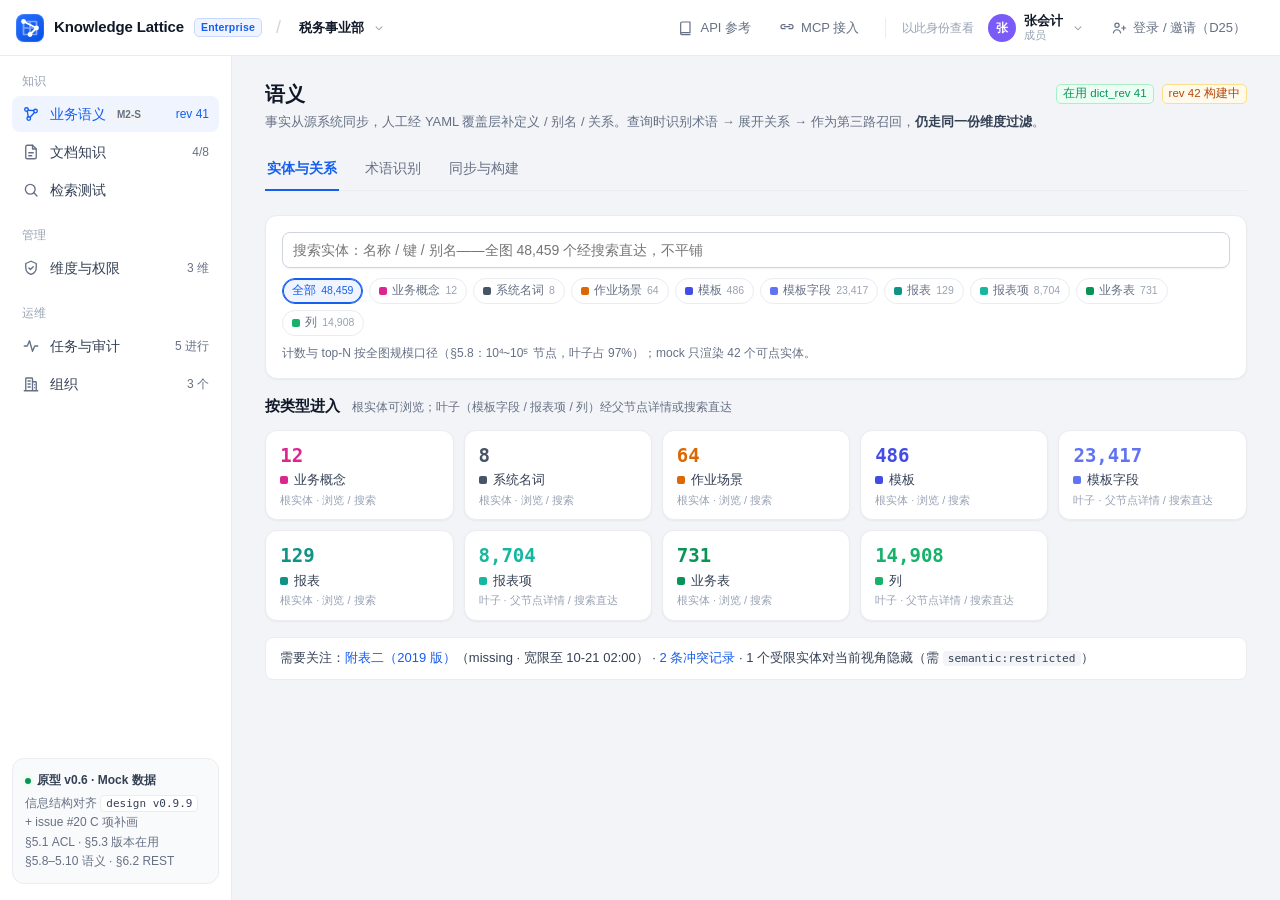
<file: prototype/index.html>
<!doctype html>
<html lang="zh-CN">
<head>
<meta charset="utf-8">
<meta name="viewport" content="width=device-width, initial-scale=1">
<!-- v0.6（2026-11-03）：非决策变更——C 项补画（组织管理/成员/维度取值 CRUD/五源同步/运维面板/MCP 接入）+ 任务面口径，D 编号与冻结结论不动（issue #20） -->
<title>Knowledge Lattice · 企业知识层控制台（原型 v0.6）</title>
<style>
/* ==========================================================================
   Knowledge Lattice 控制台原型 v0.6 —— 企业 SaaS 视觉：浅灰底 + 白色卡片 + 品牌蓝
   信息结构对齐 design v0.9.9 + issue #20 C 项补画：§5.1 维度 ACL / §5.3 版本在用 / §5.4 区分度 / §5.8~5.10 语义层 / §6.2 REST
   ========================================================================== */
:root {
  /* 表面与描边（变量名沿用，值为 SaaS 灰阶） */
  --paper:   #FFFFFF;
  --paper-2: #F9FAFB;
  --paper-3: #F2F4F7;
  --rule:    #EAECF0;
  --rule-2:  #D0D5DD;
  --bg:      #F2F4F7;
  /* 文字 */
  --ink:     #101828;
  --ink-2:   #344054;
  --ink-3:   #667085;
  --ink-4:   #98A2B3;
  /* 品牌主色（原 seal 变量 → 品牌蓝） */
  --seal:    #155EEF;
  --seal-2:  #004EEB;
  --seal-w:  #EFF4FF;
  --seal-b:  #C7D7FE;
  /* 语义色 */
  --danger:  #D92D20; --danger-2: #B42318; --danger-w: #FEF3F2; --danger-b: #FECDCA;
  --moss:    #079455; --moss-w: #ECFDF3; --moss-b: #ABEFC6;
  --amber:   #DC6803; --amber-w: #FFFAEB; --amber-b: #FEDF89;
  --slate-w: #F2F4F7;
  /* 维度色 */
  --d0: #175CD3; --d0w: #EFF8FF;
  --d1: #6927DA; --d1w: #F4F3FF;
  --d2: #0E7090; --d2w: #ECFDFF;
  --d3: #C4320A; --d3w: #FFF6ED;
  /* 实体类型色 */
  --t-concept: #DD2590;
  --t-system: #475467;
  --t-scenario: #DC6803;
  --t-template: #444CE7;
  --t-template_field: #6172F3;
  --t-report: #0E9384;
  --t-report_item: #15B79E;
  --t-table: #079455;
  --t-column: #17B26A;

  --sans: -apple-system, "PingFang SC", "Segoe UI", "Microsoft YaHei", sans-serif;
  --serif: var(--sans);
  --mono: "SFMono-Regular", Menlo, Consolas, monospace;

  --sh-xs: 0 1px 2px rgba(16, 24, 40, .05);
  --sh-sm: 0 1px 3px rgba(16, 24, 40, .08), 0 1px 2px rgba(16, 24, 40, .04);
  --sh-lg: 0 12px 16px -4px rgba(16, 24, 40, .08), 0 4px 6px -2px rgba(16, 24, 40, .03);
  --r: 8px; --r-lg: 12px;

  --s1: 4px; --s2: 8px; --s3: 12px; --s4: 16px; --s5: 24px; --s6: 32px; --s7: 48px; --s8: 72px;
  --ease: cubic-bezier(0.22, 1, 0.36, 1);
  --rail: 232px;
  --top: 56px;
}
* { box-sizing: border-box; margin: 0; padding: 0; }
html { font-size: 14px; }
body {
  font-family: var(--sans); color: var(--ink); background: var(--bg);
  line-height: 1.5; -webkit-font-smoothing: antialiased; font-feature-settings: "tnum" 1, "cv11" 1;
}
button, input, select, textarea { font: inherit; color: inherit; }
button { cursor: pointer; background: none; border: 0; }
code, .mono { font-family: var(--mono); font-size: 0.86em; }
code { background: var(--paper-3); padding: 1px 5px; border-radius: 4px; color: var(--ink-2); }
:focus-visible { outline: 2px solid var(--seal-b); outline-offset: 1px; }
::selection { background: var(--seal-w); }
svg.ic { width: 16px; height: 16px; flex: none; stroke: currentColor; fill: none; stroke-width: 1.8; stroke-linecap: round; stroke-linejoin: round; }

/* ---------------- 骨架：顶栏 + 侧栏 + 内容区 ---------------- */
.app {
  display: grid; grid-template-columns: var(--rail) 1fr; grid-template-rows: var(--top) 1fr;
  grid-template-areas: "top top" "rail main"; min-height: 100vh;
}
.topbar {
  grid-area: top; position: sticky; top: 0; z-index: 40; height: var(--top);
  display: flex; align-items: center; gap: var(--s2); padding: 0 var(--s5) 0 var(--s4);
  background: var(--paper); border-bottom: 1px solid var(--rule);
}
.brand { display: flex; align-items: center; gap: 10px; min-width: calc(var(--rail) - var(--s4)); flex: none; padding-right: var(--s3); }
.seal { width: 28px; height: 28px; flex: none; display: grid; place-items: center; border-radius: 8px;
  background: linear-gradient(140deg, #2970FF 0%, #155EEF 55%, #004EEB 100%); box-shadow: var(--sh-xs), inset 0 0 0 1px rgba(255,255,255,.12); }
.seal svg { width: 26px; height: 26px; }
.brand-name { font-weight: 700; font-size: 15px; letter-spacing: -0.01em; color: var(--ink); white-space: nowrap; }
.brand-sub { font-size: 10.5px; font-weight: 600; color: var(--seal); background: var(--seal-w); border: 1px solid var(--seal-b);
  padding: 0 6px; border-radius: 5px; line-height: 17px; letter-spacing: .02em; }
.tb-sep { color: var(--rule-2); font-size: 18px; font-weight: 300; margin: 0 2px 0 -6px; }
.tb-spacer { flex: 1; }
.tb-link { display: inline-flex; align-items: center; gap: 6px; height: 32px; padding: 0 10px; border-radius: var(--r); color: var(--ink-3); font-size: 13px; font-weight: 500; }
.tb-link:hover { background: var(--paper-3); color: var(--ink-2); }
.tb-div { width: 1px; height: 20px; background: var(--rule); margin: 0 var(--s2); }
.tb-lens { display: flex; align-items: center; gap: 6px; }
.tb-lens .rail-label { margin: 0; padding: 0; font-size: 12px; letter-spacing: 0; color: var(--ink-4); white-space: nowrap; }

.rail {
  grid-area: rail; position: sticky; top: var(--top); height: calc(100vh - var(--top)); overflow: auto;
  background: var(--paper); border-right: 1px solid var(--rule);
  display: flex; flex-direction: column; padding: var(--s3) var(--s3) var(--s4);
}
.rail-label { font-size: 12px; font-weight: 500; color: var(--ink-4); padding: 0 var(--s2); margin: var(--s4) 0 6px; }
.picker { position: relative; }
.picker-btn {
  display: flex; align-items: center; gap: var(--s2); text-align: left; height: 36px;
  padding: 0 var(--s2); border-radius: var(--r); transition: background .15s;
}
.picker-btn:hover, .picker-btn[aria-expanded="true"] { background: var(--paper-3); }
.picker-btn .pk-main { min-width: 0; display: flex; flex-direction: column; line-height: 1.2; }
.picker-btn .pk-t { font-weight: 600; font-size: 13px; color: var(--ink); white-space: nowrap; overflow: hidden; text-overflow: ellipsis; max-width: 180px; }
.picker-btn .pk-s { font-size: 11px; color: var(--ink-4); }
.picker-btn .caret { color: var(--ink-4); display: inline-flex; }
.avatar { width: 28px; height: 28px; border-radius: 50%; display: grid; place-items: center; font-size: 12px; font-weight: 600; color: #fff; flex: none; }
.menu {
  position: absolute; left: 0; top: calc(100% + 6px); z-index: 60; min-width: 280px;
  background: var(--paper); border: 1px solid var(--rule); border-radius: var(--r-lg); padding: var(--s1);
  box-shadow: var(--sh-lg);
  opacity: 0; transform: translateY(-4px); pointer-events: none; transition: opacity .16s var(--ease), transform .16s var(--ease);
}
#lensPicker .menu { left: auto; right: 0; }
.menu.open { opacity: 1; transform: none; pointer-events: auto; }
.menu-item { width: 100%; text-align: left; padding: 8px 10px; border-radius: 6px; display: flex; gap: var(--s2); align-items: center; font-size: 13px; color: var(--ink-2); }
.menu-item:hover { background: var(--paper-2); }
.menu-item.on { background: var(--seal-w); color: var(--seal); font-weight: 500; }
.menu-item small { color: var(--ink-4); font-size: 12px; margin-left: auto; font-weight: 400; }
.menu-note { font-size: 12px; color: var(--ink-3); padding: 8px 10px; border-top: 1px solid var(--rule); margin-top: var(--s1); line-height: 1.5; }

.nav { display: flex; flex-direction: column; gap: 2px; }
.nav-group { font-size: 12px; font-weight: 500; color: var(--ink-4); padding: 0 10px; margin: var(--s4) 0 4px; }
.nav-group:first-child { margin-top: var(--s1); }
.nav-item {
  display: grid; grid-template-columns: 18px 1fr auto; align-items: center; gap: 10px; height: 36px;
  padding: 0 10px; border-radius: var(--r); text-align: left; color: var(--ink-2); font-weight: 500; font-size: 14px;
  transition: background .15s, color .15s;
}
.nav-item .ni-k { color: var(--ink-3); display: inline-flex; }
.nav-item .ni-k svg { width: 18px; height: 18px; }
.nav-item .ni-c { font-size: 12px; color: var(--ink-3); font-weight: 500; }
.nav-item:hover { background: var(--paper-3); color: var(--ink); }
.nav-item.on { background: var(--seal-w); color: var(--seal); }
.nav-item.on .ni-k { color: var(--seal); }
.nav-item.on .ni-c { color: var(--seal); }
.nav-tag { font-size: 10px; font-weight: 600; padding: 0 5px; border-radius: 4px; background: var(--paper-3); color: var(--ink-3); margin-left: 6px; vertical-align: 1px; line-height: 16px; display: inline-block; }
.rail-foot { margin-top: auto; padding: var(--s3); font-size: 12px; color: var(--ink-3); line-height: 1.6;
  background: var(--paper-2); border: 1px solid var(--rule); border-radius: var(--r-lg); }
.rail-foot .rf-h { display: flex; align-items: center; gap: 6px; font-weight: 600; color: var(--ink-2); margin-bottom: 4px; }
.rail-foot .rf-h i { width: 6px; height: 6px; border-radius: 50%; background: var(--moss); box-shadow: 0 0 0 3px var(--moss-w); }
.rail-foot code { font-size: 11px; background: var(--paper); border: 1px solid var(--rule); }

main { grid-area: main; min-width: 0; padding: var(--s5) clamp(20px, 2.6vw, 40px) var(--s8); }
.view { animation: viewIn .3s var(--ease) both; }
@keyframes viewIn { from { opacity: 0; transform: translateY(4px); } to { opacity: 1; transform: none; } }

/* ---------------- 页头 ---------------- */
.head { display: grid; grid-template-columns: minmax(0, 1fr) auto; column-gap: var(--s5); row-gap: 4px; align-items: center; margin-bottom: var(--s5); }
.head h1 { grid-column: 1; font-weight: 600; font-size: 20px; line-height: 28px; letter-spacing: -0.01em; color: var(--ink); }
.head .lede { grid-column: 1 / -1; color: var(--ink-3); font-size: 13px; line-height: 20px; }
.head .lede b { color: var(--ink-2); font-weight: 600; }
.head .head-act { grid-column: 2; grid-row: 1; display: flex; gap: var(--s2); align-items: center; }
.sub-tabs { display: flex; gap: var(--s5); margin: calc(-1 * var(--s2)) 0 var(--s5); border-bottom: 1px solid var(--rule); }
.sub-tab { padding: 10px 2px; color: var(--ink-3); border-bottom: 2px solid transparent; margin-bottom: -1px; font-weight: 500; font-size: 14px; }
.sub-tab:hover { color: var(--ink-2); }
.sub-tab.on { color: var(--seal); border-color: var(--seal); font-weight: 600; }
.sec-title { font-weight: 600; font-size: 15px; color: var(--ink); margin: var(--s6) 0 var(--s3); display: flex; align-items: baseline; gap: var(--s3); }
.sec-title:first-child { margin-top: 0; }
.sec-title small { font-weight: 400; font-size: 12px; color: var(--ink-3); }

/* ---------------- 通用元件 ---------------- */
.btn {
  display: inline-flex; align-items: center; justify-content: center; gap: 6px; height: 32px; padding: 0 14px; border-radius: var(--r);
  background: var(--seal); color: #fff; font-weight: 500; font-size: 13px; white-space: nowrap;
  box-shadow: var(--sh-xs); transition: background .15s, box-shadow .15s;
}
.btn:hover { background: var(--seal-2); }
.btn:active { box-shadow: 0 0 0 3px var(--seal-w); }
.btn.seal-btn { background: var(--seal); } .btn.seal-btn:hover { background: var(--seal-2); }
.btn.danger-btn { background: var(--danger); } .btn.danger-btn:hover { background: var(--danger-2); }
.btn.ghost { background: var(--paper); color: var(--ink-2); box-shadow: var(--sh-xs), inset 0 0 0 1px var(--rule-2); }
.btn.ghost:hover { background: var(--paper-2); color: var(--ink); }
.btn.sm { height: 28px; padding: 0 10px; font-size: 12px; border-radius: 6px; }
.btn[disabled] { background: var(--paper-3); color: var(--ink-4); cursor: not-allowed; box-shadow: none; }
.btn .kbd { background: rgba(255,255,255,.18); border-color: rgba(255,255,255,.35) !important; color: #fff !important; }
.link { color: var(--seal); font-weight: 500; text-align: left; }
.link:hover { color: var(--seal-2); text-decoration: underline; text-underline-offset: 3px; }
.muted { color: var(--ink-3); }
.tiny { font-size: 12px; }
.sel, .inp {
  height: 32px; padding: 0 10px; border: 1px solid var(--rule-2); border-radius: var(--r); background: var(--paper); min-width: 0;
  box-shadow: var(--sh-xs); font-size: 13px; transition: border-color .15s, box-shadow .15s;
}
.inp:hover, .sel:hover { border-color: var(--ink-4); }
.inp:focus, .sel:focus { outline: none; border-color: var(--seal); box-shadow: 0 0 0 3px var(--seal-w); }

.chip {
  display: inline-flex; align-items: center; gap: 4px; padding: 0 7px; border-radius: 6px; height: 22px;
  font-size: 12px; font-weight: 500; white-space: nowrap; background: var(--slate-w); color: var(--ink-2);
}
.chip .ck { font-family: var(--mono); font-size: 10.5px; opacity: 0.7; font-weight: 400; }
.chip.d0 { background: var(--d0w); color: var(--d0); } .chip.d1 { background: var(--d1w); color: var(--d1); }
.chip.d2 { background: var(--d2w); color: var(--d2); } .chip.d3 { background: var(--d3w); color: var(--d3); }
.chip.empty { background: transparent; color: var(--ink-4); border: 1px dashed var(--rule-2); font-weight: 400; }
.chips { display: flex; flex-wrap: wrap; gap: 4px; }
.pill { display: inline-flex; align-items: center; gap: 6px; height: 22px; padding: 0 8px 0 7px; border-radius: 11px;
  font-size: 12px; font-weight: 500; white-space: nowrap; background: var(--paper-3); color: var(--ink-2); }
.pill::before { content: ""; width: 6px; height: 6px; border-radius: 50%; background: var(--ink-4); flex: none; }
.pill.ok { background: var(--moss-w); color: var(--moss); } .pill.ok::before { background: var(--moss); }
.pill.run { background: var(--seal-w); color: var(--seal); } .pill.run::before { background: var(--seal); animation: pulse 1.4s ease-in-out infinite; }
.pill.bad { background: var(--danger-w); color: var(--danger-2); } .pill.bad::before { background: var(--danger); }
.pill.idle { background: var(--paper-3); color: var(--ink-3); } .pill.idle::before { background: transparent; box-shadow: inset 0 0 0 1.5px var(--ink-4); }
@keyframes pulse { 50% { opacity: 0.3; } }
.tag { display: inline-flex; align-items: center; font-size: 11.5px; font-weight: 500; height: 20px; padding: 0 6px; border-radius: 5px;
  border: 1px solid var(--rule); background: var(--paper-2); color: var(--ink-3); white-space: nowrap; }
.tag.seal { border-color: var(--danger-b); background: var(--danger-w); color: var(--danger-2); }
.tag.moss { border-color: var(--moss-b); background: var(--moss-w); color: var(--moss); }
.tag.amber { border-color: var(--amber-b); background: var(--amber-w); color: #B54708; }
.kbd { font-family: var(--mono); font-size: 11px; padding: 0 5px; border: 1px solid var(--rule-2); border-radius: 4px; color: var(--ink-3); line-height: 16px; }

/* 数据表（卡片化） */
.ledger { width: 100%; border-collapse: separate; border-spacing: 0; background: var(--paper);
  border: 1px solid var(--rule); border-radius: var(--r-lg); box-shadow: var(--sh-xs); overflow: hidden; }
.ledger th {
  text-align: left; font-weight: 500; font-size: 12px; color: var(--ink-3); background: var(--paper-2);
  padding: 10px var(--s4); border-bottom: 1px solid var(--rule); white-space: nowrap;
}
.ledger td { padding: var(--s3) var(--s4); border-bottom: 1px solid var(--rule); vertical-align: top; font-size: 13px; }
.ledger tbody tr:last-child td { border-bottom: 0; }
.ledger tbody tr { transition: background .12s; }
.ledger tbody tr.clickable { cursor: pointer; }
.ledger tbody tr.clickable:hover { background: var(--paper-2); }
.ledger tbody tr.on { background: var(--seal-w); }
.ledger tbody tr.on td:first-child { box-shadow: inset 2px 0 0 var(--seal); }
.ledger .num { text-align: right; font-variant-numeric: tabular-nums; }
.ledger .t-title { font-weight: 500; color: var(--ink); }
.ledger .t-sub { font-size: 12px; color: var(--ink-3); margin-top: 2px; }
.pane .ledger, .passthru .ledger { border: 0; border-radius: 0; box-shadow: none; }

.note {
  font-size: 13px; color: var(--ink-2); padding: 10px 14px; background: var(--paper);
  border: 1px solid var(--rule); border-radius: var(--r); margin-top: var(--s4); line-height: 1.6;
}
.note b { color: var(--ink); font-weight: 600; }
.note.seal { background: var(--danger-w); border-color: var(--danger-b); color: var(--danger-2); }
.note.seal b { color: var(--danger-2); }
.note.moss { background: var(--moss-w); border-color: var(--moss-b); color: #067647; }
.note.moss b { color: #067647; }
.note.amber { background: var(--amber-w); border-color: var(--amber-b); color: #93370D; }
.note.amber b { color: #93370D; }

.split { display: grid; grid-template-columns: minmax(0, 1fr) 380px; gap: var(--s5); align-items: start; }
.pane { position: sticky; top: calc(var(--top) + var(--s5)); background: var(--paper); border: 1px solid var(--rule); border-radius: var(--r-lg);
  box-shadow: var(--sh-xs); padding: var(--s5); min-height: 240px; max-height: calc(100vh - var(--top) - 48px); overflow: auto; }
.pane h2 { font-size: 16px; font-weight: 600; line-height: 1.4; color: var(--ink); }
.pane .kv { display: grid; grid-template-columns: 76px 1fr; gap: 6px var(--s3); font-size: 13px; margin-top: var(--s3); }
.pane .kv dt { color: var(--ink-3); }
.pane-sec { margin-top: var(--s5); padding-top: var(--s4); border-top: 1px solid var(--rule); }
.pane-sec > .ps-h { font-size: 12px; font-weight: 600; color: var(--ink-3); margin-bottom: var(--s2); display: flex; align-items: center; gap: var(--s2); }
.teach { color: var(--ink-3); font-size: 13px; line-height: 1.75; }
.teach ol { padding-left: 1.2em; margin-top: var(--s2); }
.teach b { color: var(--ink); font-weight: 600; }

/* ---------------- 文档页 ---------------- */
.drawer { display: grid; grid-template-rows: 0fr; transition: grid-template-rows .35s var(--ease); }
.drawer.open { grid-template-rows: 1fr; }
.drawer > .dr-in { overflow: hidden; }
.upload {
  border: 1px solid var(--rule); border-radius: var(--r-lg); padding: var(--s5); margin-bottom: var(--s5);
  display: grid; grid-template-columns: 1fr 1fr; gap: var(--s4) var(--s6); background: var(--paper); box-shadow: var(--sh-sm);
}
.upload .u-row { display: grid; grid-template-columns: 96px 1fr; gap: var(--s3); align-items: start; }
.upload .u-row > label { color: var(--ink-2); padding-top: 5px; font-size: 13px; font-weight: 500; }
.req { color: var(--danger); margin-left: 2px; }
.opt { width: 100%; }
.vchip {
  height: 28px; padding: 0 10px; border-radius: 6px; font-size: 13px; border: 1px solid var(--rule-2); background: var(--paper); color: var(--ink-2);
  transition: background .12s, border-color .12s, color .12s;
}
.vchip:hover:not([disabled]) { border-color: var(--seal-b); color: var(--seal); }
.vchip.on { background: var(--seal-w); color: var(--seal); border-color: var(--seal); font-weight: 500; }
.vchip[disabled] { color: var(--ink-4); background: var(--paper-2); border-style: dashed; cursor: not-allowed; text-decoration: line-through; text-decoration-color: var(--rule-2); }
.u-foot { grid-column: 1 / -1; display: flex; align-items: center; gap: var(--s3); border-top: 1px solid var(--rule); padding-top: var(--s4); }
.filebox { border: 1px dashed var(--rule-2); border-radius: var(--r); padding: var(--s3); display: flex; gap: var(--s3); align-items: center; background: var(--paper-2); }
.filebox .inp { flex: 1; background: var(--paper); }

.toolbar { display: flex; align-items: center; gap: var(--s2); margin-bottom: var(--s3); flex-wrap: wrap; }
.seg { display: inline-flex; background: var(--paper-3); border-radius: var(--r); padding: 2px; gap: 2px; }
.seg button { height: 28px; padding: 0 12px; font-size: 13px; font-weight: 500; color: var(--ink-3); border-radius: 6px; }
.seg button:hover { color: var(--ink-2); }
.seg button.on { background: var(--paper); color: var(--ink); box-shadow: var(--sh-sm); }
.seg button.seg-add { color: var(--ink-4); padding: 0 12px; }
.seg button.seg-add:hover { color: var(--seal); background: var(--paper); }
.seg button.seg-add.on { background: var(--paper); color: var(--seal); box-shadow: var(--sh-sm); font-weight: 500; }

.ver { display: flex; flex-direction: column; gap: 4px; font-size: 12px; }
.ver .vl { display: flex; align-items: center; gap: 6px; white-space: nowrap; }
.ver .vn { font-family: var(--mono); font-size: 11px; color: var(--ink-3); min-width: 20px; }
.lens-dot { width: 10px; height: 10px; border-radius: 50%; display: inline-block; vertical-align: middle; }
.lens-dot.y { background: var(--moss); box-shadow: 0 0 0 3px var(--moss-w); }
.lens-dot.n { box-shadow: inset 0 0 0 2px var(--danger); }
.lens-dot.x { background: repeating-linear-gradient(45deg, var(--ink-4) 0 2px, transparent 2px 4px); }

.stages { display: flex; gap: 3px; margin: var(--s2) 0 4px; }
.stages i { flex: 1; height: 4px; background: var(--paper-3); border-radius: 2px; position: relative; overflow: hidden; }
.stages i.done { background: var(--seal); }
.stages i.cur { background: var(--seal-w); }
.stages i.cur::after { content: ""; position: absolute; inset: 0; background: var(--seal); opacity: .55; transform-origin: left; animation: grow 1.6s var(--ease) infinite; }
@keyframes grow { from { transform: scaleX(0); } to { transform: scaleX(1); } }
.stage-labels { display: flex; gap: 3px; font-size: 11px; color: var(--ink-3); }
.stage-labels span { flex: 1; }

.flag { padding: var(--s3) 0; border-bottom: 1px solid var(--rule); }
.flag:last-child { border-bottom: 0; }
.flag q { display: block; font-size: 13px; color: var(--ink); background: var(--paper-2); border-radius: 6px; padding: 6px 10px; quotes: "“" "”"; margin: 4px 0 8px; }
.flag .f-act { display: flex; gap: var(--s2); align-items: center; flex-wrap: wrap; }
.flag.resolved { opacity: 0.5; }

.why { display: flex; flex-direction: column; gap: 8px; font-size: 13px; }
.why .w-row { display: grid; grid-template-columns: 18px 88px 1fr; gap: var(--s2); align-items: start; }
.why .w-ic { font-weight: 700; text-align: center; width: 18px; height: 18px; line-height: 18px; border-radius: 50%; font-size: 11px; }
.why .w-ic.y { color: var(--moss); background: var(--moss-w); } .why .w-ic.n { color: var(--danger); background: var(--danger-w); } .why .w-ic.s { color: var(--ink-4); background: var(--paper-3); }
.why .w-k { color: var(--ink-2); font-weight: 500; }
.why .w-v { color: var(--ink-3); }

/* ---------------- 检索页 ---------------- */
.qbar { display: flex; align-items: center; gap: var(--s2); background: var(--paper); border: 1px solid var(--rule-2); border-radius: var(--r-lg);
  padding: 6px 6px 6px 14px; margin-bottom: var(--s3); box-shadow: var(--sh-sm); transition: border-color .15s, box-shadow .15s; }
.qbar:focus-within { border-color: var(--seal); box-shadow: 0 0 0 4px var(--seal-w); }
.qbar::before { content: ""; width: 18px; height: 18px; flex: none; background: var(--ink-4);
  -webkit-mask: url("data:image/svg+xml,%3Csvg xmlns='http://www.w3.org/2000/svg' viewBox='0 0 24 24' fill='none' stroke='black' stroke-width='2' stroke-linecap='round'%3E%3Ccircle cx='11' cy='11' r='7'/%3E%3Cpath d='m20 20-3.5-3.5'/%3E%3C/svg%3E") center/contain no-repeat;
          mask: url("data:image/svg+xml,%3Csvg xmlns='http://www.w3.org/2000/svg' viewBox='0 0 24 24' fill='none' stroke='black' stroke-width='2' stroke-linecap='round'%3E%3Ccircle cx='11' cy='11' r='7'/%3E%3Cpath d='m20 20-3.5-3.5'/%3E%3C/svg%3E") center/contain no-repeat; }
.qbar input { flex: 1; border: 0; background: transparent; font-size: 15px; height: 36px; outline: none; min-width: 0; }
.qbar input::placeholder { color: var(--ink-4); }
.qbar .btn { height: 36px; padding: 0 16px; }
.qopts { display: flex; gap: var(--s4); align-items: center; flex-wrap: wrap; font-size: 13px; color: var(--ink-2); margin-bottom: var(--s4); }
.qopts label { display: inline-flex; align-items: center; gap: 6px; }
.switch { display: inline-flex; align-items: center; gap: 8px; cursor: pointer; user-select: none; }
.switch input { appearance: none; width: 32px; height: 18px; border-radius: 9px; background: var(--rule-2); position: relative; transition: background .2s; cursor: pointer; flex: none; }
.switch input::after { content: ""; position: absolute; width: 14px; height: 14px; top: 2px; left: 2px; border-radius: 50%; background: #fff; box-shadow: 0 1px 2px rgba(16,24,40,.2); transition: transform .2s var(--ease); }
.switch input:checked { background: var(--seal); }
.switch input:checked::after { transform: translateX(14px); }
.suggest { display: flex; gap: 6px; flex-wrap: wrap; align-items: center; }
.suggest button { font-size: 12px; height: 26px; padding: 0 10px; border-radius: 13px; background: var(--paper); border: 1px solid var(--rule); color: var(--ink-2); }
.suggest button:hover { color: var(--seal); border-color: var(--seal-b); background: var(--seal-w); }

.annot { font-size: 14px; line-height: 2.2; }
.annot mark { background: none; border-bottom: 2px solid currentColor; padding: 0 1px; color: inherit; position: relative; }
.annot mark .mt { position: absolute; left: 0; top: -1.15em; font-size: 10px; font-weight: 600; line-height: 1; white-space: nowrap; }
.annot mark.L2 { border-bottom-style: dotted; }
.annot mark.L3 { border-bottom-style: dashed; }

.hits { display: flex; flex-direction: column; background: var(--paper); border: 1px solid var(--rule); border-radius: var(--r-lg); box-shadow: var(--sh-xs); padding: 0 var(--s4); }
.hit { display: grid; grid-template-columns: 36px 1fr; gap: var(--s3); padding: var(--s4) 0; border-bottom: 1px solid var(--rule); animation: viewIn .3s var(--ease) both; }
.hit:last-child { border-bottom: 0; }
.hit .h-rank { width: 26px; height: 26px; border-radius: 7px; display: grid; place-items: center; font-weight: 600; font-size: 12px; background: var(--paper-3); color: var(--ink-3); }
.hit:first-child .h-rank { background: var(--seal-w); color: var(--seal); }
.hit .h-text { font-size: 14px; line-height: 1.7; color: var(--ink); }
.hit .h-text em { font-style: normal; background: #FEF0C7; border-radius: 2px; padding: 0 1px; }
.hit .h-meta { display: flex; flex-wrap: wrap; gap: var(--s2) var(--s3); align-items: center; margin-top: var(--s2); font-size: 12px; color: var(--ink-3); }
.hit .h-src { color: var(--ink-2); font-weight: 500; }
.routes { display: inline-flex; gap: 3px; }
.route { font-family: var(--mono); font-size: 10.5px; height: 18px; line-height: 18px; padding: 0 5px; border-radius: 4px; background: var(--paper-3); color: var(--ink-4); }
.route.on { background: var(--seal-w); color: var(--seal); }
.route.ent.on { background: #EEF4FF; color: var(--t-template); }
.score-bar { width: 64px; height: 6px; background: var(--paper-3); border-radius: 3px; overflow: hidden; display: inline-block; vertical-align: middle; }
.score-bar i { display: block; height: 100%; background: var(--seal); border-radius: 3px; }

.funnel { display: flex; flex-direction: column; gap: var(--s3); }
.fn-row { display: grid; grid-template-columns: 64px 1fr 56px; gap: var(--s2); align-items: center; font-size: 12px; color: var(--ink-2); }
.fn-bar { height: 16px; background: var(--paper-3); border-radius: 4px; position: relative; overflow: hidden; }
.fn-bar .fb-all { position: absolute; inset: 0 auto 0 0; background: var(--danger-w); background-image: repeating-linear-gradient(45deg, transparent 0 3px, rgba(217, 45, 32, .18) 3px 5px); transition: width .5s var(--ease); }
.fn-bar .fb-ok { position: absolute; inset: 0 auto 0 0; background: var(--seal); border-radius: 4px; transition: width .5s var(--ease); }
.fn-row .fn-n { text-align: right; font-variant-numeric: tabular-nums; color: var(--ink-2); font-weight: 500; }
.sql { font-family: var(--mono); font-size: 12px; line-height: 1.65; white-space: pre; overflow-x: auto; background: var(--paper-2); border: 1px solid var(--rule); color: var(--ink-2); padding: var(--s3) var(--s4); border-radius: var(--r); margin-top: var(--s2); }
.sql .c { color: var(--ink-4); }
.sql .k { color: var(--seal); font-weight: 500; }
details > summary { cursor: pointer; list-style: none; font-size: 13px; color: var(--ink-2); font-weight: 500; }
details > summary::-webkit-details-marker { display: none; }
details > summary::before { content: "›"; display: inline-block; width: 12px; color: var(--ink-4); transition: transform .15s; }
details[open] > summary::before { transform: rotate(90deg); }

/* ---------------- 权限页：授权格 ---------------- */
.lattice-wrap { overflow-x: auto; border: 1px solid var(--rule); border-radius: var(--r-lg); background: var(--paper); box-shadow: var(--sh-xs); }
.lattice { border-collapse: separate; border-spacing: 0; font-size: 13px; min-width: 100%; }
.lattice th, .lattice td { padding: 0; }
.lattice thead th { font-weight: 500; color: var(--ink-2); padding: 8px; text-align: center; border-bottom: 1px solid var(--rule); white-space: nowrap; background: var(--paper-2); }
.lattice thead tr:first-child th { font-size: 12px; color: var(--ink-3); }
.lattice thead th.dg { border-left: 1px solid var(--rule); }
.lattice thead th.vh { font-size: 12px; }
.lattice thead th.vh .ck { display: block; font-family: var(--mono); font-size: 10.5px; color: var(--ink-4); font-weight: 400; }
.lattice tbody th { text-align: left; font-weight: 500; padding: 10px 16px; border-bottom: 1px solid var(--rule); white-space: nowrap; position: sticky; left: 0; background: var(--paper); z-index: 1; }
.lattice tbody td { text-align: center; border-bottom: 1px solid var(--rule); padding: 8px 4px; }
.lattice tbody tr:last-child th, .lattice tbody tr:last-child td { border-bottom: 0; }
.lattice tbody tr:hover th, .lattice tbody tr:hover td { background: var(--paper-2); }
.lattice tbody td.dg { border-left: 1px solid var(--rule); }
.lattice tr.expired th, .lattice tr.expired td { opacity: 0.45; }
.cellbtn {
  width: 20px; height: 20px; border-radius: 5px; box-shadow: inset 0 0 0 1px var(--rule-2); background: var(--paper); position: relative; vertical-align: middle;
  transition: background .15s var(--ease), transform .15s var(--ease), box-shadow .15s;
}
.cellbtn:hover:not([disabled]) { box-shadow: inset 0 0 0 1.5px var(--seal); background: var(--seal-w); }
.cellbtn.on { background: var(--seal); box-shadow: none; }
.cellbtn.on::after { content: ""; position: absolute; left: 6.5px; top: 3.5px; width: 5px; height: 9px; border: solid #fff; border-width: 0 2px 2px 0; transform: rotate(45deg); }
.cellbtn.sync { background: repeating-linear-gradient(135deg, var(--ink-4) 0 2px, var(--paper-3) 2px 5px); box-shadow: none; cursor: not-allowed; }
.cellbtn.sync::after { display: none; }
.cellbtn.sync-off { cursor: not-allowed; background: var(--paper-2); }
.cellbtn.pop { animation: pop .3s var(--ease); }
@keyframes pop { 40% { transform: scale(1.2); } }
.cellbtn[disabled] { cursor: not-allowed; }
.legend { display: flex; gap: var(--s4); flex-wrap: wrap; font-size: 12px; color: var(--ink-3); margin-top: var(--s3); align-items: center; }
.legend .lg { display: inline-flex; gap: 6px; align-items: center; }
.legend .cellbtn { width: 14px; height: 14px; pointer-events: none; border-radius: 4px; }
.legend .cellbtn.on::after { left: 4.5px; top: 2px; width: 3.5px; height: 7px; border-width: 0 1.5px 1.5px 0; }

.dims-ledger td .vals { display: flex; flex-wrap: wrap; gap: 4px; }
.dims-ledger tr.retired td { color: var(--ink-4); background: var(--paper-2); }
.dims-ledger tr.retired .chip { opacity: 0.55; }
.v-off { text-decoration: line-through; opacity: 0.6; }
.confirm { margin-top: var(--s2); padding: var(--s3); border: 1px solid var(--danger-b); border-radius: var(--r); background: var(--danger-w); color: #912018; font-size: 13px; animation: viewIn .25s var(--ease); }
.confirm .cf-act { display: flex; gap: var(--s2); margin-top: var(--s2); }

.vis-grid { border-collapse: separate; border-spacing: 0; font-size: 13px; background: var(--paper); border: 1px solid var(--rule); border-radius: var(--r-lg); box-shadow: var(--sh-xs); overflow: hidden; }
.vis-grid th { font-weight: 500; color: var(--ink-2); padding: 8px 10px; white-space: nowrap; text-align: center; border-bottom: 1px solid var(--rule); background: var(--paper-2); font-size: 12px; }
.vis-grid th.dn { text-align: left; font-weight: 500; color: var(--ink); max-width: 320px; overflow: hidden; text-overflow: ellipsis; background: var(--paper); font-size: 13px; padding-left: 16px; }
.vis-grid td { text-align: center; padding: 4px 10px; border-bottom: 1px solid var(--rule); }
.vis-grid tbody tr:last-child th, .vis-grid tbody tr:last-child td { border-bottom: 0; }
.vis-grid td button { width: 28px; height: 28px; border-radius: 8px; display: grid; place-items: center; margin: auto; transition: background .12s; }
.vis-grid td button:hover { background: var(--paper-3); }
.vis-grid td button.sel { box-shadow: 0 0 0 2px var(--seal); background: var(--seal-w); }
.vis-split { display: grid; grid-template-columns: auto minmax(280px, 1fr); gap: var(--s5); align-items: start; }

/* ---------------- 语义页 ---------------- */
/* 实体浏览按规模设计（§5.8：10⁴~10⁵ 节点）：无常驻实体列表——搜索优先 + 类型 facet（全图计数）+ 类型总览落地 + 结果表 top-N */
.ent-toolbar { background: var(--paper); border: 1px solid var(--rule); border-radius: var(--r-lg); box-shadow: var(--sh-xs); padding: var(--s4); }
.ent-chips { display: flex; flex-wrap: wrap; gap: 6px; margin-top: 10px; }
.facet { display: inline-flex; align-items: center; gap: 5px; height: 26px; padding: 0 9px; border-radius: 13px; border: 1px solid var(--rule);
  background: var(--paper); font-size: 11.5px; color: var(--ink-3); white-space: nowrap; }
.facet:hover { border-color: var(--rule-2); color: var(--ink-2); }
.facet.on { border-color: var(--seal); background: var(--seal-w); color: var(--seal); font-weight: 500; box-shadow: inset 0 0 0 1px var(--seal); }
.facet b { font-weight: 500; color: var(--ink-4); font-variant-numeric: tabular-nums; font-size: 10.5px; }
.facet.on b { color: var(--seal); }
.tdot { width: 8px; height: 8px; border-radius: 2px; display: inline-block; flex: none; }
.type-tiles { display: grid; grid-template-columns: repeat(auto-fill, minmax(176px, 1fr)); gap: 10px; }
.type-tile { text-align: left; border: 1px solid var(--rule); border-radius: var(--r-lg); padding: 12px 14px 11px; background: var(--paper);
  box-shadow: var(--sh-xs); display: flex; flex-direction: column; gap: 2px; transition: border-color .15s, box-shadow .15s; }
.type-tile:hover { border-color: var(--seal-b); box-shadow: var(--sh-sm); }
.type-tile .tt-c { font-family: var(--mono); font-size: 19px; font-weight: 600; line-height: 1.35; }
.type-tile .tt-n { font-size: 13px; font-weight: 500; color: var(--ink-2); display: flex; align-items: center; gap: 6px; }
.type-tile .tt-s { font-size: 11px; color: var(--ink-4); }
.ent-detail { background: var(--paper); border: 1px solid var(--rule); border-radius: var(--r-lg); box-shadow: var(--sh-xs); padding: var(--s5); min-width: 0; }
.ent-back { margin-bottom: var(--s4); }
.ledger tr.tr-missing td { color: var(--ink-4); font-style: italic; }
.crumbs { font-size: 12px; margin-bottom: 4px; display: flex; gap: 5px; align-items: baseline; min-width: 0; }
.crumbs .link { font-size: 12px; white-space: nowrap; overflow: hidden; text-overflow: ellipsis; }
.crumbs .sep { color: var(--ink-4); }
.crumbs b { color: var(--ink-3); font-weight: 500; white-space: nowrap; overflow: hidden; text-overflow: ellipsis; }
.ent-head { display: flex; align-items: flex-start; gap: var(--s4); }
.ent-head h2 { font-size: 20px; font-weight: 600; line-height: 1.3; color: var(--ink); }
.ent-type { font-size: 11.5px; font-weight: 600; color: var(--paper); padding: 0 8px; height: 20px; line-height: 20px; border-radius: 5px; display: inline-block; margin-bottom: 6px; }
.ent-key { font-family: var(--mono); font-size: 12px; color: var(--ink-3); margin-top: 4px; }
.ent-cols { display: grid; grid-template-columns: minmax(0, 1.1fr) minmax(0, 1fr); gap: var(--s5); margin-top: var(--s5); }
.defn { font-size: 14px; line-height: 1.75; color: var(--ink-2); }
.defn-k { font-size: 12px; font-weight: 600; color: var(--ink-3); margin: var(--s4) 0 6px; }
.alias { display: inline-flex; gap: 6px; align-items: center; height: 24px; padding: 0 8px; border: 1px solid var(--rule); background: var(--paper-2); border-radius: 6px; font-size: 13px; margin: 0 4px 4px 0; }
.alias .ak { font-size: 10.5px; color: var(--ink-4); font-family: var(--mono); }
.alias.context { border-style: dotted; border-color: var(--rule-2); } .alias.fuzzy_only { border-style: dashed; border-color: var(--rule-2); color: var(--ink-3); background: var(--paper); }
.graph { width: 100%; height: 420px; display: block; border-radius: var(--r-lg); border: 1px solid var(--rule);
  background: radial-gradient(circle, #D0D5DD 1px, transparent 1.2px) 0 0 / 16px 16px, var(--paper-2); }
.graph .edge { stroke-width: 1.4; fill: none; }
.graph .elabel { font-family: var(--mono); font-size: 9px; fill: var(--ink-3); paint-order: stroke; stroke: var(--paper); stroke-width: 3px; stroke-linejoin: round; }
.graph .node { cursor: pointer; }
.graph .node rect { rx: 7px; stroke: var(--paper); stroke-width: 2; filter: drop-shadow(0 1px 2px rgba(16,24,40,.12)); transition: stroke .15s; }
.graph .node text { font-family: var(--sans); font-size: 11px; font-weight: 500; fill: var(--ink); pointer-events: none; }
.graph .node.center text { font-weight: 600; font-size: 12.5px; }
.graph .node:hover rect { stroke: var(--seal); }
.graph .node.missing text { fill: var(--ink-3); font-style: italic; }
.graph .node.more rect { stroke-dasharray: 5 3; }
.graph .node.more text { fill: var(--ink-3); font-weight: 500; }
.graph .node.more:hover rect { stroke-width: 2.5; }
.rel-list { font-size: 13px; }
.rel-list .rl { display: grid; grid-template-columns: 92px 1fr auto; gap: var(--s2); padding: 7px 0; border-bottom: 1px solid var(--rule); align-items: center; }
.rel-list .rl code { color: var(--ink-3); font-size: 11px; }
.rel-list .rl button { text-align: left; color: var(--ink-2); font-weight: 500; }
.rel-list .rl button:hover { color: var(--seal); }
.rel-list .rl.g { grid-template-columns: 1fr auto; padding-left: 4px; }
.rel-list .rl-h { display: flex; align-items: baseline; gap: var(--s2); padding: 10px 0 2px; border-bottom: 1px solid var(--rule); }
.rel-list .rl-h:first-child { padding-top: 0; }
.rel-list .rl-h code { font-size: 11px; }
.rel-more { display: flex; gap: 10px; align-items: baseline; flex-wrap: wrap; padding: 8px 0 0; }
.passthru { border: 1px solid var(--rule); border-radius: var(--r-lg); margin-top: var(--s5); overflow: hidden; }
.passthru .pt-h { display: flex; align-items: center; gap: var(--s3); padding: 10px var(--s4); background: var(--paper-2); border-bottom: 1px solid var(--rule); font-size: 13px; }
.passthru .ledger td, .passthru .ledger th { padding: 8px var(--s4); font-size: 12px; }
.ann-in { width: 100%; min-height: 96px; resize: vertical; font-size: 14px; line-height: 1.7; padding: var(--s3) var(--s4); border: 1px solid var(--rule-2); border-radius: var(--r-lg) var(--r-lg) 0 0; background: var(--paper); box-shadow: var(--sh-xs); }
.ann-in:focus { outline: none; border-color: var(--seal); box-shadow: 0 0 0 3px var(--seal-w); }
.ann-out { padding: var(--s5) var(--s4) var(--s3); border: 1px solid var(--rule); border-top: 0; background: var(--paper); border-radius: 0 0 var(--r-lg) var(--r-lg); margin-top: -4px; }
.layer-key { display: flex; gap: var(--s4); font-size: 12px; color: var(--ink-3); margin-top: var(--s3); flex-wrap: wrap; }
.layer-key span { display: inline-flex; gap: 6px; align-items: center; }
.layer-key i { width: 18px; border-bottom: 2px solid var(--ink-3); display: inline-block; }
.layer-key i.L2 { border-bottom-style: dotted; } .layer-key i.L3 { border-bottom-style: dashed; }

/* ---------------- 运行页 ---------------- */
.lanes { display: grid; grid-template-columns: 1fr 1fr; gap: var(--s5); }
.lanes > section { background: var(--paper); border: 1px solid var(--rule); border-radius: var(--r-lg); box-shadow: var(--sh-xs); padding: var(--s4) var(--s5) var(--s2); }
.lane-h { display: flex; align-items: baseline; gap: var(--s3); padding-bottom: var(--s3); border-bottom: 1px solid var(--rule); margin-bottom: var(--s1); }
.lane-h h3 { font-size: 15px; font-weight: 600; }
.lane-h .tiny { margin-left: auto; }
.ev { display: grid; grid-template-columns: 62px 1fr; gap: var(--s3); padding: 10px 0; border-bottom: 1px solid var(--rule); font-size: 13px; }
.ev:last-child { border-bottom: 0; }
.ev.fresh { animation: fresh 1.6s var(--ease); }
@keyframes fresh { from { background: var(--seal-w); } to { background: transparent; } }
.ev .ev-t { font-family: var(--mono); font-size: 11px; color: var(--ink-4); padding-top: 2px; }
.ev .ev-a { font-family: var(--mono); font-size: 11px; color: var(--ink-3); }
.ev .ev-d { color: var(--ink); margin-top: 2px; }
.ev .ev-m { display: flex; gap: var(--s2); margin-top: 6px; align-items: center; }

/* toast */
.toasts { position: fixed; right: 24px; top: calc(var(--top) + 16px); display: flex; flex-direction: column; gap: 8px; z-index: 80; align-items: flex-end; }
.toast { display: flex; gap: 10px; align-items: flex-start; background: var(--paper); color: var(--ink-2); padding: 12px 16px 12px 14px; border-radius: var(--r-lg); border: 1px solid var(--rule);
  font-size: 13px; box-shadow: var(--sh-lg); animation: toastIn .3s var(--ease) both; max-width: 460px; line-height: 1.55; }
.toast::before { content: "i"; flex: none; width: 18px; height: 18px; border-radius: 50%; background: var(--seal); color: #fff; font-size: 11px; font-weight: 700; display: grid; place-items: center; font-family: Georgia, serif; font-style: italic; margin-top: 1px; }
.toast code { color: var(--seal); background: var(--seal-w); }
.toast.out { animation: toastOut .25s var(--ease) both; }
@keyframes toastIn { from { opacity: 0; transform: translateX(12px); } }
@keyframes toastOut { to { opacity: 0; transform: translateX(8px); } }

.empty { padding: var(--s7) var(--s6); background: var(--paper); border: 1px dashed var(--rule-2); border-radius: var(--r-lg); }
.empty h3 { font-size: 16px; font-weight: 600; margin-bottom: var(--s2); color: var(--ink); }
.empty p { color: var(--ink-3); line-height: 1.75; font-size: 13px; max-width: 640px; }
.empty b { color: var(--ink-2); }

@media (max-width: 1180px) {
  .split { grid-template-columns: 1fr; }
  .pane { position: static; max-height: none; }
  .ent-cols, .lanes, .vis-split { grid-template-columns: 1fr; }
  .tb-link span { display: none; }
}
@media (max-width: 860px) {
  .app { grid-template-columns: 1fr; grid-template-rows: auto auto 1fr; grid-template-areas: "top" "rail" "main"; }
  .topbar { flex-wrap: wrap; height: auto; padding: 8px 12px; }
  .brand { width: auto; }
  .rail { position: static; height: auto; flex-direction: row; overflow-x: auto; padding: 8px 12px; border-right: 0; border-bottom: 1px solid var(--rule); }
  .nav { flex-direction: row; } .nav-group, .rail-foot { display: none; }
  .upload { grid-template-columns: 1fr; }
  .head { grid-template-columns: 1fr; } .head .head-act { grid-column: 1; grid-row: auto; }
}
@media (prefers-reduced-motion: reduce) {
  *, *::before, *::after { animation-duration: 0.01ms !important; animation-iteration-count: 1 !important; transition-duration: 0.01ms !important; }
}
</style>
</head>
<body>
<div class="app">
  <header class="topbar">
    <div class="brand">
      <div class="seal" aria-hidden="true"><svg viewBox="0 0 24 24" fill="none"><path d="M6 6h12M6 12h12M6 18h12M6 6v12M12 6v12M18 6v12" stroke="#fff" stroke-opacity=".45" stroke-width="1.6" stroke-linecap="round"/><circle cx="6" cy="6" r="2.2" fill="#fff"/><circle cx="18" cy="12" r="2.2" fill="#fff"/><circle cx="12" cy="18" r="2.2" fill="#fff"/><path d="M6 6 18 12 12 18" stroke="#fff" stroke-width="1.8" stroke-linecap="round" stroke-linejoin="round"/></svg></div>
      <span class="brand-name">Knowledge Lattice</span><span class="brand-sub">Enterprise</span>
    </div>
    <span class="tb-sep" aria-hidden="true">/</span>
    <div class="picker" id="orgPicker"></div>
    <div class="tb-spacer"></div>
    <button class="tb-link" data-act="apiDocs" title="OpenAPI · /docs（与 design §6.2 REST 对齐）"><svg class="ic" viewBox="0 0 24 24"><path d="M4 19.5V5a2 2 0 0 1 2-2h12v16H6a2 2 0 0 0-2 2Zm0 0A2 2 0 0 0 6 22h12"/></svg><span>API 参考</span></button>
    <div class="picker" id="mcpPicker">
      <button class="tb-link" data-act="mcpMenu" aria-haspopup="true"><svg class="ic" viewBox="0 0 24 24"><path d="M9 7H6a3 3 0 0 0 0 6h3m6-6h3a3 3 0 0 1 0 6h-3M8 10h8"/></svg><span>MCP 接入</span></button>
      <div class="menu" id="menu-mcp" style="left:auto;right:0;min-width:380px">
        <div class="tiny muted" style="padding:6px 10px 4px;font-weight:500">MCP 工具 · 单 server 挂载 <code>/mcp</code></div>
        <div class="menu-item"><code>search</code><small>权限内检索</small></div>
        <div class="menu-item"><code>fetch</code><small>取块原文</small></div>
        <div class="menu-item"><code>upload</code><small>凭证三步上传</small></div>
        <div class="menu-item"><code>list_documents</code><small>文档列表</small></div>
        <div class="menu-item"><code>annotate</code><small>术语识别</small></div>
        <div class="menu-item"><code>get_entity</code><small>实体与关系展开</small></div>
        <div class="menu-item"><code>search_entities</code><small>实体检索</small></div>
        <div class="menu-item"><code>describe_table</code><small>表列透传</small></div>
        <div class="menu-note">委托 token——sub=用户、act=agent、org 单值 claim；<b>禁止 token 原样透传（D18）</b>。API 参考 = FastAPI OpenAPI <code>/docs</code>。</div>
      </div>
    </div>
    <span class="tb-div" aria-hidden="true"></span>
    <div class="tb-lens">
      <span class="rail-label" title="检索、可见性、上传可选取值都按此身份计算">以此身份查看</span>
      <div class="picker" id="lensPicker"></div>
    </div>
  </header>

  <aside class="rail" aria-label="导航">
    <nav class="nav" id="nav"></nav>
    <div class="rail-foot">
      <div class="rf-h"><i></i>原型 v0.6 · Mock 数据</div>
      信息结构对齐 <code>design v0.9.9</code> + issue #20 C 项补画<br>
      §5.1 ACL · §5.3 版本在用<br>§5.8–5.10 语义 · §6.2 REST
    </div>
  </aside>
  <main id="main"></main>
</div>
<div class="toasts" id="toasts" aria-live="polite"></div>

<script>
"use strict";
/* ==========================================================================
   mock 数据：全局用户 + 组织（成员/角色/授权按组织独立，D7）
   约定：所有时间为 UTC 'YYYY-MM-DD HH:MM:SS' 文本（与 CURRENT_TIMESTAMP 同格式，文本比较即时间比较）
   ========================================================================== */
const NOW = "2026-10-18 12:30:00";
const USERS = {
  u0: "系统管理员",
  u1: "张会计", u2: "李顾问", u3: "王实习", u4: "周主管", u5: "孙外聘",
  f1: "陈出纳", f2: "赵审核",
};

const ORGS = [
{
  id: "01JORGTAX", name: "税务事业部", agent: "tax-copilot", status: "active",
  dims: [
    { key: "region",   label: "作业区域", required: true,  status: "active",  source: "local",
      values: [["CN", "中国区"], ["OS", "海外区"]] },
    { key: "tax_type", label: "税种",     required: true,  status: "active",  source: "local",
      values: [["VAT", "增值税"], ["CIT", "企业所得税"], ["GST", "GST"], ["PIT", "个人所得税"]] },
    { key: "entity",   label: "法人主体", required: false, status: "active",  source: "sync:主数据",
      values: [["CN01", "境内主体 01"], ["CN02", "境内主体 02"], ["SG01", "新加坡主体"]] },
    { key: "channel",  label: "渠道",     required: false, status: "retired", source: "local",
      values: [["ONLINE", "线上", "disabled"], ["OFFLINE", "线下"]] },   // 取值第三位 = 状态（缺省 active）——disabled 演示停用态
  ],
  datasets: [
    { id: "ds_vat",  name: "流转税实务", desc: "增值税申报、发票、留抵" },
    { id: "ds_cit",  name: "所得税",     desc: "企业所得税、个税汇算" },
    { id: "ds_intl", name: "国际税收",   desc: "转让定价、海外合规" },
  ],
  members: [
    { uid: "u4", role: "org_admin", expires: null, perms: ["semantic:admin", "semantic:restricted"],
      grants: { region: ["CN", "OS"], tax_type: ["VAT", "CIT", "GST", "PIT"], entity: ["CN01", "CN02", "SG01"] } },
    { uid: "u1", role: "member", expires: null, perms: ["semantic:read"],
      grants: { region: ["CN"], tax_type: ["VAT", "CIT"], entity: ["CN01"] } },
    { uid: "u2", role: "member", expires: null, perms: ["semantic:read"],
      grants: { region: ["CN", "OS"], tax_type: ["VAT", "GST"], entity: [] } },   // entity 无授权 → 编译为 NOT EXISTS 单条件
    { uid: "u3", role: "member", expires: "2026-12-31 00:00:00", perms: ["semantic:read"],
      grants: { region: ["CN"], tax_type: ["CIT"], entity: ["CN01"] }, grantExp: { tax_type: "2026-10-01 00:00:00" } }, // 税种授权已过期
    { uid: "u5", role: "member", expires: "2026-10-10 00:00:00", perms: ["semantic:read"],
      grants: { region: ["CN"], tax_type: ["VAT"], entity: [] } },               // 成员关系已过期
  ],
  docs: [
    { id: "01J8A1", ds: "ds_vat", title: "2026年Q3 中国区增值税申报操作指南.docx", owner: "u1",
      dims: { region: ["CN"], tax_type: ["VAT"], entity: [] },
      active: { v: 1, st: "searchable_full" }, pending: { v: 2, st: "chunked" }, chunks: 143, at: "2026-10-12 09:20:00" },
    { id: "01J8A2", ds: "ds_vat", title: "进项发票认证与抵扣口径说明.docx", owner: "u1",
      dims: { region: ["CN"], tax_type: ["VAT"], entity: ["CN01"] },
      active: { v: 3, st: "searchable_full" }, pending: null, chunks: 41, at: "2026-10-09 15:02:00" },
    { id: "01J8A3", ds: "ds_vat", title: "增值税申报表附表二 填报说明.pdf", owner: "u4",
      dims: { region: ["CN"], tax_type: ["VAT"], entity: [] },
      active: { v: 1, st: "searchable_full" }, pending: null, chunks: 28, at: "2026-10-08 10:44:00" },
    { id: "01J8A4", ds: "ds_vat", title: "留抵退税政策要点摘要.txt", owner: "u1",
      dims: { region: ["CN", "OS"], tax_type: ["VAT"], entity: [] },                    // D19 多值
      active: { v: 1, st: "searchable_full" }, pending: null, chunks: 7, at: "2026-10-03 08:12:00" },
    { id: "01J8A5", ds: "ds_cit", title: "企业所得税汇算清缴常见问题（2026版）.pdf", owner: "u1",
      dims: { region: ["CN"], tax_type: ["CIT"], entity: ["CN02"] },
      active: { v: 1, st: "searchable_lexical" }, pending: null, chunks: 58, at: "2026-10-17 18:31:00" },
    { id: "01J8A6", ds: "ds_cit", title: "外籍员工个税年度汇算须知.pdf", owner: "u4",
      dims: { region: ["CN"], tax_type: ["PIT"], entity: [] },
      active: { v: 2, st: "searchable_full" }, pending: null, chunks: 19, at: "2026-09-28 11:00:00" },
    { id: "01J8A7", ds: "ds_intl", title: "Overseas Transfer Pricing Manual v2.pdf", owner: "u2",
      dims: { region: ["OS"], tax_type: ["CIT"], entity: ["SG01"] },
      active: { v: 2, st: "searchable_full" }, pending: null, chunks: 96, at: "2026-10-01 07:55:00" },
    { id: "01J8A8", ds: "ds_intl", title: "APAC GST Compliance Checklist.xlsx", owner: "u2",
      dims: { region: ["OS"], tax_type: ["GST"], entity: [] },
      active: { v: 0, st: null }, pending: { v: 1, st: "parsing" }, chunks: 0, at: "2026-10-18 12:21:00" },
  ],
  chunks: [
    { doc: "01J8A1", p: 12, text: "一般纳税人按月申报增值税，申报期为次月 1 日至 15 日；逾期申报将产生滞纳金并影响纳税信用等级。", ents: ["scenario:SC_VAT_M"] },
    { doc: "01J8A1", p: 41, text: "留抵税额退还的申请路径：通过电子税务局「一般退（免）税管理」模块提交退税申请，并上传留抵退税申请表。", ents: ["concept:vat.refund_credit", "system:sys.etax"] },
    { doc: "01J8A1", p: 57, text: "附表二第 2 栏「认证相符的增值税专用发票」税额应与发票勾选确认平台的认证税额一致，差异需逐笔说明。", ents: ["template:TPL_VAT_A2", "template_field:TPL_VAT_A2.F02_TAX"] },
    { doc: "01J8A2", p: 3, text: "进项税额抵扣以认证相符的专用发票为准；用于简易计税、免税项目或集体福利的进项税额不得抵扣，已抵扣的应作进项税额转出。", ents: ["concept:vat.input_credit", "template_field:TPL_VAT_A2.F13"] },
    { doc: "01J8A2", p: 9, text: "税务中台每日从发票平台同步勾选结果，认证状态写入进项发票明细，申报前由系统自动比对附表二取数。", ents: ["system:sys.tax_hub", "table:dwd_tax.vat_input_invoice"] },
    { doc: "01J8A3", p: 1, text: "附表二（本期进项税额明细）用于归集本期申报抵扣的进项税额与进项税额转出额，是主表第 12 栏的取数来源。", ents: ["template:TPL_VAT_A2", "concept:vat.input_credit"] },
    { doc: "01J8A3", p: 6, text: "第 13 栏「本期进项税额转出额」填报非正常损失、免税项目等对应的进项税额转出合计数。", ents: ["template_field:TPL_VAT_A2.F13"] },
    { doc: "01J8A4", p: 2, text: "符合条件的制造业等行业企业，可按月申请全额退还增量留抵税额；申请时纳税信用等级应为 A 级或 B 级。", ents: ["concept:vat.refund_credit"] },
    { doc: "01J8A4", p: 4, text: "留抵退税申请材料包括：退（抵）税申请表、近期财务报表；退税到账后应相应调减期末留抵税额。", ents: ["concept:vat.refund_credit", "report_item:RPT_VAT_BURDEN.I07"] },
    { doc: "01J8A5", p: 8, text: "汇算清缴期限为年度终了后 5 个月内；研发费用加计扣除在汇算清缴时一并申报享受。", ents: [] },
    { doc: "01J8A5", p: 15, text: "跨年度取得发票的成本费用，汇算清缴结束前取得的可税前扣除，之后取得的应追溯调整。", ents: [] },
    { doc: "01J8A6", p: 2, text: "外籍个人可选择享受住房、语言训练、子女教育补贴免税优惠，或享受专项附加扣除，一经选择一个年度内不得变更。", ents: [] },
    { doc: "01J8A7", p: 8, text: "For related-party service fees, transfer pricing documentation should include the benchmarking study and the functional analysis.", ents: ["concept:tp"] },
    { doc: "01J8A7", p: 22, text: "The local file must be prepared before the filing deadline; TP adjustments are reflected in the annual CIT return.", ents: ["concept:tp"] },
  ],
  qflags: [
    { id: "q1", doc: "01J8A1", reason: "vector_crowding", detail: "近邻相似度均值 0.86（阈值初值 0.82，待语料校准）",
      text: "具体操作步骤见本节后续说明，相关要求以主管税务机关解释为准。", sug: ["申报期限", "主管税务机关"], st: "open" },
    { id: "q2", doc: "01J8A1", reason: "low_idf", detail: "token 平均 IDF 低于阈值",
      text: "上述规定自发布之日起施行，此前规定与本规定不一致的，以本规定为准。", sug: ["生效日期", "新旧衔接"], st: "open" },
    { id: "q3", doc: "01J8A4", reason: "both", detail: "近邻 0.84 / IDF P18",
      text: "本摘要仅供参考，具体以正式文件为准。", sug: ["留抵退税"], st: "open" },
    { id: "q4", doc: "01J8A7", reason: "vector_crowding", detail: "near-neighbor mean sim 0.85",
      text: "See the relevant sections of this manual for further details and examples.", sug: ["arm's length"], st: "open" },
  ],
  /* ---------------- 业务语义（D23，M2-S） ---------------- */
  semantic: {
    dictRev: 41,
    /* 规模口径（design §5.8：10⁴~10⁵ 节点、边为节点 1~3 倍）：mock 只渲染 20 个实体，
       左栏 facet 计数 / 截断提示按此口径展示，演示真实规模下的浏览交互 */
    scale: { concept: 12, system: 8, scenario: 64, template: 486, template_field: 23417,
      report: 129, report_item: 8704, table: 731, column: 14908 },
    entities: [
      { k: "concept:vat.input_credit", name: "进项税额抵扣", src: "curated", st: "active", l0: true,
        def: "一般纳税人购进货物、服务取得合规扣税凭证后，将其注明的增值税额从销项税额中抵减。",
        caliber: "以认证/勾选相符的专用发票税额为准；转出额单列于附表二第 13 栏。",
        disamb: "区别于「进项税额转出」——后者是已抵扣后的冲回。",
        aliases: [["进项抵扣", "manual", "exact"], ["抵扣进项", "manual", "exact"], ["进项", "abbr", "context"]] },
      { k: "concept:vat.refund_credit", name: "留抵退税", src: "curated", st: "active", l0: true,
        def: "对期末留抵税额（进项大于销项形成的余额）按规定予以退还。",
        caliber: "增量留抵 = 当期期末留抵税额 − 2019 年 3 月底留抵税额。",
        aliases: [["增量留抵", "manual", "exact"], ["留抵", "abbr", "exact"], ["留底", "pinyin", "fuzzy_only"]] },
      { k: "concept:tp", name: "转让定价", src: "curated", st: "active", l0: false,
        def: "关联方之间交易的定价须符合独立交易原则；需准备同期资料（主体/本地/特殊事项文档）。",
        disamb: "「TP」在报表语境可能指 Tax Payable，需上下文判定。",
        aliases: [["TP", "abbr", "context"], ["关联交易定价", "manual", "exact"], ["transfer pricing", "manual", "exact"]] },
      { k: "concept:risk.audit_score", name: "稽查风险评分", src: "curated", st: "active", sens: "restricted",
        def: "内部模型对主体被稽查概率的打分，仅限税务风控岗。",
        aliases: [["风险评分", "manual", "exact"]] },
      { k: "system:sys.tax_hub", name: "税务中台", src: "curated", st: "active", l0: true,
        def: "统一的税务数据与申报作业平台，负责发票同步、取数与申报表生成。",
        aliases: [["中台", "abbr", "context"], ["TaxHub", "manual", "exact"]] },
      { k: "system:sys.etax", name: "电子税务局", src: "curated", st: "active",
        def: "税务机关的线上办税入口。", aliases: [["电子局", "abbr", "exact"]] },
      { k: "scenario:SC_VAT_M", name: "增值税月度申报", src: "sync", st: "active",
        aliases: [["月度申报", "manual", "exact"], ["SC_VAT_M", "code", "exact"]] },
      /* 高扇出样本：同一附表二模板被 10 个场景使用——演示关系图每类关系的分组截断（+N） */
      { k: "scenario:SC_VAT_Q", name: "增值税季度申报", src: "sync", st: "active", aliases: [] },
      { k: "scenario:SC_VAT_M_CN02", name: "增值税月度申报（境内主体 02）", src: "sync", st: "active", aliases: [] },
      { k: "scenario:SC_VAT_M_SG01", name: "增值税月度申报（新加坡主体）", src: "sync", st: "active", aliases: [] },
      { k: "scenario:SC_VAT_ADJ", name: "增值税更正申报", src: "sync", st: "active", aliases: [] },
      { k: "scenario:SC_VAT_SUPP", name: "当期漏报补录申报", src: "sync", st: "active", aliases: [] },
      { k: "scenario:SC_VAT_CANCEL", name: "作废重报", src: "sync", st: "active", aliases: [] },
      { k: "scenario:SC_VAT_REFUND_R", name: "留抵退税申请报送", src: "sync", st: "active", aliases: [] },
      { k: "scenario:SC_VAT_EXP_DEV", name: "出口免税申报", src: "sync", st: "active", aliases: [] },
      { k: "scenario:SC_VAT_ANN_RET", name: "年度汇总清算", src: "sync", st: "active", aliases: [] },
      { k: "template:TPL_VAT_A2", name: "增值税申报表附表二", src: "sync", st: "active",
        def: "本期进项税额明细。", aliases: [["附表二", "manual", "exact"], ["进项明细表", "manual", "exact"], ["TPL_VAT_A2", "code", "exact"]] },
      { k: "template:TPL_VAT_A2_OLD", name: "附表二（2019 版）", src: "sync", st: "missing", missingSince: "2026-10-14 02:00:00",
        aliases: [["TPL_VAT_A2_OLD", "code", "exact"]] },
      { k: "template_field:TPL_VAT_A2.F02_TAX", name: "认证相符专票-税额", src: "sync", st: "active",
        aliases: [["认证税额", "manual", "exact"], ["F02_TAX", "code", "exact"]] },
      { k: "template_field:TPL_VAT_A2.F13", name: "本期进项税额转出额", src: "sync", st: "active",
        aliases: [["进项税额转出", "manual", "exact"], ["进项转出", "manual", "exact"]] },
      { k: "report:RPT_VAT_BURDEN", name: "增值税税负分析表", src: "sync", st: "active", aliases: [["税负分析表", "manual", "exact"]] },
      { k: "report_item:RPT_VAT_BURDEN.I03", name: "进项税额合计", src: "sync", st: "active", aliases: [] },
      { k: "report_item:RPT_VAT_BURDEN.I07", name: "期末留抵税额", src: "sync", st: "active", aliases: [["期末留抵", "manual", "exact"]] },
      { k: "table:dwd_tax.vat_input_invoice", name: "进项发票明细", src: "sync", st: "active", aliases: [["vat_input_invoice", "code", "exact"]] },
      { k: "table:dwd_tax.vat_declare_main", name: "增值税申报主表", src: "sync", st: "active", aliases: [["vat_declare_main", "code", "exact"]] },
      /* 高扇出样本：宽表 12 个登记列——演示 has_column 的分组截断 */
      { k: "table:dwd_tax.tax_ent_master", name: "税务主体宽表", src: "sync", st: "active", aliases: [["tax_ent_master", "code", "exact"]] },
      { k: "column:dwd_tax.vat_input_invoice.tax_amount", name: "tax_amount", src: "sync", st: "active", aliases: [] },
      { k: "column:dwd_tax.vat_input_invoice.cert_status", name: "cert_status", src: "sync", st: "active", aliases: [] },
      { k: "column:dwd_tax.vat_declare_main.transfer_out_amt", name: "transfer_out_amt", src: "sync", st: "active", aliases: [] },
      { k: "column:dwd_tax.vat_declare_main.end_credit_amt", name: "end_credit_amt", src: "sync", st: "active", aliases: [] },
      { k: "column:dwd_tax.tax_ent_master.taxpayer_no", name: "taxpayer_no", src: "sync", st: "active", aliases: [] },
      { k: "column:dwd_tax.tax_ent_master.taxpayer_name", name: "taxpayer_name", src: "sync", st: "active", aliases: [] },
      { k: "column:dwd_tax.tax_ent_master.legal_person", name: "legal_person", src: "sync", st: "active", aliases: [] },
      { k: "column:dwd_tax.tax_ent_master.industry_code", name: "industry_code", src: "sync", st: "active", aliases: [] },
      { k: "column:dwd_tax.tax_ent_master.vat_scale", name: "vat_scale", src: "sync", st: "active", aliases: [] },
      { k: "column:dwd_tax.tax_ent_master.declare_channel", name: "declare_channel", src: "sync", st: "active", aliases: [] },
      { k: "column:dwd_tax.tax_ent_master.input_tax_sum_ytd", name: "input_tax_sum_ytd", src: "sync", st: "active", aliases: [] },
      { k: "column:dwd_tax.tax_ent_master.output_tax_sum_ytd", name: "output_tax_sum_ytd", src: "sync", st: "active", aliases: [] },
      { k: "column:dwd_tax.tax_ent_master.credit_balance", name: "credit_balance", src: "sync", st: "active", aliases: [] },
      { k: "column:dwd_tax.tax_ent_master.burden_rate", name: "burden_rate", src: "sync", st: "active", aliases: [] },
      { k: "column:dwd_tax.tax_ent_master.etl_batch_id", name: "etl_batch_id", src: "sync", st: "active", aliases: [] },
      { k: "column:dwd_tax.tax_ent_master.data_src_tm", name: "data_src_tm", src: "sync", st: "active", aliases: [] },
    ],
    relations: [
      ["scenario:SC_VAT_M", "uses", "template:TPL_VAT_A2", "sync"],
      ["scenario:SC_VAT_Q", "uses", "template:TPL_VAT_A2", "sync"],
      ["scenario:SC_VAT_M_CN02", "uses", "template:TPL_VAT_A2", "sync"],
      ["scenario:SC_VAT_M_SG01", "uses", "template:TPL_VAT_A2", "sync"],
      ["scenario:SC_VAT_ADJ", "uses", "template:TPL_VAT_A2", "sync"],
      ["scenario:SC_VAT_SUPP", "uses", "template:TPL_VAT_A2", "sync"],
      ["scenario:SC_VAT_CANCEL", "uses", "template:TPL_VAT_A2", "sync"],
      ["scenario:SC_VAT_REFUND_R", "uses", "template:TPL_VAT_A2", "sync"],
      ["scenario:SC_VAT_EXP_DEV", "uses", "template:TPL_VAT_A2", "sync"],
      ["scenario:SC_VAT_ANN_RET", "uses", "template:TPL_VAT_A2", "sync"],
      ["scenario:SC_VAT_M", "uses", "template:TPL_VAT_A2_OLD", "sync", "missing"],
      ["template:TPL_VAT_A2", "has_field", "template_field:TPL_VAT_A2.F02_TAX", "sync"],
      ["template:TPL_VAT_A2", "has_field", "template_field:TPL_VAT_A2.F13", "sync"],
      ["template:TPL_VAT_A2", "backed_by", "table:dwd_tax.vat_input_invoice", "sync"],
      ["template_field:TPL_VAT_A2.F02_TAX", "maps_to", "column:dwd_tax.vat_input_invoice.tax_amount", "sync"],
      ["template_field:TPL_VAT_A2.F13", "maps_to", "column:dwd_tax.vat_declare_main.transfer_out_amt", "sync"],
      ["table:dwd_tax.vat_input_invoice", "has_column", "column:dwd_tax.vat_input_invoice.tax_amount", "sync"],
      ["table:dwd_tax.vat_input_invoice", "has_column", "column:dwd_tax.vat_input_invoice.cert_status", "sync"],
      ["table:dwd_tax.vat_declare_main", "has_column", "column:dwd_tax.vat_declare_main.transfer_out_amt", "sync"],
      ["table:dwd_tax.vat_declare_main", "has_column", "column:dwd_tax.vat_declare_main.end_credit_amt", "sync"],
      ["table:dwd_tax.tax_ent_master", "has_column", "column:dwd_tax.tax_ent_master.taxpayer_no", "sync"],
      ["table:dwd_tax.tax_ent_master", "has_column", "column:dwd_tax.tax_ent_master.taxpayer_name", "sync"],
      ["table:dwd_tax.tax_ent_master", "has_column", "column:dwd_tax.tax_ent_master.legal_person", "sync"],
      ["table:dwd_tax.tax_ent_master", "has_column", "column:dwd_tax.tax_ent_master.industry_code", "sync"],
      ["table:dwd_tax.tax_ent_master", "has_column", "column:dwd_tax.tax_ent_master.vat_scale", "sync"],
      ["table:dwd_tax.tax_ent_master", "has_column", "column:dwd_tax.tax_ent_master.declare_channel", "sync"],
      ["table:dwd_tax.tax_ent_master", "has_column", "column:dwd_tax.tax_ent_master.input_tax_sum_ytd", "sync"],
      ["table:dwd_tax.tax_ent_master", "has_column", "column:dwd_tax.tax_ent_master.output_tax_sum_ytd", "sync"],
      ["table:dwd_tax.tax_ent_master", "has_column", "column:dwd_tax.tax_ent_master.credit_balance", "sync"],
      ["table:dwd_tax.tax_ent_master", "has_column", "column:dwd_tax.tax_ent_master.burden_rate", "sync"],
      ["table:dwd_tax.tax_ent_master", "has_column", "column:dwd_tax.tax_ent_master.etl_batch_id", "sync"],
      ["table:dwd_tax.tax_ent_master", "has_column", "column:dwd_tax.tax_ent_master.data_src_tm", "sync"],
      ["report:RPT_VAT_BURDEN", "has_item", "report_item:RPT_VAT_BURDEN.I03", "sync"],
      ["report:RPT_VAT_BURDEN", "has_item", "report_item:RPT_VAT_BURDEN.I07", "sync"],
      ["report_item:RPT_VAT_BURDEN.I03", "derived_from", "template_field:TPL_VAT_A2.F02_TAX", "sync"],
      ["report_item:RPT_VAT_BURDEN.I07", "derived_from", "column:dwd_tax.vat_declare_main.end_credit_amt", "curated"],
      ["concept:vat.input_credit", "refers_to", "template:TPL_VAT_A2", "curated"],
      ["concept:vat.input_credit", "refers_to", "report_item:RPT_VAT_BURDEN.I03", "curated"],
      ["concept:vat.refund_credit", "refers_to", "report_item:RPT_VAT_BURDEN.I07", "curated"],
      ["concept:vat.refund_credit", "related_to", "concept:vat.input_credit", "curated"],
      ["system:sys.tax_hub", "refers_to", "scenario:SC_VAT_M", "curated"],
      ["concept:risk.audit_score", "refers_to", "table:dwd_tax.vat_declare_main", "curated"],
    ],
    tables: {
      "dwd_tax.vat_input_invoice": { owner: "税务数仓", partition: "dt (日分区)", rows: "约 1.2 亿", lineage: "ods_invoice.platform_check → dwd_tax.vat_input_invoice",
        cols: [["invoice_no", "STRING", "发票号码", "044001900111"], ["tax_amount", "DECIMAL(18,2)", "税额", "1,326.55"], ["cert_status", "STRING", "认证状态", "CERTIFIED"], ["entity_code", "STRING", "法人主体", "CN01"], ["dt", "STRING", "分区日期", "20261017"]] },
      "dwd_tax.vat_declare_main": { owner: "税务数仓", partition: "period (月分区)", rows: "约 38 万", lineage: "tax_hub.declare_snapshot → dwd_tax.vat_declare_main",
        cols: [["period", "STRING", "所属期", "202609"], ["entity_code", "STRING", "法人主体", "CN02"], ["transfer_out_amt", "DECIMAL(18,2)", "进项转出额", "0.00"], ["end_credit_amt", "DECIMAL(18,2)", "期末留抵", "84,200.13"]] },
      "dwd_tax.tax_ent_master": { owner: "税务数仓", partition: "dt (日分区)", rows: "约 2,300 万", lineage: "ods_md.taxpayer_snapshot → dwd_tax.tax_ent_master",
        cols: [["taxpayer_no", "STRING", "纳税人识别号", "914403007528391XK"], ["taxpayer_name", "STRING", "纳税人名称", "示例制造（深圳）有限公司"], ["legal_person", "STRING", "法定代表人", "张三"], ["industry_code", "STRING", "行业代码", "C36"], ["vat_scale", "STRING", "增值税一般/小规模", "GENERAL"], ["declare_channel", "STRING", "申报渠道", "ETAX"], ["input_tax_sum_ytd", "DECIMAL(20,2)", "本年累计进项", "38,204,517.82"], ["output_tax_sum_ytd", "DECIMAL(20,2)", "本年累计销项", "41,502,330.10"], ["credit_balance", "DECIMAL(20,2)", "期末留抵余额", "3,297,812.28"], ["burden_rate", "DECIMAL(8,4)", "税负率", "0.0312"], ["etl_batch_id", "STRING", "批次号", "B20261018"], ["data_src_tm", "STRING", "源系统时间", "2026-10-18 01:22:07"], ["update_time", "TIMESTAMP", "更新时间（未登记为语义实体）", "2026-10-18 01:23:00"]] },
    },
    syncRuns: [
      { at: "2026-10-18 02:00:00", adapter: "template_center", st: "succeeded", ins: 3, upd: 12, miss: 0, note: "" },
      { at: "2026-10-18 02:05:00", adapter: "metadata", st: "succeeded", ins: 0, upd: 4, miss: 0, note: "" },
      { at: "2026-10-18 02:10:00", adapter: "report_center", st: "aborted_guard", ins: 0, upd: 0, miss: 41, note: "消失比例 34% > 阈值 20%，本轮未落库，已告警" },
      { at: "2026-10-18 02:15:00", adapter: "scenario_config", st: "failed", ins: 0, upd: 0, miss: 0, note: "源接口超时（3 次重试），保留旧快照" },
      { at: "2026-10-14 02:00:00", adapter: "template_center", st: "succeeded", ins: 0, upd: 2, miss: 1, note: "TPL_VAT_A2_OLD 进入 missing，7 天宽限期" },
    ],
    builds: [
      { rev: 42, st: "building", at: "2026-10-18 12:28:00", by: "yaml webhook · PR #118", aliases: 0 },
      { rev: 41, st: "ready", at: "2026-10-18 02:20:00", by: "nightly", aliases: 46 },
      { rev: 40, st: "ready", at: "2026-10-17 02:20:00", by: "nightly", aliases: 44 },
      { rev: 39, st: "failed", at: "2026-10-16 15:02:00", by: "yaml webhook · PR #115", aliases: 0, note: "schema 校验失败：extra_relations 端点类型不在白名单" },
    ],
    conflicts: [
      { lvl: "warn", msg: "别名「附表二」同时可匹配 TPL_VAT_A2 与已 missing 的 TPL_VAT_A2_OLD；宽限期结束（10-21）后自动消解。" },
      { lvl: "info", msg: "extra_relations「I07 derived_from end_credit_amt」若报表中心后续同步出同一关系，将提示删除人工条目。" },
    ],
  },
  tasks: [
    { id: "01JT11", type: "ingest", doc: "01J8A1", st: "running", stage: "chunked", hb: 3, lease: 52, att: 0 },
    { id: "01JT12", type: "ingest", doc: "01J8A8", st: "running", stage: "parsing", hb: 2, lease: 57, att: 0 },
    { id: "01JT13", type: "reembed", doc: "01J8A5", st: "leased", stage: "searchable_lexical", hb: 1, lease: 59, att: 1 },
    { id: "01JT09", type: "semantic_sync", target: "report_center", st: "failed", stage: "aborted_guard", hb: null, lease: null, att: 1 },
    { id: "01JT10", type: "semantic_build", target: "dict_rev 42", st: "running", stage: "building", hb: 4, lease: 50, att: 0 },
    { id: "01JT07", type: "semantic_retag", target: "dict_rev 41 · 312 块", st: "pending", stage: "—", hb: null, lease: null, att: 0, note: "最低优先级，夜间错峰" },
    { id: "01JT05", type: "ingest", doc: "01J8A2", st: "done", stage: "searchable_full", hb: null, lease: null, att: 0 },
  ],
  queryAudit: [
    { t: "12:24:08", actor: "agent:tax-copilot · user:u1", act: "search", detail: "「留抵退税 申请条件」→ 5 块（01J8A4#2 …）", out: "ok" },
    { t: "12:19:51", actor: "agent:tax-copilot · user:u1", act: "annotate", detail: "命中 3 实体 · dict_rev 41", out: "ok" },
    { t: "12:11:33", actor: "agent:tax-copilot · user:u5", act: "search", detail: "成员关系已过期 → 403", out: "deny" },
  ],
  permAudit: [
    { t: "11:58:20", actor: "user:u4", act: "grant.replace", detail: "李顾问 · tax_type := {VAT, GST}", out: "ok" },
    { t: "10:02:47", actor: "user:u4", act: "dimension.retire", detail: "退役维度 channel · 预估 3 份文档新增可见", out: "ok" },
    { t: "09:40:12", actor: "svc:grant_sync", act: "grant.sync", detail: "entity · 主数据快照 #2210 · 5 人无变化", out: "ok" },
  ],
  /* GET /api/orgs/{org}/embedding-coverage 响应形态（C-3 对齐）：embed_model / dim / totals / coverage[] / reembed */
  embCov: {
    model: "qwen3-embedding-4b:2560", dim: 2560,
    totals: { done: 386, total: 392 },
    coverage: [
      { dataset_name: "流转税实务", done: 216, total: 219 },
      { dataset_name: "所得税",     done: 74,  total: 77 },
      { dataset_name: "国际税收",   done: 96,  total: 96 },
    ],
    reembed: { status: "running", target_model: "qwen3-embedding-8b:4096", done: 8, total: 12 },
  },
  /* GET /api/orgs/{org}/stats → { maintenance: {…} }：11 个注册表键（最近一次运行计数） */
  maintenance: {
    at: "2026-10-18 02:45:00",
    keys: [
      ["credentials_purged", 3], ["memberships_purged", 1], ["tombstones_purged", 12], ["task_rows_trimmed", 418],
      ["audit_shipped", "2026-10-18 00:10"], ["audit_months_sealed", "2026-09"], ["audit_months_pruned", "2026-04"],
      ["backup_snapshot", "2026-10-18 02:10 · ok"], ["audit_outbox_trimmed", 96],
      ["semantic_daily_sync", "2026-10-18 02:40 · ok"], ["semantic_reconcile", "2026-10-18 02:45 · 修复 2"],
    ],
  },
},
{
  id: "01JORGFIN", name: "财务共享中心", agent: "fin-assistant", status: "active",
  dims: [
    { key: "region",   label: "作业区域", required: true, status: "active", source: "local", values: [["CN", "中国区"], ["OS", "海外区"]] },
    { key: "biz_line", label: "业务线",   required: true, status: "active", source: "local", values: [["GL", "总账"], ["AP", "应付"], ["TE", "差旅"]] },
  ],
  datasets: [ { id: "ds_exp", name: "费用制度", desc: "报销办法、费用标准" } ],
  members: [
    { uid: "f2", role: "org_admin", expires: null, perms: [], grants: { region: ["CN", "OS"], biz_line: ["GL", "AP", "TE"] } },
    { uid: "f1", role: "member", expires: null, perms: [], grants: { region: ["CN"], biz_line: ["AP", "TE"] } },
    { uid: "u2", role: "member", expires: null, perms: [], grants: { region: ["CN"], biz_line: ["TE"] } },   // 跨组织：同一人，角色/授权独立
  ],
  docs: [
    { id: "01J8B1", ds: "ds_exp", title: "差旅费报销管理办法（2026修订）.docx", owner: "f2", dims: { region: ["CN"], biz_line: ["TE"] },
      active: { v: 1, st: "searchable_full" }, pending: null, chunks: 64, at: "2026-10-11 09:00:00" },
    { id: "01J8B2", ds: "ds_exp", title: "海外子公司总账月结流程.pdf", owner: "f2", dims: { region: ["OS"], biz_line: ["GL"] },
      active: { v: 1, st: "searchable_full" }, pending: null, chunks: 38, at: "2026-10-02 16:40:00" },
    { id: "01J8B3", ds: "ds_exp", title: "应付账款对账操作手册.xlsx", owner: "f1", dims: { region: ["CN"], biz_line: ["AP"] },
      active: { v: 1, st: "searchable_full" }, pending: null, chunks: 22, at: "2026-10-15 13:12:00" },
  ],
  chunks: [
    { doc: "01J8B1", p: 3, text: "员工出差住宿费实行限额标准内据实报销：一类城市每晚不超过 600 元，二类城市不超过 450 元。", ents: [] },
    { doc: "01J8B1", p: 12, text: "报销时限：费用发生后 30 日内提交报销申请，逾期需说明原因并经部门负责人审批。", ents: [] },
    { doc: "01J8B2", p: 5, text: "海外子公司月结流程：关账前完成往来对账、汇率重估与暂估冲回，总账于第 3 个工作日锁账。", ents: [] },
    { doc: "01J8B3", p: 1, text: "月末对账三步：核对供应商余额、清理暂挂科目、导出账龄分析表。", ents: [] },
  ],
  qflags: [],
  semantic: null,
  tasks: [ { id: "01JU01", type: "ingest", doc: "01J8B3", st: "done", stage: "searchable_full", hb: null, lease: null, att: 0 } ],
  queryAudit: [ { t: "11:15:42", actor: "agent:fin-assistant · user:f1", act: "search", detail: "「差旅 住宿 限额」→ 2 块", out: "ok" } ],
  permAudit: [ { t: "09:10:00", actor: "user:f2", act: "member.add", detail: "李顾问 加入（member）", out: "ok" } ],
  embCov: {
    model: "qwen3-embedding-4b:2560", dim: 2560,
    totals: { done: 124, total: 124 },
    coverage: [ { dataset_name: "费用制度", done: 124, total: 124 } ],
    reembed: { status: null, target_model: null, done: 0, total: 0 },
  },
  maintenance: {
    at: "2026-10-18 03:05:00",
    keys: [
      ["credentials_purged", 0], ["memberships_purged", 0], ["tombstones_purged", 4], ["task_rows_trimmed", 61],
      ["audit_shipped", "2026-10-18 00:10"], ["audit_months_sealed", "2026-09"], ["audit_months_pruned", "2026-05"],
      ["backup_snapshot", "2026-10-18 03:00 · ok"], ["audit_outbox_trimmed", 18],
      ["semantic_daily_sync", "—（未接入语义）"], ["semantic_reconcile", "—（未接入语义）"],
    ],
  },
},
{
  /* 第三个样例组织：停用态演示（#14——组织只停用不删除，停用即全员拒绝，审计保留） */
  id: "01JORGHK", name: "香港分所", agent: "hk-assistant", status: "disabled", disabledAt: "2026-10-01 00:00:00",
  dims: [
    { key: "region",   label: "作业区域", required: true,  status: "active", source: "local", values: [["HK", "香港"], ["CN", "内地"]] },
    { key: "biz_line", label: "业务线",   required: false, status: "active", source: "local", values: [["TAX", "税务"], ["AUD", "审计"]] },
  ],
  datasets: [ { id: "ds_hk", name: "香港税务", desc: "利得税 / 薪俸税口径（停用前未导入文档）" } ],
  members: [
    { uid: "u2", role: "org_admin", expires: null, perms: [], grants: { region: ["HK", "CN"], biz_line: ["TAX", "AUD"] } },
  ],
  docs: [], chunks: [], qflags: [], semantic: null,
  tasks: [], queryAudit: [], permAudit: [],
  embCov: { model: "qwen3-embedding-4b:2560", dim: 2560, totals: { done: 0, total: 0 }, coverage: [], reembed: { status: null, target_model: null, done: 0, total: 0 } },
  maintenance: {
    at: "2026-10-01 02:45:00",
    keys: [
      ["credentials_purged", 0], ["memberships_purged", 0], ["tombstones_purged", 0], ["task_rows_trimmed", 0],
      ["audit_shipped", "2026-10-01 00:10"], ["audit_months_sealed", "2026-09"], ["audit_months_pruned", "—"],
      ["backup_snapshot", "2026-10-01 02:10 · ok（停用后不再运行）"], ["audit_outbox_trimmed", 0],
      ["semantic_daily_sync", "—（未接入语义）"], ["semantic_reconcile", "—（未接入语义）"],
    ],
  },
},
];

const ENT_TYPES = {
  concept: "业务概念", system: "系统名词", scenario: "作业场景", template: "模板", template_field: "模板字段",
  report: "报表", report_item: "报表项", table: "业务表", column: "列",
};
const STAGES = ["uploaded", "parsing", "chunked", "searchable_lexical", "searchable_full"];
const STAGE_CN = { uploaded: "已上传", parsing: "解析", chunked: "分块", searchable_lexical: "可词法检索", searchable_full: "完全可检索", failed: "失败", degraded: "降级" };
const FLAG_CN = { vector_crowding: "向量拥挤", low_idf: "低信息量", both: "双重" };
</script>

<script>
"use strict";
/* ==========================================================================
   状态与基础工具
   ========================================================================== */
const state = {
  orgId: ORGS[0].id,
  lens: { "01JORGTAX": "u1", "01JORGFIN": "f1" },
  view: "semantic",   // 默认落地视图（与实现对齐：登录后先落业务语义）
  sub: { access: "grants", sem: "entities" },
  ds: "all", selDoc: null, drawer: null, newDs: { name: "", desc: "" }, up: { ds: "", picked: {}, file: "" },
  q: "", qDs: "all", entRoute: true, lastSearch: null,
  selEnt: null, depth: 1, entQ: "", entSel: null, relAll: false, degraded: false,
  annText: "附表二的进项转出怎么填？中台什么时候同步认证税额，留底能退吗？TP 要不要单独报",
  fuzzy: false, vis: null, retireAsk: null,
  /* v0.6 C 项补画：组织 / 成员 / 维度取值 / 删库 的交互状态 */
  orgAsk: null, orgNewOpen: false, orgNew: { id: "", name: "", admin: "" },
  memAsk: null, memExpAsk: null, memExpVal: "", memAddOpen: false, memNew: { uid: "", role: "member", expires: "" },
  dimNewOpen: false, dimNew: { key: "", label: "", required: false }, valAsk: null, valNew: { v: "", l: "" },
  dsAsk: null,
};
const $ = s => document.querySelector(s);
const esc = s => String(s ?? "").replace(/[&<>"']/g, c => ({ "&": "&amp;", "<": "&lt;", ">": "&gt;", '"': "&quot;", "'": "&#39;" }[c]));
const O = () => ORGS.find(o => o.id === state.orgId);
const uname = uid => USERS[uid] || uid;
/* 系统管理员档（C-1a）：非成员的特殊档——lens 菜单固定项；memberValid/canSee 放行（mock 演示：组织内数据全显） */
const SYSADMIN = { uid: "u0", role: "sysadmin", expires: null, perms: [], grants: {} };
const isU0 = m => m && m.uid === "u0";
const lens = () => state.lens[O().id] === "u0" ? SYSADMIN
  : (O().members.find(m => m.uid === state.lens[O().id]) || O().members[0] || SYSADMIN);
const isAdmin = m => m.role === "org_admin";
const memberValid = m => !m.expires || m.expires > NOW;            // 文本比较 = 时间比较（统一 UTC 格式）
const grantValid = (m, k) => !(m.grantExp && m.grantExp[k] && m.grantExp[k] <= NOW);
const effGrants = (m, k) => grantValid(m, k) ? (m.grants[k] || []) : [];
const activeDims = () => O().dims.filter(d => d.status === "active");
const dimOf = k => O().dims.find(d => d.key === k);
const dimIdx = k => O().dims.findIndex(d => d.key === k) % 4;
const valLabel = (k, v) => ((dimOf(k)?.values || []).find(x => x[0] === v) || [v, v])[1];
const dsName = id => O().datasets.find(d => d.id === id)?.name || id;
const docById = id => O().docs.find(d => d.id === id);
const short = ts => ts ? ts.slice(5, 16) : "—";
const hasPerm = (m, p) => (m.perms || []).includes(p);
let clock = 12 * 3600 + 30 * 60;
const tick = () => { clock += 7 + Math.floor(Math.random() * 30); const h = String(Math.floor(clock / 3600)).padStart(2, "0"), mi = String(Math.floor(clock / 60) % 60).padStart(2, "0"), s = String(clock % 60).padStart(2, "0"); return `${h}:${mi}:${s}`; };
let seq = 0;
const newId = p => p + (Date.now() % 100000).toString(36).toUpperCase() + (++seq);

function toast(html) {
  const el = document.createElement("div");
  el.className = "toast"; el.innerHTML = html;
  $("#toasts").appendChild(el);
  setTimeout(() => { el.classList.add("out"); setTimeout(() => el.remove(), 320); }, 3800);
}
function permEvent(act, detail) { O().permAudit.unshift({ t: tick(), actor: "user:" + lens().uid, act, detail, out: "ok", fresh: true }); }
function queryEvent(act, detail, out = "ok") { O().queryAudit.unshift({ t: tick(), actor: `agent:${O().agent} · user:${lens().uid}`, act, detail, out, fresh: true }); }

/* ==========================================================================
   §5.1 维度 ACL —— 全部 active 维度：有值则求交集、空值放行；空授权集只放行空值；无 owner 分支
   ========================================================================== */
function canSee(m, doc) {
  if (isU0(m)) return true;                                 // 系统管理员档：mock 演示口径——组织内数据全显
  if (!memberValid(m)) return false;                        // 第 0 步：成员关系（含过期）
  for (const d of activeDims()) {
    const vals = doc.dims[d.key] || [];
    if (vals.length === 0) continue;                        // 空值放行
    const g = effGrants(m, d.key);
    if (!vals.some(v => g.includes(v))) return false;       // 空授权集 ≡ NOT EXISTS：只有空值能过
  }
  return true;
}
function explain(m, doc) {
  const rows = [];
  if (isU0(m)) {
    rows.push({ ic: "y", k: "系统管理员", v: "跨组织特殊档（mock 演示：组织内数据全显）——不做组织内业务检索" });
    return rows;
  }
  if (!memberValid(m)) {
    rows.push({ ic: "n", k: "成员关系", v: `已于 ${short(m.expires)} 过期 → 第 0 步拒绝，后续不再计算` });
    return rows;
  }
  rows.push({ ic: "y", k: "成员关系", v: m.expires ? `有效（至 ${short(m.expires)}）` : "有效（长期）" });
  for (const d of O().dims) {
    const vals = doc.dims[d.key] || [];
    if (d.status !== "active") { rows.push({ ic: "s", k: d.label, v: "已退役 · 不参与过滤" }); continue; }
    if (!vals.length) { rows.push({ ic: "s", k: d.label, v: "文档未标此维度 → 空值放行" }); continue; }
    const g = effGrants(m, d.key);
    const hit = vals.filter(v => g.includes(v));
    const expNote = !grantValid(m, d.key) ? `（该维度授权已于 ${short(m.grantExp[d.key])} 过期）` : "";
    if (hit.length) rows.push({ ic: "y", k: d.label, v: `文档 {${vals.map(v => valLabel(d.key, v)).join("、")}} ∩ 授权 → ${hit.map(v => valLabel(d.key, v)).join("、")}` });
    else rows.push({ ic: "n", k: d.label, v: g.length ? `文档 {${vals.map(v => valLabel(d.key, v)).join("、")}} 与授权 {${g.map(v => valLabel(d.key, v)).join("、")}} 无交集` : `无授权${expNote} → 只放行空值，此文档有值` });
  }
  return rows;
}
function whyHTML(m, doc) {
  const rows = explain(m, doc), ok = canSee(m, doc);
  return `<div class="why">${rows.map(r => `<div class="w-row"><span class="w-ic ${r.ic}">${r.ic === "y" ? "✓" : r.ic === "n" ? "✕" : "–"}</span><span class="w-k">${esc(r.k)}</span><span class="w-v">${esc(r.v)}</span></div>`).join("")}</div>
  <div class="note ${ok ? "moss" : "seal"}" style="margin-top:10px"><b>${ok ? "可见" : "不可见"}</b> · ${ok ? "每个参与过滤的维度都放行。" : "任一维度不放行即不可见（AND 语义）；检索、实体召回、近邻展示都按同一结论过滤。"}</div>`;
}
function compileSQL(m) {
  const o = O(), L = [];
  const c = s => `<span class="c">${esc(s)}</span>`, k = s => `<span class="k">${s}</span>`;
  L.push(c(`-- 视角：${uname(m.uid)} @ ${o.name}（${isAdmin(m) ? "org_admin" : "member"}）—— 角色不影响检索过滤`));
  if (isU0(m)) {
    L.push(c(`-- 系统管理员（u0）：跨组织特殊档，mock 演示组织内数据全显；实装为管理面视角`));
    return L.join("\n");
  }
  if (!memberValid(m)) {
    L.push(c(`-- 第 0 步：成员关系 expires_at ${m.expires} ≤ :now → 403，不进入检索`));
    return L.join("\n");
  }
  L.push(c(`-- 第 0 步：成员关系有效 ✓`));
  L.push(`${k("WHERE")} c.org_id = :org                 ${c("-- 组织隔离永远第一条件")}`);
  L.push(`  ${k("AND")} c.version = d.active_version    ${c("-- 只命中在用版本")}`);
  for (const d of o.dims) {
    if (d.status !== "active") { L.push(c(`  -- ${d.key}：已退役，不生成条件`)); continue; }
    const g = effGrants(m, d.key);
    if (!g.length) {
      L.push(`  ${k("AND NOT EXISTS")}(${k("SELECT")} 1 ${k("FROM")} json_each(c.dims_json,'$.${d.key}'))  ${c("-- 无授权：仅空值放行（不生成 IN ()）")}`);
    } else {
      L.push(`  ${k("AND")} ( ${k("NOT EXISTS")}(${k("SELECT")} 1 ${k("FROM")} json_each(c.dims_json,'$.${d.key}'))`);
      L.push(`        ${k("OR EXISTS")}(${k("SELECT")} 1 ${k("FROM")} json_each(c.dims_json,'$.${d.key}') je`);
      L.push(`                  ${k("WHERE")} je.value ${k("IN")} (${g.map(v => `'${v}'`).join(",")})) )`);
    }
  }
  L.push(c(`-- 无 owner 分支：上传者看自己的文档走管理面，不走检索`));
  return L.join("\n");
}

/* ==========================================================================
   语义层工具：可见性、距离、展开、识别（§5.9 三层）
   ========================================================================== */
const S = () => O().semantic;
const entOf = k => S()?.entities.find(e => e.k === k);
const entType = k => k.split(":")[0];
const visEnt = (e, m = lens()) => e && e.st !== "retired" && (e.sens !== "restricted" || hasPerm(m, "semantic:restricted"));
const liveRels = () => S().relations.filter(r => (r[4] || "active") !== "retired");
function neighbors(k) {
  const out = [];
  for (const r of liveRels()) {
    if (r[0] === k && visEnt(entOf(r[2]))) out.push({ k: r[2], rel: r[1], dir: ">", src: r[3], st: r[4] || "active" });
    if (r[2] === k && visEnt(entOf(r[0]))) out.push({ k: r[0], rel: r[1], dir: "<", src: r[3], st: r[4] || "active" });
  }
  return out;
}
const RECALL_RELS = ["refers_to", "has_field", "maps_to", "related_to"];   // §5.10 ENTITY_RECALL_RELS：实体召回只沿低扇出关系展开，不沿 uses 这类高扇出关系
function expand(keys, depth, rels) {
  const dist = new Map(); let frontier = [...keys].filter(k => visEnt(entOf(k)));
  frontier.forEach(k => dist.set(k, 0));
  for (let d = 1; d <= depth; d++) {
    const next = [];
    for (const k of frontier) for (const n of rels ? neighbors(k).filter(x => rels.includes(x.rel)) : neighbors(k)) if (!dist.has(n.k)) { dist.set(n.k, d); next.push(n.k); }   // 防环：已访问不再访问
    frontier = next;
  }
  return dist;
}
const hop = (a, b) => { const m = expand([a], 2); return m.has(b) ? m.get(b) : 99; };
/* 实体浏览的规模约束（§5.8 10⁴~10⁵ 节点）：无常驻实体列表——搜索 / 类型总览进入，命中以结果表 top-N 呈现；详情独立成页 */
const ROOT_TYPES = ["concept", "system", "scenario", "template", "report", "table"];
const CHILD_REL = ["has_field", "has_item", "has_column", "child_of"];
const LIST_CAP = 12;   // 结果表渲染上限（演示口径）；服务端 search_entities top_k ≤ 50，前端再截显示
const GROUP_CAP = 3;   // 关系图 / 关系列表按（关系类型×方向）分组，每组最多展示节点数；服务端 get_entity fanout_limit ≤ 200
const REL_COLORS = {   // 连线按关系类型着色（与实体类型色系呼应：uses→场景橙、has_field→字段靛、maps_to→紫…）
  uses: "#DC6803", has_field: "#444CE7", maps_to: "#6927DA", backed_by: "#0E7090", has_item: "#0E9384",
  child_of: "#15B79E", derived_from: "#079455", refers_to: "#DD2590", related_to: "#B438FF" };
const fmtN = n => n.toLocaleString("en-US");
const graphGroups = k => {
  const gm = new Map();
  for (const n of neighbors(k)) {
    const gk = n.rel + n.dir;
    if (!gm.has(gk)) gm.set(gk, { rel: n.rel, dir: n.dir, all: [] });
    gm.get(gk).all.push(n);
  }
  const groups = [...gm.values()];
  for (const g of groups) {
    g.all.sort((a, b) => (b.src === "curated") - (a.src === "curated"));   // 人工关系优先展示，同步项保持原序
    g.shown = g.all.slice(0, GROUP_CAP);
    g.hidden = g.all.slice(GROUP_CAP);
  }
  return groups;
};
const parentOf = k => { const r = liveRels().find(x => x[2] === k && CHILD_REL.includes(x[1])); return r ? r[0] : null; };
const localKey = k => { const id = k.split(":")[1], p = parentOf(k), pid = p && p.split(":")[1]; return pid && id.startsWith(pid + ".") ? id.slice(pid.length + 1) : id; };
const graceOf = e => e.st === "missing" ? fmtTs(new Date(tsDate(e.missingSince).getTime() + 7 * 864e5)) : null;
function aliasRows() {
  const rows = [];
  for (const e of S().entities) {
    if (!visEnt(e)) continue;
    rows.push({ ent: e.k, s: e.name, kind: "name", mode: "exact" });
    for (const [s, kind, mode] of e.aliases) rows.push({ ent: e.k, s, kind, mode });
  }
  return rows;
}
function annotate(text, { fuzzy }) {
  const lower = text.toLowerCase(), cands = [];
  for (const a of aliasRows()) {
    if (a.mode === "fuzzy_only" && !fuzzy) continue;
    const needle = a.s.toLowerCase();
    if (needle.length < 2) continue;
    let i = 0;
    while ((i = lower.indexOf(needle, i)) !== -1) {
      if (/^[a-z0-9_. ]+$/.test(needle)) {           // 英文/编码：整词边界
        const b = lower[i - 1], f = lower[i + needle.length];
        if ((b && /[a-z0-9_]/.test(b)) || (f && /[a-z0-9_]/.test(f))) { i++; continue; }
      }
      cands.push({ s: i, e: i + needle.length, surface: text.slice(i, i + needle.length), ent: a.ent, kind: a.kind, mode: a.mode,
        layer: a.mode === "exact" ? 1 : a.mode === "context" ? 2 : 3 });
      i += needle.length;
    }
  }
  cands.sort((x, y) => (y.e - y.s) - (x.e - x.s) || x.layer - y.layer);   // 最长匹配优先
  const acc = [];
  for (const c of cands) if (!acc.some(t => c.s < t.e && t.s < c.e)) acc.push(c);
  const anchors = acc.filter(c => c.layer !== 2).map(c => c.ent);
  const hits = [], rejected = [];
  for (const c of acc) {
    if (c.layer === 2) {
      const anchor = anchors.find(k => k !== c.ent && hop(k, c.ent) <= 2);
      if (!anchor) { rejected.push(c); continue; }
      c.anchor = anchor;
    }
    hits.push(c);
  }
  hits.sort((a, b) => a.s - b.s);
  return { hits, rejected };
}
function markHTML(text, hits) {
  let out = "", p = 0;
  for (const h of hits) {
    out += esc(text.slice(p, h.s));
    const e = entOf(h.ent), t = entType(h.ent);
    out += `<mark class="L${h.layer}" style="color:var(--t-${t})" title="${esc(ENT_TYPES[t])} · ${esc(e.name)} · 第 ${h.layer} 层"><span class="mt">${esc(e.name)}</span>${esc(h.surface)}</mark>`;
    p = h.e;
  }
  return out + esc(text.slice(p));
}

/* ==========================================================================
   检索（mock）：FTS / 向量 / 实体 三路 → 同一 ACL → RRF
   ========================================================================== */
function grams(s) {
  s = s.toLowerCase(); const out = new Set();
  (s.match(/[a-z0-9']{2,}/g) || []).forEach(w => out.add("w:" + w));
  s.replace(/[^一-鿿]+/g, " ").split(" ").forEach(seg => { for (let i = 0; i < seg.length - 1; i++) out.add(seg.slice(i, i + 2)); });
  return out;
}
function overlap(qg, text) { if (!qg.size) return 0; const tg = grams(text); let n = 0; qg.forEach(g => { if (tg.has(g)) n++; }); return n / qg.size; }
function highlight(text, qg) {
  const mark = new Array(text.length).fill(false), low = text.toLowerCase();
  for (let i = 0; i < text.length - 1; i++) if (qg.has(low.slice(i, i + 2))) { mark[i] = mark[i + 1] = true; }
  qg.forEach(g => { if (g.startsWith("w:")) { const w = g.slice(2); let i = 0; while ((i = low.indexOf(w, i)) !== -1) { for (let j = i; j < i + w.length; j++) mark[j] = true; i += w.length; } } });
  let out = "", on = false;
  for (let i = 0; i < text.length; i++) {
    if (mark[i] && !on) { out += "<em>"; on = true; }
    if (!mark[i] && on) { out += "</em>"; on = false; }
    out += esc(text[i]);
  }
  return out + (on ? "</em>" : "");
}
function runSearch(q) {
  const o = O(), m = lens();
  if (!memberValid(m)) { queryEvent("search", `「${q}」→ 成员关系已过期 → 403`, "deny"); return { q, denied: true }; }
  const qg = grams(q);
  const pool = o.chunks.map((c, i) => ({ ...c, i, d: docById(c.doc) }))
    .filter(c => c.d && c.d.active.v > 0 && (state.qDs === "all" || c.d.ds === state.qDs));
  const ann = o.semantic ? annotate(q, { fuzzy: true }) : null;
  const qEnts = new Set(ann ? ann.hits.map(h => h.ent) : []);
  const fts = pool.map(c => ({ c, s: overlap(qg, c.text) })).filter(x => x.s >= 0.2).sort((a, b) => b.s - a.s);
  const vec = pool.filter(c => c.d.active.st === "searchable_full")
    .map(c => ({ c, s: overlap(qg, c.text) * 0.8 + (c.ents.some(e => qEnts.has(e)) ? 0.3 : 0) }))
    .filter(x => x.s >= 0.12).sort((a, b) => b.s - a.s);
  let ent = [], expanded = new Map();
  const entOn = !!(o.semantic && state.entRoute && qEnts.size);
  if (entOn) {
    expanded = expand(qEnts, 1, RECALL_RELS);   // depth 1 · 只沿 RECALL_RELS 展开（§5.10）
    ent = pool.filter(c => c.ents.some(e => expanded.has(e)))
      .map(c => ({ c, s: Math.max(...c.ents.filter(e => expanded.has(e)).map(e => expanded.get(e) === 0 ? 1 : 0.5)) }))   // 种子实体 1.0、扩展实体 0.5（§5.10）
      .sort((a, b) => b.s - a.s);
  }
  const routes = { fts, vec, ent }, stat = {}, blockedDocs = new Set(), rrf = new Map(), via = new Map();
  for (const [name, list] of Object.entries(routes)) {
    const ok = list.filter(x => canSee(m, x.c.d));            // 三路同一个 ACL 编译产物（T-S8）
    list.filter(x => !canSee(m, x.c.d)).forEach(x => blockedDocs.add(x.c.doc));
    stat[name] = { n: list.length, ok: ok.length };
    ok.slice(0, 32).forEach((x, r) => {
      rrf.set(x.c.i, (rrf.get(x.c.i) || 0) + 1 / (60 + r + 1));
      if (!via.has(x.c.i)) via.set(x.c.i, new Set());
      via.get(x.c.i).add(name);
    });
  }
  const ranked = [...rrf.entries()].sort((a, b) => b[1] - a[1]).slice(0, 8);
  const max = ranked.length ? ranked[0][1] : 1;
  const hits = ranked.map(([i, s]) => {
    const c = pool.find(x => x.i === i);
    const matched = c.ents.filter(e => expanded.has(e) || qEnts.has(e)).filter(e => visEnt(entOf(e)));
    return { c, score: 0.38 + 0.57 * (s / max), via: via.get(i), matched };
  });
  queryEvent("search", `「${q}」→ ${hits.length} 块${hits[0] ? `（${hits[0].c.doc}#${hits[0].c.p} …）` : ""}${blockedDocs.size ? ` · 过滤 ${blockedDocs.size} 份` : ""}`);
  return { q, qg, ann, expanded, entOn, stat, hits, blocked: blockedDocs.size, lexicalOnly: pool.filter(c => c.d.active.st === "searchable_lexical").map(c => c.doc) };
}

/* ==========================================================================
   公共片段
   ========================================================================== */
function dimChips(doc, { showEmpty = false } = {}) {
  const parts = [];
  for (const d of O().dims) {
    if (d.status !== "active") continue;
    const vals = doc.dims[d.key] || [];
    if (!vals.length) { if (showEmpty) parts.push(`<span class="chip empty" title="${esc(d.label)}未标 → 空值放行">${esc(d.label)} · 空</span>`); continue; }
    vals.forEach(v => parts.push(`<span class="chip d${dimIdx(d.key)}" title="${esc(d.label)} · ${esc(d.key)}=${esc(v)}">${esc(valLabel(d.key, v))}</span>`));
  }
  return `<span class="chips">${parts.join("")}</span>`;
}
function stPill(st) {
  const cls = { searchable_full: "ok", done: "ok", succeeded: "ok", ready: "ok", searchable_lexical: "run", chunked: "run", parsing: "run", running: "run", leased: "run", building: "run",
    uploaded: "idle", pending: "idle", failed: "bad", aborted_guard: "bad", degraded: "bad", missing: "bad" }[st] || "idle";
  const cn = { ...STAGE_CN, done: "完成", succeeded: "成功", ready: "就绪", running: "运行中", leased: "已认领", building: "构建中", pending: "排队", aborted_guard: "删除保护中止", missing: "源端消失" }[st] || st;
  return `<span class="pill ${cls}">${esc(cn)}</span>`;
}
function stagesHTML(st) {
  const idx = STAGES.indexOf(st);
  return `<div class="stages">${STAGES.map((s, i) => `<i class="${i < idx ? "done" : i === idx ? "done" : ""} ${i === idx + 1 ? "cur" : ""}"></i>`).join("")}</div>
  <div class="stage-labels">${STAGES.map(s => `<span>${STAGE_CN[s]}</span>`).join("")}</div>`;
}
function lensDot(m, doc) {
  if (!memberValid(m)) return `<span class="lens-dot x" title="成员关系已过期"></span>`;
  return canSee(m, doc) ? `<span class="lens-dot y" title="可见"></span>` : `<span class="lens-dot n" title="不可见"></span>`;
}

/* ==========================================================================
   侧栏
   ========================================================================== */
const ICONS = {
  docs: '<path d="M14 3H7a2 2 0 0 0-2 2v14a2 2 0 0 0 2 2h10a2 2 0 0 0 2-2V8z"/><path d="M14 3v5h5M9 13h6M9 17h4"/>',
  search: '<circle cx="11" cy="11" r="6.5"/><path d="m20 20-4.2-4.2"/>',
  access: '<path d="M12 3 5 6v5c0 4.4 3 8.3 7 9.5 4-1.2 7-5.1 7-9.5V6z"/><path d="m9.2 12 2 2 3.8-3.8"/>',
  semantic: '<circle cx="6" cy="6" r="2.4"/><circle cx="18" cy="8" r="2.4"/><circle cx="9" cy="18" r="2.4"/><path d="M8.2 7 15.7 7.6M7 8.2l1.4 7.5M16.6 10 10.8 16.3"/>',
  ops: '<path d="M3 12h4l3-7 4 14 3-7h4"/>',
  orgs: '<path d="M3 21h18M5 21V5a1 1 0 0 1 1-1h7a1 1 0 0 1 1 1v16M14 9h4a1 1 0 0 1 1 1v11"/><path d="M8 8h3M8 12h3M8 16h3M17 13h.01M17 17h.01"/>',
};
const ic = k => `<svg class="ic" viewBox="0 0 24 24" aria-hidden="true">${ICONS[k]}</svg>`;
const CARET = `<svg class="ic" viewBox="0 0 24 24" style="width:14px;height:14px" aria-hidden="true"><path d="m7 10 5 5 5-5"/></svg>`;
const AV_COLOR = ["#2970FF", "#7A5AF8", "#EE46BC", "#0E9384", "#F79009", "#16B364", "#6172F3"];
const avatar = (uid, size) => { const i = Object.keys(USERS).indexOf(uid); return `<span class="avatar" style="background:${AV_COLOR[(i < 0 ? 0 : i) % AV_COLOR.length]}${size ? `;width:${size}px;height:${size}px;font-size:${Math.round(size * .45)}px` : ""}">${esc(uname(uid).slice(0, 1))}</span>`; };
function renderRail() {
  const o = O(), m = lens();
  $("#orgPicker").innerHTML = `
    <button class="picker-btn" data-act="menu" data-m="org" aria-haspopup="true">
      <span class="pk-main"><span class="pk-t">${esc(o.name)}</span></span><span class="caret">${CARET}</span>
    </button>
    <div class="menu" id="menu-org">
      <div class="tiny muted" style="padding:6px 10px 4px;font-weight:500">工作空间（组织）</div>
      ${ORGS.map((x, i) => `<button class="menu-item ${x.id === o.id ? "on" : ""}" data-act="org" data-id="${x.id}"><span>${esc(x.name)}${x.status === "disabled" ? ` <span class="tag" style="margin-left:4px">已停用</span>` : ""}<span class="mono tiny muted" style="display:block;font-weight:400">${x.id}</span></span><small>${x.members.length} 人 · ${x.docs.length} 文档</small></button>`).join("")}
      <div class="menu-note">切换组织 = 切换整套库、维度、授权与语义图；跨组织零可见。停用组织全员拒绝、只停用不删除（#14）。</div>
    </div>`;
  const roleCn = x => isU0(x) ? "系统管理员" : !memberValid(x) ? "已过期" : isAdmin(x) ? "组织管理员" : "成员";
  $("#lensPicker").innerHTML = `
    <button class="picker-btn" data-act="menu" data-m="lens" aria-haspopup="true">
      ${avatar(m.uid)}<span class="pk-main"><span class="pk-t">${esc(uname(m.uid))}</span><span class="pk-s">${roleCn(m)}${m.expires && memberValid(m) ? ` · 至 ${short(m.expires)}` : ""}</span></span><span class="caret">${CARET}</span>
    </button>
    <div class="menu" id="menu-lens">
      <div class="tiny muted" style="padding:6px 10px 4px;font-weight:500">切换查看身份</div>
      <button class="menu-item ${m.uid === "u0" ? "on" : ""}" data-act="lens" data-id="u0">${avatar("u0", 24)}系统管理员<small>sysadmin · 跨组织</small></button>
      ${o.members.map(x => `<button class="menu-item ${x.uid === m.uid ? "on" : ""}" data-act="lens" data-id="${x.uid}">${avatar(x.uid, 24)}${esc(uname(x.uid))}<small>${roleCn(x)}</small></button>`).join("")}
      <div class="menu-note">以谁的身份看：检索结果、可见标记、上传可选取值都随之变化。系统管理员 = 跨组织特殊档（mock 演示：组织内数据全显），建组织 / 停用 / 恢复仅此视角可用。</div>
    </div>`;
  const visN = o.docs.filter(d => canSee(m, d)).length;
  const runN = o.tasks.filter(t => ["running", "leased", "pending"].includes(t.st)).length;
  const groups = [
    ["知识", [["semantic", "业务语义", o.semantic ? `rev ${o.semantic.dictRev}` : "未接入", "M2-S"], ["docs", "文档知识", `${visN}/${o.docs.length}`], ["search", "检索测试", ""]]],
    ["管理", [["access", "维度与权限", `${activeDims().length} 维`]]],
    ["运维", [["ops", "任务与审计", runN ? `${runN} 进行` : ""], ["orgs", "组织", `${ORGS.length} 个`]]],
  ];
  $("#nav").innerHTML = groups.map(([g, items]) => `<div class="nav-group">${g}</div>` + items.map(([k, name, c, tag]) =>
    `<button class="nav-item ${state.view === k ? "on" : ""}" data-act="view" data-v="${k}"><span class="ni-k">${ic(k)}</span><span>${name}${tag ? `<span class="nav-tag">${tag}</span>` : ""}</span><span class="ni-c">${c}</span></button>`).join("")).join("");
}

/* ==========================================================================
   视图：文档
   ========================================================================== */
function viewDocs() {
  const o = O(), m = lens();
  const docs = o.docs.filter(d => state.ds === "all" || d.ds === state.ds);
  const visN = docs.filter(d => canSee(m, d)).length;
  return `
  <header class="head">
    <h1>文档</h1>
    <p class="lede">知识库只是分组，<b>可见性只由维度决定</b>。一份文件的内容若分属不同维度取值，拆成多份上传。</p>
    <div class="head-act">
      <button class="btn seal-btn" data-act="toggleUpload">${state.drawer === "upload" ? "收起" : "＋ 上传文档"}</button>
    </div>
  </header>
  <div class="drawer ${state.drawer === "upload" ? "open" : ""}"><div class="dr-in">${uploadHTML()}</div></div>
  <div class="toolbar">
    <div class="seg" role="tablist">
      <button class="${state.ds === "all" && state.drawer !== "newds" ? "on" : ""}" data-act="ds" data-id="all">所有知识库 ${o.docs.length}</button>
      ${o.datasets.map(d => `<button class="${state.ds === d.id && state.drawer !== "newds" ? "on" : ""}" data-act="ds" data-id="${d.id}" title="${esc(d.desc)}">${esc(d.name)} ${o.docs.filter(x => x.ds === d.id).length}</button>`).join("")}
      ${isAdmin(m) && memberValid(m) ? `<button class="seg-add ${state.drawer === "newds" ? "on" : ""}" data-act="newDs" title="新建知识库 · 组织管理员">＋ 新建知识库</button>` : ""}
      ${state.ds !== "all" && o.docs.filter(x => x.ds === state.ds).length === 0
        ? `<button class="seg-add" data-act="dsDel" data-id="${state.ds}" ${isAdmin(m) ? "" : "disabled"} title="${isAdmin(m) ? "DELETE /api/orgs/" + o.id + "/datasets/{id} · 非空库 409 RESTRICT · 组织管理员" : "组织管理员专属"}" style="color:var(--danger)">删除知识库</button>` : ""}
    </div>
    <span style="flex:1"></span>
    <span class="tiny muted">${esc(uname(m.uid))} 可见 <b style="color:var(--ink)">${visN}</b> / ${docs.length}</span>
    <span class="legend" style="margin:0"><span class="lg"><span class="lens-dot y"></span>可见</span><span class="lg"><span class="lens-dot n"></span>不可见</span><span class="lg"><span class="lens-dot x"></span>成员过期</span></span>
  </div>
  ${state.dsAsk ? `<div class="confirm"><b>删除知识库「${esc(dsName(state.dsAsk))}」</b>：空库才可删——非空库 <code>409 RESTRICT</code>（先删文档再删库）。
    <div class="cf-act"><button class="btn danger-btn sm" data-act="dsDelOk" data-id="${state.dsAsk}">确认删除</button><button class="btn ghost sm" data-act="dsDelCancel">取消</button>
    <span class="tiny muted" style="align-self:center"><code>DELETE /api/orgs/${o.id}/datasets/${state.dsAsk}</code></span></div></div>` : ""}
  ${state.drawer === "newds" ? newDsHTML() : `
  <div class="split">
    <div>
      ${docs.length ? `<table class="ledger">
        <thead><tr><th style="width:36%">文档</th><th>维度</th><th>版本</th><th class="num">分块</th><th>区分度</th><th title="当前视角">视角</th></tr></thead>
        <tbody>${docs.map(d => {
          const flags = o.qflags.filter(f => f.doc === d.id && f.st === "open").length;
          return `<tr class="clickable ${state.selDoc === d.id ? "on" : ""}" data-act="selDoc" data-id="${d.id}">
            <td><div class="t-title">${esc(d.title)}</div><div class="t-sub">${esc(dsName(d.ds))} · ${esc(uname(d.owner))} · ${short(d.at)}</div></td>
            <td>${dimChips(d)}</td>
            <td><div class="ver">
              ${d.active.v > 0 ? `<span class="vl"><span class="vn">v${d.active.v}</span>${stPill(d.active.st)}</span>` : `<span class="vl muted"><span class="vn">—</span>尚无在用版本</span>`}
              ${d.pending ? `<span class="vl"><span class="vn">v${d.pending.v}</span>${stPill(d.pending.st)}<span class="tiny muted">处理中</span></span>` : ""}
            </div></td>
            <td class="num">${d.chunks || "—"}</td>
            <td>${flags ? `<span class="tag amber">${flags} 待处理</span>` : `<span class="tiny muted">—</span>`}</td>
            <td>${lensDot(m, d)}</td></tr>`;
        }).join("")}</tbody>
      </table>` : emptyDsHTML()}
    </div>
    <aside class="pane">${state.selDoc && docById(state.selDoc) ? docPane(docById(state.selDoc)) : docTeach()}</aside>
  </div>`}
  `;
}
function docTeach() {
  return `<div class="teach"><b style="font-size:15px">选中一行看三件事</b>
    <ol><li><b>版本在用</b>：检索只命中在用版本；新版本处理完才原子切换。</li>
    <li><b>为什么可见</b>：按当前视角逐个维度解释过滤结论。</li>
    <li><b>区分度</b>：低信息量 / 向量拥挤的块，补标签或忽略。</li></ol>
    <p style="margin-top:12px">左下角切换<b>视角</b>，右侧圆点立即重算。</p></div>`;
}
function docPane(d) {
  const o = O(), m = lens();
  const flags = o.qflags.filter(f => f.doc === d.id);
  const canManage = isAdmin(m) || d.owner === m.uid;
  return `
    <h2>${esc(d.title)}</h2>
    <dl class="kv"><dt>知识库</dt><dd>${esc(dsName(d.ds))}</dd><dt>上传人</dt><dd>${esc(uname(d.owner))}</dd><dt>文档 ID</dt><dd class="mono">${d.id}</dd><dt>分块</dt><dd>${d.chunks || "—"}</dd></dl>
    <div class="pane-sec"><div class="ps-h">版本</div>
      ${d.active.v > 0 ? `<div class="ver"><span class="vl"><span class="vn">v${d.active.v}</span>在用 · ${stPill(d.active.st)}</span></div>` : `<div class="tiny muted">尚无在用版本：首次上传到「可词法检索」即切换在用。</div>`}
      ${d.pending ? `<div style="margin-top:10px"><span class="vl tiny"><span class="vn">v${d.pending.v}</span> 处理中</span>${stagesHTML(d.pending.st)}
        <div class="tiny muted" style="margin-top:6px">${d.active.v > 0 ? "覆盖上传：到「完全可检索」才原子切换，期间检索仍命中 v" + d.active.v + "。" : "首次上传：到「可词法检索」即切换在用（先可搜），嵌入随后补齐。"}</div></div>` : ""}
      ${d.active.st === "searchable_lexical" && !d.pending ? `<div class="tiny muted" style="margin-top:6px">嵌入进行中：此时只参与词法召回，不参与向量路。</div>` : ""}
    </div>
    <div class="pane-sec"><div class="ps-h">可见性 · ${esc(uname(m.uid))}</div>${whyHTML(m, d)}</div>
    <div class="pane-sec"><div class="ps-h">维度</div>${dimChips(d, { showEmpty: true })}
      <div style="margin-top:8px;display:flex;gap:8px;align-items:center">
        <button class="btn ghost sm" data-act="editDims" data-id="${d.id}" ${d.pending ? "disabled" : ""}>修改维度</button>
        ${d.pending ? `<span class="tiny muted">处理中版本存在 → PATCH 返回 409</span>` : `<span class="tiny muted">新旧取值都须在你的授权内</span>`}
      </div></div>
    <div class="pane-sec"><div class="ps-h">区分度 · ${flags.filter(f => f.st === "open").length} 待处理</div>
      ${flags.length ? flags.map(f => `<div class="flag ${f.st !== "open" ? "resolved" : ""}">
        <div class="f-act"><span class="tag ${f.reason === "both" ? "seal" : "amber"}">${FLAG_CN[f.reason]}</span><span class="tiny muted">${esc(f.detail)}</span></div>
        <q>${esc(f.text)}</q>
        ${f.st === "open" ? `<div class="f-act">${f.sug.map(s => `<button class="vchip" data-act="flagTag" data-id="${f.id}" data-tag="${esc(s)}">＋ ${esc(s)}</button>`).join("")}<button class="btn ghost sm" data-act="flagIgnore" data-id="${f.id}">忽略</button></div>`
          : `<div class="tiny muted">${f.st === "resolved" ? "已补标签：" + esc(f.tags.join("、")) : "已忽略"}</div>`}
      </div>`).join("") : `<div class="tiny muted">无低区分块。</div>`}
    </div>
    ${canManage ? `<div class="pane-sec"><button class="btn ghost sm" data-act="delDoc" data-id="${d.id}" style="color:var(--danger)">删除文档</button> <span class="tiny muted">取消其任务；语义打标同事务清除</span></div>` : ""}`;
}
function uploadHTML() {
  const o = O(), m = lens();
  if (!o.datasets.length) return `<div class="upload"><div class="note amber" style="grid-column:1/-1;margin:0">这个组织还没有知识库——先以组织管理员视角「＋ 新建知识库」，再上传文档。</div></div>`;
  if (!state.up.ds) state.up.ds = o.datasets[0].id;
  if (!memberValid(m)) return `<div class="upload"><div class="note seal" style="grid-column:1/-1;margin:0">当前视角成员关系已过期，不能上传。</div></div>`;
  const dims = activeDims();
  const missing = dims.filter(d => d.required && !(state.up.picked[d.key] || []).length);
  const ok = !missing.length && state.up.file.trim();
  const hint = !state.up.file.trim() ? "先填文件名" : missing.length ? `还差必选维度：${missing.map(d => d.label).join("、")}` : "可以上传";
  return `<div class="upload">
    <div class="u-row"><label>知识库<span class="req">*</span></label>
      <select class="sel" data-in="upDs">${o.datasets.map(d => `<option value="${d.id}" ${state.up.ds === d.id ? "selected" : ""}>${esc(d.name)}</option>`).join("")}</select></div>
    <div class="u-row"><label>文件<span class="req">*</span></label>
      <div class="filebox"><input class="inp" data-in="upFile" placeholder="例如：2026 年 Q4 增值税申报口径更新.docx" value="${esc(state.up.file)}"><span class="tiny muted">docx / xlsx / pptx / pdf / txt</span></div></div>
    ${dims.map(d => {
      const g = effGrants(m, d.key), picked = state.up.picked[d.key] || [];
      return `<div class="u-row"><label>${esc(d.label)}${d.required ? `<span class="req">*</span>` : `<span class="tiny muted"> 可选</span>`}</label>
        <div class="chips">${d.values.map(([v, l]) => `<button class="vchip ${picked.includes(v) ? "on" : ""}" data-act="pick" data-k="${d.key}" data-v="${v}" ${g.includes(v) ? "" : `disabled title="不在你的授权内"`}>${esc(l)}</button>`).join("")}
        ${!d.required ? `<span class="tiny muted" style="align-self:center">不选 = 空值，对所有人放行</span>` : ""}</div></div>`;
    }).join("")}
    <div class="u-foot">
      <button class="btn seal-btn" data-act="upload" ${ok ? "" : "disabled"}>上传</button>
      <span class="tiny ${ok ? "" : "muted"}" id="upHint">${esc(hint)}</span>
      <span style="flex:1"></span>
      <span class="tiny muted">一个维度可多选（通用政策可同时挂多个区域）· agent 走凭证三步：<code>POST /api/uploads</code> → <code>PUT</code> 字节 → <code>POST documents</code></span>
    </div></div>`;
}
function newDsHTML() {
  const o = O(), m = lens();
  if (!isAdmin(m) || !memberValid(m)) return `<div class="upload"><div class="note seal" style="grid-column:1/-1;margin:0">当前视角 <b>${esc(uname(m.uid))}</b> 不是组织管理员：只有组织管理员能新建知识库。切回组织管理员视角，或点上方任意知识库返回列表。</div></div>`;
  const ok = state.newDs.name.trim().length > 0;
  return `<div class="upload">
    <div style="grid-column:1/-1"><b style="font-size:15px">新建知识库</b>
      <span class="tiny muted">—— 建完自动选中新库并进入空态；第一份文档处理到「可词法检索」即可命中检索</span></div>
    <div class="u-row"><label>名称<span class="req">*</span></label>
      <input class="inp" data-in="dsName" placeholder="例如：转让定价实务库" value="${esc(state.newDs.name)}"></div>
    <div class="u-row"><label>描述<span class="tiny muted"> 可选</span></label>
      <input class="inp" data-in="dsDesc" placeholder="一句话说明收录范围，hover 库名时显示" value="${esc(state.newDs.desc)}"></div>
    <div class="u-foot">
      <button class="btn seal-btn" data-act="createDs" ${ok ? "" : "disabled"}>创建</button>
      <button class="btn ghost" data-act="newDs">取消</button>
      <span class="tiny ${ok ? "" : "muted"}">${ok ? "创建后自动选中新库" : "先填名称"}</span>
      <span style="flex:1"></span>
      <span class="tiny muted">库不设权限，可见性由文档维度决定（D15）· <code>POST /api/orgs/${o.id}/datasets</code> · 组织管理员</span>
    </div></div>`;
}
function emptyDsHTML() {
  const scoped = state.ds !== "all";
  return `<div class="empty" style="margin:0">
    <h3>${scoped ? `「${esc(dsName(state.ds))}」还是空库` : "这个组织还没有文档"}</h3>
    <p>${scoped
      ? "新库不设任何权限——<b>可见性由上传时填的文档维度决定</b>，库只是分组与管理单元（D15）。第一份文档处理到「可词法检索」，检索即可命中。"
      : "可见性与选哪个库无关，由上传时填的<b>文档维度</b>决定——先把第一份文档传上来。"}</p>
    <div style="margin-top:16px"><button class="btn seal-btn" data-act="emptyUpload">＋ 上传第一份文档</button></div>
  </div>`;
}

/* ==========================================================================
   视图：检索
   ========================================================================== */
function viewSearch() {
  const o = O(), m = lens(), r = state.lastSearch;
  const sugg = o.semantic ? ["留抵退税 申请条件", "附表二 进项转出 怎么填", "transfer pricing documentation", "汇算清缴 期限"] : ["差旅 住宿 限额", "月结流程", "对账"];
  return `
  <header class="head"><h1>检索</h1><p class="lede">以当前视角发起，与 agent 调 MCP <code>search</code> 同一条管线：多路召回 → 同一份维度过滤 → 融合重排 → 溯源。</p></header>
  <div class="qbar"><input id="qInput" data-in="q" value="${esc(state.q)}" placeholder="问一个业务问题…" aria-label="检索词" autocomplete="off"><button class="btn" data-act="search">检索 <span class="kbd" style="color:inherit;border-color:currentColor">↵</span></button></div>
  <div class="qopts">
    <label>知识库 <select class="sel" data-in="qDs"><option value="all">全部可见</option>${o.datasets.map(d => `<option value="${d.id}" ${state.qDs === d.id ? "selected" : ""}>${esc(d.name)}</option>`).join("")}</select></label>
    ${o.semantic ? `<label class="switch"><input type="checkbox" data-in="entRoute" ${state.entRoute ? "checked" : ""}>实体召回路 <span class="tag">M2-S3</span></label>` : `<span class="tiny muted">本组织未接入语义层：只有词法 + 向量两路</span>`}
    <span style="flex:1"></span>
    <span class="suggest">${sugg.map(s => `<button data-act="sugg" data-q="${esc(s)}">${esc(s)}</button>`).join("")}</span>
  </div>
  <div class="split">
    <div>${!r ? searchTeach() : r.denied ? `<div class="empty"><h3>403 · 成员关系已过期</h3><p>${esc(uname(m.uid))} 在 ${esc(o.name)} 的成员关系已于 ${short(m.expires)} 到期。检索第 0 步先校验成员关系，不进入召回；读路径只过滤不删除，过期行由定时任务清理。</p></div>` : hitsHTML(r)}</div>
    <aside class="pane">${searchPane(r)}</aside>
  </div>`;
}
function searchTeach() {
  return `<div class="empty"><h3>换个视角，同一个问题会得到不同答案</h3>
    <p>试试先用<b>张会计</b>搜「留抵退税 申请条件」，再切到<b>王实习</b>——他的税种授权已过期，等于该维度无授权，所有标了税种的文档都被过滤；再切到<b>孙外聘</b>，成员关系过期，第 0 步直接 403。右侧会显示每一路召回被过滤了多少，以及当前视角编译出的过滤条件。</p></div>`;
}
function hitsHTML(r) {
  const annLine = r.ann && r.ann.hits.length ? `<div style="margin-bottom:14px"><div class="tiny muted" style="margin-bottom:2px">识别到的业务对象${r.entOn ? ` · 实体召回路展开 ${r.expanded.size} 个节点（depth 1）` : state.entRoute ? "" : " · 实体召回路已关闭"}</div><div class="annot">${markHTML(r.q, r.ann.hits)}</div></div>` : "";
  if (!r.hits.length) return annLine + `<div class="empty"><h3>没有可见结果</h3><p>${r.blocked ? `有 ${r.blocked} 份文档命中了，但当前视角无权查看——这里只给计数，不暴露标题。` : "换个说法，或去掉知识库收窄。"}</p></div>`;
  return annLine + `<div class="hits">${r.hits.map((h, i) => `
    <article class="hit" style="animation-delay:${i * 40}ms">
      <div class="h-rank">${i + 1}</div>
      <div>
        <div class="h-text">${highlight(h.c.text, r.qg)}</div>
        <div class="h-meta">
          <span class="h-src">${esc(h.c.d.title)}</span><span>第 ${h.c.p} 页 · v${h.c.d.active.v}</span>
          ${dimChips(h.c.d)}
          <span class="routes">${["fts", "vec", "ent"].map(k => `<span class="route ${k === "ent" ? "ent" : ""} ${h.via.has(k) ? "on" : ""}">${{ fts: "词法", vec: "向量", ent: "实体" }[k]}</span>`).join("")}</span>
          <span><span class="score-bar"><i style="width:${(h.score * 100).toFixed(0)}%"></i></span> ${h.score.toFixed(2)}</span>
        </div>
        ${h.matched.length ? `<div class="chips" style="margin-top:6px">${h.matched.map(k => `<button class="chip" data-act="gotoEnt" data-k="${esc(k)}" style="color:var(--t-${entType(k)})">${esc(entOf(k).name)}</button>`).join("")}</div>` : ""}
      </div>
    </article>`).join("")}</div>`;
}
function searchPane(r) {
  const m = lens();
  let funnel = "";
  if (r && !r.denied) {
    const rows = [["fts", "词法"], ["vec", "向量"], ...(O().semantic ? [["ent", "实体"]] : [])];
    const max = Math.max(1, ...rows.map(([k]) => r.stat[k].n));
    funnel = `<div class="pane-sec" style="margin-top:0"><div class="ps-h">召回 → 维度过滤</div><div class="funnel">
      ${rows.map(([k, l]) => `<div class="fn-row"><span>${l}${k === "ent" && !r.entOn ? ` <span class="tiny muted">关</span>` : ""}</span>
        <div class="fn-bar"><span class="fb-all" style="width:${r.stat[k].n / max * 100}%"></span><span class="fb-ok" style="width:${r.stat[k].ok / max * 100}%"></span></div>
        <span class="fn-n">${r.stat[k].ok}/${r.stat[k].n}</span></div>`).join("")}
      </div>
      <div class="legend"><span class="lg"><span style="width:14px;height:8px;background:var(--seal);border-radius:3px;display:inline-block"></span>通过</span><span class="lg"><span style="width:14px;height:8px;background:var(--danger-w);display:inline-block;border-radius:3px;background-image:repeating-linear-gradient(45deg,transparent 0 3px,rgba(217,45,32,.25) 3px 5px)"></span>被过滤</span></div>
      <div class="note">三路共用<b>同一份</b>过滤条件，实体召回不是后门。被过滤 <b>${r.blocked}</b> 份文档——只给计数，不暴露标题。${r.lexicalOnly.length ? `<br>${[...new Set(r.lexicalOnly)].join("、")} 仍在嵌入，只参与词法路。` : ""}</div></div>`;
  }
  return `${funnel}
    <div class="pane-sec" ${funnel ? "" : `style="margin-top:0"`}><div class="ps-h">过滤条件 · ${esc(uname(m.uid))}</div>
      <div class="sql">${compileSQL(m)}</div>
      <div class="tiny muted" style="margin-top:6px">授权查询时实时展开：在「权限」改一个格子，这里立即变。</div></div>`;
}
</script>

<script>
"use strict";
/* ==========================================================================
   视图：权限（授权格 / 维度 / 可见性矩阵）
   ========================================================================== */
const isSyncDim = d => (d.source || "").startsWith("sync:");
function viewAccess() {
  const o = O(), m = lens(), sub = state.sub.access;
  const tabs = [["grants", "授权格"], ["dims", "维度"], ["members", "成员"], ["vis", "可见性矩阵"]];
  return `
  <header class="head"><h1>权限</h1>
    <p class="lede">授权 = 成员 × 维度取值。检索时实时展开为过滤条件，<b>角色不影响过滤</b>；组织管理员只是能改这张表。</p>
    <div class="head-act"><button class="btn ghost" data-act="stub" data-msg="GET /api/orgs/${o.id}/grants/export → CSV（无 org 列）">导出</button><button class="btn ghost" data-act="stub" data-msg="POST …/grants/import?dry_run=1 → 差异预览后再幂等全量替换">导入</button></div>
  </header>
  <nav class="sub-tabs">${tabs.map(([k, l]) => `<button class="sub-tab ${sub === k ? "on" : ""}" data-act="sub" data-s="access" data-v="${k}">${l}</button>`).join("")}</nav>
  ${isU0(m) && sub === "members" ? `<div class="note amber" style="margin-bottom:16px">系统管理员不做组织内成员管理（<b>组织自治</b>）——本子标签对系统管理员只读；成员增删改由组织管理员在本组织内完成。</div>`
    : !isAdmin(m) && sub !== "vis" ? `<div class="note amber" style="margin-bottom:16px">当前视角 <b>${esc(uname(m.uid))}</b> 不是组织管理员：只读。右上角切到组织管理员即可编辑。</div>` : ""}
  ${sub === "grants" ? grantsHTML() : sub === "dims" ? dimsHTML() : sub === "members" ? membersHTML() : visHTML()}`;
}
function grantsHTML() {
  const o = O(), dims = activeDims(), canEdit = isAdmin(lens()) && memberValid(lens());
  return `
  <div class="lattice-wrap"><table class="lattice">
    <thead>
      <tr><th></th>${dims.map(d => `<th class="dg" colspan="${d.values.length}">${esc(d.label)}${d.required ? `<span class="req">*</span>` : ""} ${isSyncDim(d) ? `<span class="tag">${esc(d.source)} · 只读</span>` : ""}</th>`).join("")}</tr>
      <tr><th style="text-align:left;padding-left:14px">成员</th>${dims.map(d => d.values.map(([v, l], i) => `<th class="vh ${i === 0 ? "dg" : ""}">${esc(l)}<span class="ck">${esc(v)}</span></th>`).join("")).join("")}</tr>
    </thead>
    <tbody>${o.members.map(mb => {
      const exp = !memberValid(mb);
      return `<tr class="${exp ? "expired" : ""}"><th><b style="font-weight:600">${esc(uname(mb.uid))}</b> <span class="tiny muted">${isAdmin(mb) ? "org_admin" : "member"}${mb.expires ? ` · ${exp ? "已于" : "至"} ${short(mb.expires)}${exp ? " 过期" : ""}` : ""}</span></th>
        ${dims.map(d => {
          const gExp = !grantValid(mb, d.key), g = mb.grants[d.key] || [];
          return d.values.map(([v, l], i) => {
            const on = g.includes(v), sync = isSyncDim(d);
            const cls = sync ? (on ? "sync" : "sync-off") : (on ? "on" : "");
            const title = `${uname(mb.uid)} · ${d.label}=${l}${sync ? " · 由同步写入，本地不可改" : ""}${gExp && on ? ` · 授权已于 ${short(mb.grantExp[d.key])} 过期（不生效）` : ""}`;
            return `<td class="${i === 0 ? "dg" : ""}"><button class="cellbtn ${cls}" ${gExp && on ? `style="opacity:.35;outline:1px dashed var(--danger);outline-offset:1px"` : ""} data-act="cell" data-u="${mb.uid}" data-k="${d.key}" data-v="${esc(v)}" title="${esc(title)}" aria-label="${esc(title)}" aria-pressed="${on}" ${!canEdit || sync ? "disabled" : ""}></button></td>`;
          }).join("");
        }).join("")}</tr>`;
    }).join("")}</tbody>
  </table></div>
  <div class="legend">
    <span class="lg"><span class="cellbtn on"></span>已授权</span><span class="lg"><span class="cellbtn"></span>未授权</span>
    <span class="lg"><span class="cellbtn sync"></span>同步授权（只读）</span>
    <span class="lg"><span class="cellbtn on" style="opacity:.35;outline:1px dashed var(--danger);outline-offset:1px"></span>授权已过期</span>
    <span class="lg" style="opacity:.5">▬ 灰行 = 成员关系过期</span>
  </div>
  <div class="note" style="margin-top:16px;max-width:78ch">
    每点一格 = 一次 <code>PUT /members/{id}/grants</code> <b>全量替换</b>（只替换 local，sync 不动），并在同一事务写权限事件 outbox。
    某维度一个格都没有 → 编译为 <code>NOT EXISTS</code> 单条件：只放行该维度为空的文档，不会生成 <code>IN ()</code>。
    ${o.dims.some(d => d.status !== "active") ? `<br>已退役维度（${o.dims.filter(d => d.status !== "active").map(d => esc(d.label)).join("、")}）不出现在这里——它们已不参与过滤。` : ""}
  </div>`;
}
/* ---------------- 成员子标签（C-1b）：三方法 + T23 约束 ---------------- */
function membersHTML() {
  const o = O(), m = lens(), canEdit = isAdmin(m) && memberValid(m) && !isU0(m);
  const PERM_CN = { "semantic:read": "语义读", "semantic:admin": "语义管理", "semantic:restricted": "受限实体" };
  const cands = Object.keys(USERS).filter(uid => uid !== "u0" && !o.members.some(x => x.uid === uid));
  return `
  ${canEdit ? `<div style="margin-bottom:16px"><button class="btn ghost sm" data-act="memAdd">${state.memAddOpen ? "收起加成员" : "＋ 加成员"}</button></div>${state.memAddOpen ? memAddHTML(cands) : ""}` : ""}
  <table class="ledger">
    <thead><tr><th>成员</th><th>角色</th><th>成员关系</th><th>语义权限</th><th></th></tr></thead>
    <tbody>${o.members.map(mb => {
      const exp = !memberValid(mb), soleAdmin = isAdmin(mb) && o.members.filter(x => isAdmin(x)).length === 1;
      const editing = state.memExpAsk === mb.uid;
      const row = `<tr style="${exp ? "opacity:.55" : ""}">
        <td><div style="display:flex;gap:8px;align-items:center">${avatar(mb.uid)}<div><div class="t-title">${esc(uname(mb.uid))}</div><div class="t-sub mono">${mb.uid}</div></div></div></td>
        <td>${isAdmin(mb) ? `<span class="pill ok">org_admin</span>` : `<span class="pill">member</span>`}</td>
        <td>${editing ? `<div style="display:flex;gap:6px;align-items:center;flex-wrap:wrap">
            <input class="inp" data-in="memExp" placeholder="YYYY-MM-DD HH:MM:SS 或空=永久" value="${esc(state.memExpVal)}" style="height:26px;width:200px">
            <button class="btn sm" data-act="memExpOk" data-u="${mb.uid}">保存</button><button class="btn ghost sm" data-act="memExpCancel">取消</button>
          </div>`
          : mb.expires ? (exp ? `<span class="tiny">已于 ${short(mb.expires)} 过期</span>` : `至 ${short(mb.expires)}`) : "长期"}</td>
        <td>${(mb.perms || []).length ? `<span class="chips">${mb.perms.map(p => `<span class="chip" title="${esc(PERM_CN[p] || p)}">${esc(p)}</span>`).join("")}</span>` : `<span class="tiny muted">—</span>`}</td>
        <td>${canEdit ? `<div style="display:flex;gap:6px;align-items:center;flex-wrap:wrap">
            <button class="btn ghost sm" data-act="memRole" data-u="${mb.uid}" ${exp ? `title="已过期行 PATCH → 409"` : ""}>${isAdmin(mb) ? "降为成员" : "升为管理员"}</button>
            <button class="btn ghost sm" data-act="memExp" data-u="${mb.uid}">改过期</button>
            <button class="btn ghost sm" data-act="memAsk" data-u="${mb.uid}" style="color:var(--danger)" ${soleAdmin ? 'title="唯一管理员自删 → 409 守卫"' : ""}>移除…</button>
          </div>` : `<span class="tiny muted">组织管理员</span>`}</td></tr>`;
      if (state.memAsk !== mb.uid) return row;
      return row + `<tr><td colspan="5" style="border-bottom:0"><div class="confirm">
        <b>移除 ${esc(uname(mb.uid))}</b>：级联清其<b>本组织</b>授权（他组织的成员关系与授权不受影响，D7）；${soleAdmin ? "唯一管理员自删 / 自锁 → <b>409 守卫</b>，先指派新管理员。" : "唯一管理员自删 / 自锁 → 409 守卫。"}
        <div class="cf-act"><button class="btn danger-btn sm" data-act="memDelOk" data-u="${mb.uid}">确认移除</button><button class="btn ghost sm" data-act="memCancel">取消</button>
        <span class="tiny muted" style="align-self:center"><code>DELETE /api/orgs/${o.id}/members/${mb.uid}</code></span></div></div></td></tr>`;
    }).join("")}${!o.members.length ? `<tr><td colspan="5" class="tiny muted" style="padding:20px 16px">本组织还没有成员——${canEdit ? "用上方「＋ 加成员」添加" : "由组织管理员添加"}。</td></tr>` : ""}</tbody>
  </table>
  <div class="note" style="margin-top:16px;max-width:88ch">
    软停用 = <code>expires_at</code> 置过去时点（<b>零新列</b>，置灰行）；<b>已过期行 PATCH → 409</b>，唯一恢复路径 = 删行重加三步：DELETE 行 → POST 重加 → 到「授权格」PUT grants 补授权（T23）。
    移除 = 级联清<b>本组织</b>授权，不破坏他组织。改过期口径：键缺失 = 不变、显式空（null）= 改永久。
    <code>POST / PATCH / DELETE /api/orgs/${o.id}/members</code> · 授权格 = <code>PUT …/members/{uid}/grants</code>（「授权格」子标签）。
  </div>`;
}
function memAddHTML(cands) {
  const o = O(), d = state.memNew, ok = !!d.uid;
  return `<div class="upload" style="margin-bottom:16px">
    <div style="grid-column:1/-1"><b style="font-size:15px">加成员</b>
      <span class="tiny muted">—— user_id 须为既有用户（SSO 首登 JIT 建档）；加入后到「授权格」分配维度授权</span></div>
    <div class="u-row"><label>用户<span class="req">*</span></label>
      ${cands.length ? `<select class="sel" data-in="memNewUid"><option value="">选择既有用户…</option>${cands.map(uid => `<option value="${uid}" ${d.uid === uid ? "selected" : ""}>${esc(uname(uid))}（${uid}）</option>`).join("")}</select>`
        : `<div class="note amber" style="margin:0;grid-column:1/-1">mock 用户池里的人都在本组织了——实装从全量用户目录选择。</div>`}</div>
    <div class="u-row"><label>角色</label>
      <select class="sel" data-in="memNewRole">
        <option value="member" ${d.role === "member" ? "selected" : ""}>member · 成员</option>
        <option value="org_admin" ${d.role === "org_admin" ? "selected" : ""}>org_admin · 组织管理员</option>
      </select></div>
    <div class="u-row"><label>有效期<span class="tiny muted"> 可选</span></label>
      <input class="inp" data-in="memNewExp" placeholder="YYYY-MM-DD HH:MM:SS；留空 = 长期" value="${esc(d.expires)}"></div>
    <div class="u-foot">
      <button class="btn seal-btn" data-act="memCreate" ${ok ? "" : "disabled"}>加入</button>
      <button class="btn ghost" data-act="memAdd">取消</button>
      <span class="tiny ${ok ? "" : "muted"}">${ok ? "初始无任何维度授权（= 只可见未标维度值的文档）" : "先选用户"}</span>
      <span style="flex:1"></span>
      <span class="tiny muted">user_id 须既有用户（JIT 建档，<b>D16 管理员不建账号</b>，不存在 <code>404</code>）；已存在（含过期行）<code>409</code> · <code>POST /api/orgs/${o.id}/members</code></span>
    </div></div>`;
}
function retireImpact(key) {
  const o = O(), d = dimOf(key), docs = new Set(); let pairs = 0;
  const before = new Map();
  o.members.forEach(mb => o.docs.forEach(doc => before.set(mb.uid + doc.id, canSee(mb, doc))));
  const old = d.status; d.status = "retired";
  o.members.forEach(mb => o.docs.forEach(doc => { if (!before.get(mb.uid + doc.id) && canSee(mb, doc)) { docs.add(doc.id); pairs++; } }));
  d.status = old;
  return { docs: docs.size, pairs };
}
function dimsHTML() {
  const o = O(), canEdit = isAdmin(lens()) && memberValid(lens());
  return `
  ${canEdit ? `<div style="margin-bottom:16px"><button class="btn ghost sm" data-act="dimNew">${state.dimNewOpen ? "收起新建" : "＋ 新建维度"}</button></div>${state.dimNewOpen ? dimNewHTML() : ""}` : ""}
  <table class="ledger dims-ledger">
    <thead><tr><th>维度</th><th>来源</th><th>必选</th><th>状态</th><th>取值</th><th class="num">文档</th><th></th></tr></thead>
    <tbody>${o.dims.map(d => {
      const used = o.docs.filter(x => (x.dims[d.key] || []).length).length;
      const row = `<tr class="${d.status === "retired" ? "retired" : ""}">
        <td><div class="t-title">${esc(d.label)}</div><div class="t-sub mono">${esc(d.key)}</div></td>
        <td>${isSyncDim(d) ? `<span class="tag">${esc(d.source)}</span>` : `<span class="tiny muted">本地</span>`}</td>
        <td>${d.required ? "是" : `<span class="muted">否</span>`}<div class="tiny muted">仅影响上传</div></td>
        <td>${d.status === "active" ? `<span class="pill ok">生效</span>` : `<span class="pill idle">已退役</span><div class="tiny muted">不参与过滤</div>`}</td>
        <td><div class="vals">${d.values.map(([v, l, st]) => {
          const off = st === "disabled";
          return `<span class="chip d${dimIdx(d.key)}${off ? " v-off" : ""}" title="${esc(v)}${off ? " · 已停用（不参与计算）" : ""}">${esc(l)}</span>` +
            (off
              ? `<button class="link tiny" data-act="valOn" data-k="${esc(d.key)}" data-v="${esc(v)}" ${canEdit ? "" : "disabled"} title="PATCH /api/orgs/${o.id}/dimensions/${esc(d.key)}/values/{id} · active=重新启用">恢复</button>`
              : `<button class="link tiny" data-act="valOff" data-k="${esc(d.key)}" data-v="${esc(v)}" ${canEdit ? "" : "disabled"} title="PATCH /api/orgs/${o.id}/dimensions/${esc(d.key)}/values/{id} · dry_run 先给影响面 · 停用即收紧进计算">停用</button>`);
        }).join("")}
        ${d.status !== "retired"
          ? (state.valAsk === d.key
            ? `<input class="inp" data-in="valKey" placeholder="value" style="height:26px;width:84px;font-family:var(--mono)" value="${esc(state.valNew.v)}"><input class="inp" data-in="valLabel" placeholder="显示名" style="height:26px;width:84px" value="${esc(state.valNew.l)}"><button class="btn sm" data-act="valAdd" data-k="${esc(d.key)}" title="POST /api/orgs/${o.id}/dimensions/${esc(d.key)}/values">加入</button>`
            : `<button class="vchip" data-act="valAsk" data-k="${esc(d.key)}" ${canEdit ? "" : "disabled"} title="POST /api/orgs/${o.id}/dimensions/${esc(d.key)}/values">＋ 取值</button>`)
          : `<span class="tiny muted">已退役 · 409 不扩值</span>`}
        </div></td>
        <td class="num">${used}</td>
        <td>${d.status === "active" && canEdit ? `<button class="btn ghost sm" data-act="retire" data-k="${d.key}">退役…</button>` : ""}</td></tr>`;
      if (state.retireAsk !== d.key) return row;
      const imp = retireImpact(d.key);
      return row + `<tr><td colspan="7" style="border-bottom:0"><div class="confirm">
        <b>退役「${esc(d.label)}」= 撤掉一道过滤</b>：预计 <b>${imp.docs}</b> 份文档新增可见（共 ${imp.pairs} 个「成员 × 文档」组合）。
        这是权限事件：影响面预估 → 二次确认 → 审计（outbox 同事务）。退役不可逆，已标取值保留但不再参与检索。
        <div class="cf-act"><button class="btn danger-btn sm" data-act="retireOk" data-k="${d.key}">确认退役</button><button class="btn ghost sm" data-act="retireCancel">取消</button>
        <span class="tiny muted" style="align-self:center"><code>POST /dimensions/${esc(d.key)}/retire</code></span></div></div></td></tr>`;
    }).join("")}</tbody>
  </table>
  <div class="legend" style="margin-top:12px">
    <span class="lg"><b>必选 / 启用</b>只约束上传表单，不影响过滤</span>
    <span class="lg"><b>过滤规则</b>：所有生效维度，文档有值 → 与授权求交；空值 → 放行</span>
    <span class="lg"><b>停用取值</b>走 <code>PATCH status=disabled</code>，<code>dry_run</code> 先给影响面</span>
    <span class="lg"><b>恢复口径（D19）</b>：取值停用可逆（active=重新启用），维度退役不可逆</span>
  </div>`;
}
function dimNewHTML() {
  const o = O(), d = state.dimNew, ok = d.key.trim().length > 0 && d.label.trim().length > 0;
  return `<div class="upload" style="margin-bottom:16px">
    <div style="grid-column:1/-1"><b style="font-size:15px">新建维度</b>
      <span class="tiny muted">—— 新维度对存量文档 = 空值 → <b>放行</b>，不会让任何人突然看不到</span></div>
    <div class="u-row"><label>key<span class="req">*</span></label>
      <input class="inp" data-in="dimKey" placeholder="mono 标识，如 region / biz_line" value="${esc(d.key)}" style="font-family:var(--mono)"></div>
    <div class="u-row"><label>显示名<span class="req">*</span></label>
      <input class="inp" data-in="dimLabel" placeholder="例如：作业区域" value="${esc(d.label)}"></div>
    <div class="u-row"><label>必选</label>
      <label class="switch"><input type="checkbox" data-in="dimReq" ${d.required ? "checked" : ""}><span class="tiny muted">仅约束上传表单，不影响过滤</span></label></div>
    <div class="u-foot">
      <button class="btn seal-btn" data-act="dimCreate" ${ok ? "" : "disabled"}>创建</button>
      <button class="btn ghost" data-act="dimNew">取消</button>
      <span class="tiny ${ok ? "" : "muted"}">${ok ? "创建后先加取值，再到「授权格」分配" : "key 与显示名必填"}</span>
      <span style="flex:1"></span>
      <span class="tiny muted">新维度对存量文档=空值→放行 · <code>POST /api/orgs/${o.id}/dimensions</code> · 组织管理员</span>
    </div></div>`;
}
function visHTML() {
  const o = O(), sel = state.vis;
  const mSel = sel && o.members.find(x => x.uid === sel.u), dSel = sel && docById(sel.d);
  return `<div class="vis-split">
    <div style="overflow-x:auto"><table class="vis-grid">
      <thead><tr><th></th>${o.members.map(mb => `<th title="${isAdmin(mb) ? "org_admin" : "member"}">${esc(uname(mb.uid))}${!memberValid(mb) ? `<div class="tiny muted">过期</div>` : ""}</th>`).join("")}</tr></thead>
      <tbody>${o.docs.map(d => `<tr><th class="dn" title="${esc(d.title)}">${esc(d.title)}<div class="tiny muted">${dimChips(d)}</div></th>
        ${o.members.map(mb => `<td><button class="${sel && sel.u === mb.uid && sel.d === d.id ? "sel" : ""}" data-act="visCell" data-u="${mb.uid}" data-d="${d.id}" aria-label="${esc(uname(mb.uid))} 看 ${esc(d.title)}">${lensDot(mb, d)}</button></td>`).join("")}</tr>`).join("")}</tbody>
    </table>
    <div class="legend"><span class="lg"><span class="lens-dot y"></span>可见</span><span class="lg"><span class="lens-dot n"></span>不可见</span><span class="lg"><span class="lens-dot x"></span>成员过期</span><span class="lg">上传者不因 owner 身份获得可见（无 owner 分支）</span></div></div>
    <aside class="pane">${mSel && dSel ? `<h2>${esc(uname(mSel.uid))} × ${esc(dSel.title)}</h2>${whyHTML(mSel, dSel)}
      <div class="pane-sec"><div class="ps-h">该成员的过滤条件</div><div class="sql">${compileSQL(mSel)}</div></div>`
      : `<div class="teach"><b style="font-size:15px">点任意一格</b><p style="margin-top:8px">看这个人为什么能 / 不能看这份文档，以及他的过滤条件。去「授权格」改一格、或在「维度」退役一个维度，这张表立即重算。</p></div>`}</aside>
  </div>`;
}

/* ==========================================================================
   视图：语义（实体 / 识别 / 同步与构建）
   ========================================================================== */
const semAccess = m => !memberValid(m) ? "expired" : (hasPerm(m, "semantic:read") || hasPerm(m, "semantic:admin")) ? "ok" : "noperm";
const tsDate = ts => new Date(ts.replace(" ", "T") + "Z");
const fmtTs = d => d.toISOString().slice(0, 19).replace("T", " ");
function viewSemantic() {
  const o = O(), sm = S(), m = lens(), sub = state.sub.sem;
  if (!sm) return `<header class="head"><h1>语义</h1><p class="lede">业务对象图：概念、系统、场景、模板、报表、表与列之间的类型化关系。</p></header>
    <div class="empty"><h3>${esc(o.name)} 尚未接入语义层</h3><p>语义层按组织独立（M2-S）。未接入时检索只有词法 + 向量两路，MCP <code>annotate</code> / <code>get_entity</code> 返回空而不是报错。接入 = 配置源端事实同步适配器 + 一份 YAML 覆盖层，首次构建出 <code>dict_rev</code> 后实体召回路自动生效。</p>
    <p style="margin-top:12px"><button class="btn ghost" data-act="org" data-id="01JORGTAX">看「税务事业部」的接入效果 →</button></p></div>`;
  const acc = semAccess(m);
  const tabs = [["entities", "实体与关系"], ["annotate", "术语识别"], ["sync", "同步与构建"]];
  const building = sm.builds.find(b => b.st === "building");
  return `
  <header class="head"><h1>语义</h1>
    <p class="lede">事实从源系统同步，人工经 YAML 覆盖层补定义 / 别名 / 关系。查询时识别术语 → 展开关系 → 作为第三路召回，<b>仍走同一份维度过滤</b>。</p>
    <div class="head-act"><span class="tag moss">在用 dict_rev ${sm.dictRev}</span>${building ? `<span class="tag amber">rev ${building.rev} 构建中</span>` : ""}</div>
  </header>
  <nav class="sub-tabs">${tabs.map(([k, l]) => `<button class="sub-tab ${sub === k ? "on" : ""}" data-act="sub" data-s="sem" data-v="${k}">${l}</button>`).join("")}</nav>
  ${acc === "expired" ? `<div class="empty"><h3>403 · 成员关系已过期</h3><p>语义接口与检索一样，第 0 步先校验成员关系。</p></div>`
    : acc === "noperm" ? `<div class="empty"><h3>403 · 缺少 semantic:read</h3><p>${esc(uname(m.uid))} 没有语义层读权限。</p></div>`
    : sub === "entities" ? entitiesHTML() : sub === "annotate" ? annotateHTML() : syncHTML()}`;
}
function entToolbarHTML() {
  const sm = S(), sel = state.entSel, total = Object.values(sm.scale).reduce((a, b) => a + b, 0);
  return `<div class="ent-toolbar">
    <input class="inp" data-in="entQ" value="${esc(state.entQ)}" placeholder="搜索实体：名称 / 键 / 别名——全图 ${fmtN(total)} 个经搜索直达，不平铺" style="width:100%;height:36px;font-size:14px" aria-label="搜索实体">
    <div class="ent-chips" role="group" aria-label="按实体类型过滤（单选）">
      <button class="facet ${sel ? "" : "on"}" data-act="entFacet" data-t="">全部<b>${fmtN(total)}</b></button>
      ${Object.keys(ENT_TYPES).map(t => `<button class="facet ${sel === t ? "on" : ""}" data-act="entFacet" data-t="${t}"><span class="tdot" style="background:var(--t-${t})"></span>${ENT_TYPES[t]}<b>${fmtN(sm.scale[t])}</b></button>`).join("")}
    </div>
    <div class="tiny muted" style="margin-top:8px">计数与 top-N 按全图规模口径（§5.8：10⁴~10⁵ 节点，叶子占 97%）；mock 只渲染 ${sm.entities.length} 个可点实体。</div>
  </div>`;
}
function entLandingHTML() {
  const sm = S(), missing = sm.entities.filter(e => e.st === "missing" && visEnt(e));
  const hidden = sm.entities.filter(e => !visEnt(e)).length;
  return `<div class="sec-title" style="margin-top:0">按类型进入 <small>根实体可浏览；叶子（模板字段 / 报表项 / 列）经父节点详情或搜索直达</small></div>
  <div class="type-tiles">${Object.keys(ENT_TYPES).map(t => `
    <button class="type-tile" data-act="entFacet" data-t="${t}">
      <span class="tt-c" style="color:var(--t-${t})">${fmtN(sm.scale[t])}</span>
      <span class="tt-n"><span class="tdot" style="background:var(--t-${t})"></span>${ENT_TYPES[t]}</span>
      <span class="tt-s">${ROOT_TYPES.includes(t) ? "根实体 · 浏览 / 搜索" : "叶子 · 父节点详情 / 搜索直达"}</span>
    </button>`).join("")}</div>
  <div class="note" style="margin-top:16px">需要关注：${missing.length ? missing.map(e => `<button class="link" data-act="selEntTab" data-k="${esc(e.k)}">${esc(e.name)}</button>（missing · 宽限至 ${short(graceOf(e))}）`).join("、") : "无 missing 实体"}${sm.conflicts.length ? ` · <button class="link" data-act="sub" data-s="sem" data-v="sync">${sm.conflicts.length} 条冲突记录</button>` : ""}${hidden ? ` · ${hidden} 个受限实体对当前视角隐藏（需 <code>semantic:restricted</code>）` : ""}</div>`;
}
function entTableHTML(ordered, facetSum) {
  const shown = ordered.slice(0, LIST_CAP), trunc = ordered.length > LIST_CAP;
  const meta = trunc
    ? `命中 ${fmtN(ordered.length)}，显示前 ${LIST_CAP}——服务端 <code>search_entities</code> 上限 top_k 50；更精确的词或类型 facet 可收窄`
    : `显示 mock 中全部 ${ordered.length} 个命中${facetSum ? ` · 全图该类型 ${fmtN(facetSum)} 个（mock 未渲染其余）` : ""}`;
  return `<div class="tiny muted" style="margin:2px 0 8px">${meta}</div>
  <table class="ledger"><thead><tr><th>名称</th><th>类型</th><th>键</th><th>别名</th><th class="num">关系</th><th>状态</th><th>来源</th></tr></thead>
  <tbody>${shown.map(e => { const t = entType(e.k), miss = e.st === "missing", g = graceOf(e);
    return `<tr class="clickable ${miss ? "tr-missing" : ""}" data-act="selEnt" data-k="${esc(e.k)}">
      <td><span class="tdot" style="background:var(--t-${t})"></span> <b class="t-title">${esc(e.name)}</b></td>
      <td class="tiny">${ENT_TYPES[t]}</td>
      <td class="mono tiny">${esc(localKey(e.k))}</td>
      <td class="tiny muted">${e.aliases.length ? `${esc(e.aliases[0][0])}${e.aliases.length > 1 ? ` 等 ${e.aliases.length}` : ""}` : "—"}</td>
      <td class="num">${neighbors(e.k).length}</td>
      <td class="tiny">${miss ? `宽限至 ${short(g)}` : "在用"}</td>
      <td class="tiny">${e.src === "curated" ? "人工 · YAML" : "同步"}</td></tr>`; }).join("")}</tbody></table>`;
}
function semBodyHTML() {
  const sm = S(), sel = state.selEnt ? entOf(state.selEnt) : null;
  if (sel && visEnt(sel)) return entDetail(sel);
  const q = state.entQ.trim().toLowerCase(), ft = state.entSel;
  if (!q && !ft) return entLandingHTML();
  const match = e => (!ft || entType(e.k) === ft) && (!q || e.name.toLowerCase().includes(q) || e.k.toLowerCase().includes(q) || e.aliases.some(a => a[0].toLowerCase().includes(q)));
  const ordered = Object.keys(ENT_TYPES).flatMap(t => sm.entities.filter(e => entType(e.k) === t && visEnt(e) && match(e)).sort((a, b) => a.name.localeCompare(b.name, "zh")));
  if (!ordered.length) {
    const total = Object.values(sm.scale).reduce((a, b) => a + b, 0);
    return `<div class="empty" style="padding:28px var(--s5)"><h3>没有匹配的实体</h3><p>按名称 / 键 / 别名匹配${q ? `「${esc(state.entQ)}」` : ""}${ft ? `（类型：${ENT_TYPES[ft]}）` : ""}。全图 ${fmtN(total)} 个实体——试更短的关键词，或清除类型过滤后从总览进入。</p>
    <p style="margin-top:10px"><button class="btn ghost sm" data-act="entFacet" data-t="">清除类型过滤</button></p></div>`;
  }
  return entTableHTML(ordered, ft ? sm.scale[ft] : 0);
}
function entitiesHTML() {
  return `${entToolbarHTML()}<div id="entRes" style="margin-top:16px">${semBodyHTML()}</div>`;
}
function entDetail(e) {
  const o = O(), sm = S(), m = lens(), t = entType(e.k);
  const graceEnd = e.st === "missing" ? fmtTs(new Date(tsDate(e.missingSince).getTime() + 7 * 864e5)) : null;
  const tagged = o.chunks.filter(c => c.ents.includes(e.k));
  const taggedOk = tagged.filter(c => { const d = docById(c.doc); return d && d.active.v > 0 && canSee(m, d); });
  const nb = neighbors(e.k), par = parentOf(e.k);
  const relGroups = graphGroups(e.k);
  const relHidden = relGroups.reduce((a, g) => a + g.hidden.length, 0);
  const kindCn = { name: "标准名", manual: "人工", abbr: "简称", pinyin: "拼音/错字", code: "编码" };
  const modeCn = { exact: "精确", context: "需上下文", fuzzy_only: "仅模糊" };
  return `<div class="ent-detail">
  <button class="btn ghost sm ent-back" data-act="entBack">← 返回${state.entQ.trim() || state.entSel ? "结果列表" : "类型总览"}</button>
  <div class="ent-head">
    <div style="flex:1;min-width:0">
      ${par && visEnt(entOf(par)) ? `<div class="crumbs"><button class="link" data-act="selEnt" data-k="${esc(par)}">${esc(entOf(par).name)}</button><span class="sep">›</span><b>${esc(e.name)}</b></div>` : ""}
      <span class="ent-type" style="background:var(--t-${t})">${ENT_TYPES[t]}</span>
      <h2>${esc(e.name)}</h2>
      <div class="ent-key">${esc(e.k)}</div>
      <div class="chips" style="margin-top:8px">
        <span class="tag ${e.src === "curated" ? "moss" : ""}">${e.src === "curated" ? "人工 · YAML" : "源端事实"}</span>
        ${e.l0 ? `<span class="tag">L0 · 进 system prompt</span>` : ""}
        ${e.sens === "restricted" ? `<span class="tag seal">restricted</span>` : ""}
        ${e.st === "missing" ? `<span class="tag seal">源端消失 · 宽限至 ${short(graceEnd)}</span>` : ""}
      </div>
    </div>
    <div style="text-align:right"><div class="tiny muted" style="margin-bottom:4px">展开深度</div>
      <div class="seg">${[1, 2].map(d => `<button class="${state.depth === d ? "on" : ""}" data-act="depth" data-v="${d}">${d}</button>`).join("")}</div>
      <div class="tiny muted" style="margin-top:4px">上限 2 · 防环</div></div>
  </div>
  ${e.st === "missing" ? `<div class="note amber" style="margin-top:12px">事实同步自 ${short(e.missingSince)} 起未再见到此对象：先标 <b>missing</b> 不删，7 天宽限期内仍可被识别与展开；到期仍未出现才退役。误删的源数据回来，自动恢复 active。</div>` : ""}
  <div class="ent-cols">
    <div>
      ${e.def ? `<div class="defn-k" style="margin-top:0">定义</div><div class="defn">${esc(e.def)}</div>` : `<div class="tiny muted">仅有同步事实，尚无人工定义——可在 YAML 覆盖层补。</div>`}
      ${e.caliber ? `<div class="defn-k">口径</div><div class="defn" style="font-size:.94rem">${esc(e.caliber)}</div>` : ""}
      ${e.disamb ? `<div class="defn-k">消歧</div><div class="defn" style="font-size:.94rem">${esc(e.disamb)}</div>` : ""}
      <div class="defn-k">别名 · ${e.aliases.length}</div>
      <div>${e.aliases.length ? e.aliases.map(([s, k, md]) => `<span class="alias ${md}" title="${kindCn[k] || k} · ${modeCn[md] || md}">${esc(s)}<span class="ak">${esc(k)}·${esc(md)}</span></span>`).join("") : `<span class="tiny muted">无</span>`}</div>
      <div class="defn-k">关系 · ${nb.length} <span class="muted" style="font-weight:400">· ${relGroups.length} 类${relHidden ? state.relAll ? " · 已展开全量" : ` · 每类显示前 ${GROUP_CAP}（与图同口径）` : ""}</span></div>
      <div class="rel-list">${nb.length ? relGroups.map(g => `
        <div class="rl-h"><code style="color:${REL_COLORS[g.rel] || "inherit"}">${g.dir === "<" ? "← " : ""}${esc(g.rel)}${g.dir === ">" ? " →" : ""}</code><span class="tiny muted">${g.all.length} 个${g.hidden.length && !state.relAll ? ` · 显示前 ${GROUP_CAP}` : ""}</span></div>
        ${(state.relAll ? g.all : g.shown).map(n => `<div class="rl g"><button data-act="selEnt" data-k="${esc(n.k)}"><span class="tdot" style="background:var(--t-${entType(n.k)})"></span> ${esc(entOf(n.k).name)}${n.st === "missing" ? ` <span class="tiny muted">(missing)</span>` : ""}</button>
          <span class="tiny muted">${n.src === "curated" ? "人工" : "同步"}</span></div>`).join("")}`).join("") : `<div class="tiny muted">孤立节点：只能靠精确别名识别；需上下文的别名会因为 2 跳内无锚点而被拒。</div>`}
        ${relHidden ? `<div class="rel-more"><button class="link tiny" data-act="relMore">${state.relAll ? "收起" : `展开其余 ${relHidden} 条`}</button><span class="tiny muted">宽模板 / 宽表几十上百个端点——服务端 <code>get_entity</code> 按 fanout_limit（≤ 200）截断并置 <code>truncated</code></span></div>` : ""}</div>
      <div class="defn-k">被打标的块</div>
      <div class="tiny">${tagged.length} 块，当前视角可见 <b>${taggedOk.length}</b>${tagged.length > taggedOk.length ? ` <span class="muted">（其余被维度过滤，实体召回同样拿不到）</span>` : ""}</div>
    </div>
    <div>${graphSVG(e.k, state.depth)}
      <div class="tiny muted" style="margin-top:6px">点节点切换焦点 · 连线颜色 = 关系类型，每类最多展示 ${GROUP_CAP} 个（<b>+N</b> = 其余端点，点击在左侧展开）· 虚线 = missing 或截断 · 受限实体及其边不出现 · depth ≤ 2、服务端 fanout_limit ≤ 200 置 <code>truncated</code></div></div>
  </div>
  ${t === "table" ? passthruHTML(e) : ""}
  <div class="tiny muted" style="margin-top:16px"><code>GET /semantic/entities/${esc(e.k)}?expand=1&depth=${state.depth}</code> ≡ MCP <code>get_entity</code></div>
  </div>`;
}
function graphSVG(k, depth) {
  const W = 680, H = 420, cx = W / 2, cy = H / 2;
  const groups = graphGroups(k);
  // 一圈槽位：按组连续排布（组内节点 + 组尾「+N 更多」占位），扇出被每组上限天然封顶
  const slots = groups.flatMap(g => [...g.shown.map(n => ({ kind: "n", n, g })), ...(g.hidden.length ? [{ kind: "+", g, id: "+:" + g.rel + g.dir }] : [])]);
  const pos = new Map([[k, { x: cx, y: cy }]]);
  const tw = s => [...s].reduce((w, ch) => w + (/[\x00-\x7f]/.test(ch) ? 6.6 : 11.6), 18);
  const lbl = n => { const s = n.name; return [...s].length > 14 ? [...s].slice(0, 13).join("") + "…" : s; };
  const [rx1, ry1] = depth === 1 ? [230, 142] : [152, 94];
  slots.forEach((s, i) => { const a = -Math.PI / 2 + (i + 0.5) / slots.length * 2 * Math.PI; pos.set(s.kind === "n" ? s.n.k : s.id, { x: cx + rx1 * Math.cos(a), y: cy + ry1 * Math.sin(a) }); });
  // depth 2：只沿「已展示」的邻居展开（被截断的端点不参与），每个节点最多再带 GROUP_CAP 个，去重防环
  const placed = new Set([k, ...groups.flatMap(g => g.shown.map(n => n.k))]);
  const r2 = [];
  if (depth === 2) for (const s of slots) {
    if (s.kind !== "n") continue;
    let c = 0;
    for (const m of neighbors(s.n.k)) {
      if (c >= GROUP_CAP) break;
      if (placed.has(m.k)) continue;
      placed.add(m.k); r2.push({ m, from: s.n.k }); c++;
    }
  }
  r2.forEach((x, i) => { const a = -Math.PI / 2 + (i + 0.5) / r2.length * 2 * Math.PI; pos.set(x.m.k, { x: cx + 268 * Math.cos(a), y: cy + 178 * Math.sin(a) }); });
  const clampX = (x, w) => Math.max(w / 2 + 4, Math.min(W - w / 2 - 4, x));
  const nodes = [...pos.keys()].map(x => {
    const isChip = x.startsWith("+:"), g = isChip ? groups.find(gr => gr.rel + gr.dir === x.slice(2)) : null;
    const e = isChip ? entOf(k) : entOf(x);
    const text = isChip ? `+${g.hidden.length} 更多` : lbl(e);
    const w = Math.min(176, tw(text)), p = pos.get(x);
    return { x, e, g, isChip, text, w, px: clampX(p.x, w), py: p.y };
  });
  const np = new Map(nodes.map(n => [n.x, n]));
  const edges = [];
  for (const g of groups) g.shown.forEach((n, i) => edges.push({ a: k, b: n.k, g, lab: i === 0, dash: n.st === "missing" }));
  for (const g of groups) if (g.hidden.length) edges.push({ a: k, b: "+:" + g.rel + g.dir, g, dash: true });
  for (const r of r2) edges.push({ a: r.from, b: r.m.k, g: { rel: r.m.rel }, dash: r.m.st === "missing" });
  const hidN = groups.reduce((a, g) => a + g.hidden.length, 0);
  return `<svg class="graph" viewBox="0 0 ${W} ${H}" role="img" aria-label="${esc(entOf(k).name)} 的关系图（${groups.length} 类关系 · 每类最多 ${GROUP_CAP} 个 · 深度 ${depth}）">
    ${edges.map(e2 => { const A = np.get(e2.a) || { px: cx, py: cy }, B = np.get(e2.b); if (!B) return "";
      const col = REL_COLORS[e2.g.rel] || "#D0D5DD";
      return `<line class="edge" style="stroke:${col}${e2.dash ? ";stroke-dasharray:4 3;opacity:.8" : ""}" x1="${A.px.toFixed(1)}" y1="${A.py.toFixed(1)}" x2="${B.px.toFixed(1)}" y2="${B.py.toFixed(1)}"/>${e2.lab ? `<text class="elabel" style="fill:${col}" x="${((A.px + B.px) / 2).toFixed(1)}" y="${((A.py + B.py) / 2 - 3).toFixed(1)}" text-anchor="middle">${esc(e2.g.dir === "<" ? "← " : "")}${esc(e2.g.rel)}${esc(e2.g.dir === ">" ? " →" : "")}</text>` : ""}`; }).join("")}
    ${nodes.map(n => {
      if (n.isChip) return `<g class="node more" data-act="entMore" data-n="${n.g.hidden.length}" transform="translate(${n.px.toFixed(1)},${n.py.toFixed(1)})">
        <title>${esc(n.g.dir === "<" ? "← " : "")}${esc(n.g.rel)} 另有 ${n.g.hidden.length} 个端点——点击在左侧关系列表展开全量</title>
        <rect x="${-n.w / 2}" y="-13" width="${n.w}" height="26" rx="7" style="fill:var(--paper-2);stroke:${REL_COLORS[n.g.rel]};stroke-dasharray:5 3"/>
        <text text-anchor="middle" dy="4">+${n.g.hidden.length} 更多</text></g>`;
      const t = entType(n.x), c = n.x === k;
      return `<g class="node ${c ? "center" : ""} ${n.e.st === "missing" ? "missing" : ""}" data-act="selEnt" data-k="${esc(n.x)}" transform="translate(${n.px.toFixed(1)},${n.py.toFixed(1)})">
        <title>${esc(ENT_TYPES[t])} · ${esc(n.e.name)} · ${esc(n.x)}</title>
        <rect x="${-n.w / 2}" y="-13" width="${n.w}" height="26" rx="7" style="fill:${c ? `var(--t-${t})` : `color-mix(in oklch, var(--t-${t}) 16%, var(--paper))`}"/>
        <text text-anchor="middle" dy="4" ${c ? `style="fill:var(--paper)"` : ""}>${esc(n.text)}</text></g>`;
    }).join("")}
  </svg>`;
}
function passthruHTML(e) {
  const key = e.k.slice(6), tb = S().tables[key];
  const cols = liveRels().filter(r => r[0] === e.k && r[1] === "has_column").map(r => entOf(r[2]));
  return `<div class="passthru">
    <div class="pt-h"><b>describe_table</b><span class="tiny muted">透传元数据系统 · 只对已登记的 table 实体开放</span><span style="flex:1"></span>
      <label class="switch tiny"><input type="checkbox" data-in="degraded" ${state.degraded ? "checked" : ""}>模拟元数据系统不可达</label></div>
    ${state.degraded || !tb ? `<div style="padding:12px"><div class="note amber" style="margin:0">降级：返回 <code>degraded: true</code>，只给语义层已登记的列实体（${cols.map(c => esc(c.name)).join("、") || "无"}），无类型 / 样例 / 血缘。不抛错，agent 可继续回答。</div></div>`
      : `<dl class="kv" style="padding:10px 12px 0"><dt>负责人</dt><dd>${esc(tb.owner)}</dd><dt>分区</dt><dd>${esc(tb.partition)}</dd><dt>规模</dt><dd>${esc(tb.rows)}</dd><dt>血缘</dt><dd class="mono tiny">${esc(tb.lineage)}</dd></dl>
      <table class="ledger"><thead><tr><th>列</th><th>类型</th><th>注释</th><th>样例</th><th>语义实体</th></tr></thead>
      <tbody>${tb.cols.map(([c, ty, cm, sm]) => { const ce = cols.find(x => x.name === c);
        return `<tr><td class="mono">${esc(c)}</td><td class="mono tiny">${esc(ty)}</td><td>${esc(cm)}</td><td class="mono tiny">${esc(sm)}</td><td>${ce ? `<button class="link" data-act="selEnt" data-k="${esc(ce.k)}">已登记</button>` : `<span class="tiny muted">—</span>`}</td></tr>`; }).join("")}</tbody></table>`}
  </div>`;
}
function annResultHTML() {
  const { hits, rejected } = annotate(state.annText, { fuzzy: state.fuzzy });
  const layerCn = { 1: "精确", 2: "上下文", 3: "模糊" };
  return `<div class="ann-out"><div class="annot" style="font-size:15px;line-height:2.4">${markHTML(state.annText, hits) || `<span class="muted">输入一段问题…</span>`}</div></div>
  <div class="layer-key"><span><i></i>第 1 层 · 精确（AC 自动机）</span><span><i class="L2"></i>第 2 层 · 需上下文（2 跳内有锚点才采纳）</span><span><i class="L3"></i>第 3 层 · 模糊（拼音 / 错字，默认关）</span></div>
  <table class="ledger" style="margin-top:16px"><thead><tr><th>原文</th><th>实体</th><th>类型</th><th>层</th><th>依据</th></tr></thead>
    <tbody>${hits.map(h => { const e = entOf(h.ent), t = entType(h.ent);
      return `<tr><td><b>${esc(h.surface)}</b></td><td><button class="link" data-act="gotoEnt" data-k="${esc(h.ent)}">${esc(e.name)}</button></td><td><span class="tdot" style="background:var(--t-${t})"></span> ${ENT_TYPES[t]}</td><td>${layerCn[h.layer]}</td>
        <td class="tiny muted">${h.layer === 2 ? `锚点「${esc(entOf(h.anchor).name)}」在 ${hop(h.anchor, h.ent)} 跳内` : `${esc(h.kind)} · ${esc(h.mode)}`}</td></tr>`; }).join("") || `<tr><td colspan="5" class="tiny muted">未识别到业务对象</td></tr>`}
    ${rejected.map(h => `<tr style="opacity:.6"><td><s>${esc(h.surface)}</s></td><td>${esc(entOf(h.ent).name)}</td><td>${ENT_TYPES[entType(h.ent)]}</td><td>拒绝</td><td class="tiny">需上下文的别名，2 跳内没有其他锚点 → 不采纳（防「TP」这类缩写误伤）</td></tr>`).join("")}</tbody></table>`;
}
function annotateHTML() {
  return `<div>
    <div class="toolbar" style="margin-bottom:8px"><span class="tiny muted">MCP <code>annotate</code> ≡ <code>POST /semantic/annotate</code> · 基于 dict_rev ${S().dictRev} 的别名表</span><span style="flex:1"></span>
      <label class="switch"><input type="checkbox" data-in="fuzzy" ${state.fuzzy ? "checked" : ""}>开启第 3 层模糊</label></div>
    <textarea class="ann-in" data-in="annText" aria-label="待识别文本">${esc(state.annText)}</textarea>
    <div id="annRes">${annResultHTML()}</div>
    <div class="note" style="margin-top:16px">最长匹配优先、不重叠；英文 / 编码按整词边界。受限实体的别名对无权视角不进入匹配表——识别结果本身不泄露受限概念的存在。</div>
  </div>`;
}
/* 五适配器（C-2）：枚举固定——前四个可手动触发；yaml 只经 Git webhook 回调 */
const ADAPTERS = ["template_center", "metadata", "scenario_config", "report_center", "yaml"];
const ADAPTER_CN = { template_center: "模板中心", metadata: "主数据元数据", scenario_config: "场景配置", report_center: "报表中心", yaml: "YAML 覆盖层" };
function syncHTML() {
  const sm = S(), m = lens(), admin = hasPerm(m, "semantic:admin");
  const latest = a => sm.syncRuns.find(r => r.adapter === a);
  const missing = sm.entities.filter(e => e.st === "missing");
  const cut = s => s.length > 46 ? s.slice(0, 46) + "…" : s;
  return `
  ${!admin ? `<div class="note amber" style="margin-bottom:16px">构建 / 同步操作需要 <code>semantic:admin</code>；当前视角只读。</div>` : ""}
  <div class="sec-title">源端事实同步 <small>五个适配器 · 枚举固定；每个独立成轮</small></div>
  <table class="ledger"><thead><tr><th>适配器</th><th>最近运行</th><th class="num">新增</th><th class="num">更新</th><th class="num">消失</th><th>触发</th><th>说明</th></tr></thead>
    <tbody>${ADAPTERS.map(a => {
      if (a === "yaml") return `<tr><td class="mono">yaml<div class="tiny muted" style="font-weight:400">${ADAPTER_CN.yaml}</div></td>
        <td><span class="tiny muted">—（见下方词典构建）</span></td><td class="num"><span class="tiny muted">—</span></td><td class="num"><span class="tiny muted">—</span></td><td class="num"><span class="tiny muted">—</span></td>
        <td><span class="tag">webhook</span></td>
        <td class="tiny">YAML 覆盖层经 Git 合并回调触发（HMAC-SHA256 签名验签，<code>POST /semantic/yaml/webhook</code>）；无签名 401</td></tr>`;
      const r = latest(a), note = r && r.note ? r.note : `${ADAPTER_CN[a]}事实源 · 每日 02:00 档`;
      return `<tr><td class="mono">${a}<div class="tiny muted" style="font-weight:400">${ADAPTER_CN[a]}</div></td>
        <td>${r ? `<span class="mono tiny">${short(r.at)}</span> ${stPill(r.st)}` : `<span class="tiny muted">—</span>`}</td>
        <td class="num">${r ? r.ins : "—"}</td><td class="num">${r ? r.upd : "—"}</td><td class="num">${r ? r.miss : "—"}</td>
        <td><button class="btn ghost sm" data-act="sync" data-a="${a}" ${admin ? "" : "disabled"} title="POST /semantic/sync/{adapter} · 写 outbox，由任务执行">↻ 手动</button></td>
        <td class="tiny" title="${esc(note)}">${esc(cut(note))}</td></tr>`;
    }).join("")}</tbody></table>
  <div class="note" style="margin-top:12px"><b>口径</b>：① 错峰窗口——每日 <b>02:00</b> 档顺序执行（防源端峰值）；② 每日兜底——maintenance <code>semantic_daily_sync</code>（G-19：无 webhook / 无手动触发也有兜底轮）；③ 删除保护——消失比例 &gt; 20% 整轮中止不落库并告警（aborted_guard）。</div>

  <div class="sec-title">运行历史 <small>最近同步轮次 · 手动触发即时入列</small></div>
  <table class="ledger"><thead><tr><th>时间</th><th>适配器</th><th>结果</th><th class="num">新增</th><th class="num">更新</th><th class="num">消失</th><th>说明</th></tr></thead>
    <tbody>${sm.syncRuns.map(r => `<tr><td class="mono tiny">${short(r.at)}</td><td class="mono">${esc(r.adapter)}</td><td>${stPill(r.st)}</td><td class="num">${r.ins}</td><td class="num">${r.upd}</td><td class="num">${r.miss}</td><td class="tiny">${esc(r.note) || `<span class="muted">—</span>`}</td></tr>`).join("")}</tbody></table>

  <div class="sec-title">词典构建 <small>新 rev 构建完成才原子切换；切换后低优先级重打标</small></div>
  <table class="ledger"><thead><tr><th>dict_rev</th><th>状态</th><th>时间</th><th>触发</th><th class="num">别名</th><th>说明</th></tr></thead>
    <tbody>${sm.builds.map(b => `<tr class="${b.rev === sm.dictRev ? "on" : ""}"><td class="mono"><b>${b.rev}</b>${b.rev === sm.dictRev ? ` <span class="tag moss">在用</span>` : ""}</td><td>${stPill(b.st)}</td><td class="mono tiny">${short(b.at)}</td><td class="tiny">${esc(b.by)}</td><td class="num">${b.aliases || "—"}</td><td class="tiny">${esc(b.note || "")}</td></tr>`).join("")}</tbody></table>
  ${sm.builds.some(b => b.st === "building") ? `<div style="margin-top:10px"><button class="btn sm" data-act="build" ${admin ? "" : "disabled"}>模拟构建完成 → 切换</button> <span class="tiny muted">构建期间 annotate / 检索继续用 rev ${sm.dictRev}</span></div>` : ""}

  <div class="sec-title">冲突与宽限</div>
  ${sm.conflicts.map(c => `<div class="note ${c.lvl === "warn" ? "amber" : ""}" style="margin-bottom:8px">${esc(c.msg)}</div>`).join("")}
  ${missing.map(e => `<div class="note" style="margin-bottom:8px"><button class="link" data-act="selEntTab" data-k="${esc(e.k)}">${esc(e.name)}</button> · missing 自 ${short(e.missingSince)}，宽限至 ${short(fmtTs(new Date(tsDate(e.missingSince).getTime() + 7 * 864e5)))}</div>`).join("")}

  <div class="sec-title">L0 片段 <small>agent 构建期拉取进 system prompt · <code>GET /semantic/l0</code></small></div>
  <div class="chips">${sm.entities.filter(e => e.l0 && visEnt(e)).map(e => `<button class="chip" data-act="gotoEnt" data-k="${esc(e.k)}" style="color:var(--t-${entType(e.k)})">${esc(e.name)}</button>`).join("")}<span class="tiny muted" style="align-self:center">返回附带 dict_rev ${sm.dictRev}，agent 可据此判断是否需要刷新</span></div>`;
}

/* ==========================================================================
   视图：组织（C-1a——系统管理员管理面：跨组织总览 / 建 / 停用 / 恢复）
   ========================================================================== */
function viewOrgs() {
  const m = lens(), u0 = isU0(m);
  return `
  <header class="head"><h1>组织</h1>
    <p class="lede">组织 = 隔离边界：库、维度、成员授权、语义图互不可见（D7）。组织<b>只停用不删除</b>——停用即全员拒绝，数据与审计保留（#14）。</p>
    <div class="head-act"><button class="btn seal-btn" data-act="orgNew" ${u0 ? "" : "disabled"} title="${u0 ? "POST /api/orgs · 系统管理员专属" : "系统管理员专属"}">＋ 新建组织</button></div>
  </header>
  ${u0
    ? `<div class="note" style="margin:0 0 16px">系统管理员视角 · 跨组织（mock 演示：组织内数据全显）。<code>GET /api/orgs</code>——系统管理员=全部组织；普通用户=本人 membership 组织（跨组织存在性不泄露，TC-AZ-02）。</div>`
    : `<div class="note amber" style="margin:0 0 16px">当前视角 <b>${esc(uname(m.uid))}</b> 不是系统管理员：建组织 / 停用 / 恢复仅系统管理员可用——右上角身份菜单切到「系统管理员」。</div>`}
  <div class="drawer ${state.orgNewOpen ? "open" : ""}"><div class="dr-in">${orgNewHTML()}</div></div>
  <table class="ledger">
    <thead><tr><th>组织</th><th>状态</th><th class="num">成员</th><th class="num">文档</th><th>语义接入</th><th>agent</th><th></th></tr></thead>
    <tbody>${ORGS.map(x => {
      const dis = x.status === "disabled";
      const row = `<tr>
        <td><div class="t-title">${esc(x.name)}</div><div class="t-sub mono">${x.id}</div></td>
        <td>${dis ? `<span class="pill idle">已停用</span><div class="tiny muted">停用于 ${short(x.disabledAt)}</div>` : `<span class="pill ok">生效</span>`}</td>
        <td class="num">${x.members.length}</td>
        <td class="num">${x.docs.length}</td>
        <td>${x.semantic ? `<span class="tag moss">rev ${x.semantic.dictRev}</span>` : `<span class="tiny muted">未接入</span>`}</td>
        <td class="mono tiny">${x.agent ? esc(x.agent) : "—"}</td>
        <td>${dis
          ? `<button class="btn ghost sm" data-act="orgEnable" data-id="${x.id}" ${u0 ? "" : "disabled"} title="${u0 ? "恢复 = status 置回 active；成员 / 任务 / 检索即恢复" : "系统管理员专属"}">恢复</button>`
          : `<button class="btn ghost sm" data-act="orgDisable" data-id="${x.id}" ${u0 ? "" : "disabled"} title="${u0 ? "停用 = status 置 disabled" : "系统管理员专属"}">停用…</button>`}</td></tr>`;
      if (state.orgAsk !== x.id) return row;
      return row + `<tr><td colspan="7" style="border-bottom:0"><div class="confirm">
        <b>停用「${esc(x.name)}」</b>：停用后成员认证 / 检索 / 任务 / webhook / 语义面<b>全部拒绝</b>；组织只停用不删除（#14）；审计同事务。
        <div class="cf-act"><button class="btn danger-btn sm" data-act="orgDisableOk" data-id="${x.id}">确认停用</button><button class="btn ghost sm" data-act="orgDisableCancel">取消</button>
        <span class="tiny muted" style="align-self:center">组织停用 · <code>#14</code>（status: active → disabled）</span></div></div></td></tr>`;
    }).join("")}</tbody>
  </table>
  <div class="note" style="margin-top:16px;max-width:88ch">成员、维度、知识库在<b>组织内自治</b>——左上角切进组织后到「权限」视图维护；本页只做组织级生命周期。<code>POST /api/orgs</code>（建）为系统管理员专属，<code>id / name / org_admin</code> 三必填。</div>`;
}
function orgNewHTML() {
  const d = state.orgNew, ok = d.id.trim() && d.name.trim() && d.admin.trim();
  return `<div class="upload">
    <div style="grid-column:1/-1"><b style="font-size:15px">新建组织</b>
      <span class="tiny muted">—— 建完是空组织：0 维度 / 0 库 / 0 成员；先加成员、建维度与库，再传文档</span></div>
    <div class="u-row"><label>组织 ID<span class="req">*</span></label>
      <input class="inp" data-in="orgNewId" placeholder="如 01JORGTAX（ULID 风格，全局唯一）" value="${esc(d.id)}" style="font-family:var(--mono)"></div>
    <div class="u-row"><label>显示名<span class="req">*</span></label>
      <input class="inp" data-in="orgNewName" placeholder="如：转让定价卓越中心" value="${esc(d.name)}"></div>
    <div class="u-row"><label>org_admin<span class="req">*</span></label>
      <input class="inp" data-in="orgNewAdmin" placeholder="既有用户 ID，如 u2" value="${esc(d.admin)}" style="font-family:var(--mono)"></div>
    <div class="u-foot">
      <button class="btn seal-btn" data-act="orgCreate" ${ok ? "" : "disabled"}>创建</button>
      <button class="btn ghost" data-act="orgNew">取消</button>
      <span class="tiny ${ok ? "" : "muted"}">${ok ? "三必填齐备" : "组织 ID / 显示名 / org_admin 三必填"}</span>
      <span style="flex:1"></span>
      <span class="tiny muted">org_admin 必填 = 防无人可管的死组织；用户不存在 <code>404</code>（管理员不建账号，建档走 SSO JIT——D16）；重复 <code>409</code> · <code>POST /api/orgs</code> · 系统管理员专属</span>
    </div></div>`;
}

/* ==========================================================================
   视图：运行（任务台账 + 两条审计泳道）
   ========================================================================== */
function viewOps() {
  const o = O(), ec = o.embCov, mt = o.maintenance;
  const typeCn = { ingest: "入库", reembed: "重嵌入", semantic_sync: "语义同步", semantic_build: "词典构建", semantic_retag: "重打标" };
  const pct = (a, b) => b > 0 ? (a / b * 100) : 0;
  const html = `
  <header class="head"><h1>运行</h1>
    <p class="lede">一张任务表承载入库、嵌入与语义任务：租约 60s、心跳 15s，过期由 reaper 回收重新入队，attempts 上限 3。任务由 <b>worker 子进程自动认领推进</b>，本页只读 + 取消。</p>
    <div class="head-act"><button class="btn ghost" data-act="advance" title="实装=worker 自动认领（心跳 15s / 租约 60s / attempts≤3）+ 状态轮询，无手动推进">模拟推进 · mock</button></div></header>
  <table class="ledger"><thead><tr><th>任务</th><th>类型</th><th>对象</th><th>状态</th><th>阶段</th><th class="num">心跳</th><th class="num">租约剩余</th><th class="num">尝试</th><th>备注</th><th></th></tr></thead>
    <tbody>${o.tasks.map(t => { const d = t.doc && docById(t.doc);
      return `<tr><td class="mono tiny">${t.id}</td><td>${typeCn[t.type] || t.type}</td>
        <td>${t.doc ? (d ? `<button class="link" data-act="openDoc" data-id="${d.id}">${esc(d.title)}</button>` : `<span class="muted">（文档已删除）</span>`) : `<span class="mono tiny">${esc(t.target)}</span>`}</td>
        <td>${t.st === "cancelled" ? `<span class="pill idle">已取消</span>` : stPill(t.st)}</td><td class="tiny">${esc(STAGE_CN[t.stage] || t.stage)}</td>
        <td class="num tiny">${t.hb != null ? t.hb + "s 前" : "—"}</td><td class="num tiny">${t.lease != null ? t.lease + "s" : "—"}</td><td class="num">${t.att}</td><td class="tiny muted">${esc(t.note || "")}</td>
        <td>${["running", "leased", "pending"].includes(t.st) ? `<button class="btn ghost sm" data-act="taskCancel" data-id="${t.id}" title="POST /api/orgs/${o.id}/tasks/${t.id}/cancel">取消</button>` : `<span class="tiny muted">—</span>`}</td></tr>`; }).join("")}</tbody></table>
  <section style="background:var(--paper);border:1px solid var(--rule);border-radius:var(--r-lg);box-shadow:var(--sh-xs);padding:var(--s4) var(--s5);margin-top:32px">
    <div class="lane-h"><h3>嵌入与存储</h3><span class="tiny muted">只读 · <code>GET /api/orgs/${o.id}/embedding-coverage</code> · org_admin</span></div>
    <dl style="display:grid;grid-template-columns:96px 1fr;gap:6px 12px;font-size:13px">
      <dt class="muted">embed_model</dt><dd><code>${esc(ec.model)}</code> · dim <b>${ec.dim}</b></dd>
      <dt class="muted">totals</dt><dd><b>${ec.totals.done}</b> / ${ec.totals.total} 块已嵌入（${pct(ec.totals.done, ec.totals.total).toFixed(1)}%）</dd>
      <dt class="muted">reembed</dt><dd>${ec.reembed && ec.reembed.status ? `<span class="pill run">running</span> · <b>${ec.reembed.done}</b> / ${ec.reembed.total} 块 → 目标 <code>${esc(ec.reembed.target_model || "")}</code>` : `<span class="tiny muted">无重嵌入窗口</span>`}
        <div class="tiny muted" style="margin-top:2px">蓝绿相位②口径：换模型 = 走重嵌入流程，窗口期间<b>新旧标签并存</b>，窗口闭合后检索与面板同刻切换。</div></dd>
      <dt class="muted">存储后端</dt><dd>sqlite（默认）/ postgres+pgvector（可选，D24）</dd>
    </dl>
    <div class="defn-k" style="margin:12px 0 6px">各知识库覆盖率 · coverage[]</div>
    <div class="funnel">${ec.coverage.map(c => `<div class="fn-row" style="grid-template-columns:88px 1fr 56px"><span>${esc(c.dataset_name)}</span>
        <div class="fn-bar"><span class="fb-ok" style="width:${pct(c.done, c.total)}%"></span></div>
        <span class="fn-n">${pct(c.done, c.total).toFixed(1)}%</span></div>`).join("") || `<span class="tiny muted">无知识库 / 无块</span>`}
    </div>
    <div class="tiny muted" style="margin-top:8px">分子 / 分母都限<b>在用块</b>（tombstone=0 且 version=active_version）；存储后端为 postgres+pgvector 时，向量与业务数据同库，随 PG 实例统一备份 / 迁移。</div>
    <div style="margin-top:12px"><button class="btn sm" disabled title="换模型走重嵌入流程（RUNBOOK §1），面板无按钮">重嵌入（走流程）</button>
      <span class="tiny muted" style="margin-left:8px">面板只读、不做可改参数；换模型 = 走重嵌入流程（嵌入模型是查询谓词）</span></div>
  </section>
  <section style="background:var(--paper);border:1px solid var(--rule);border-radius:var(--r-lg);box-shadow:var(--sh-xs);padding:var(--s4) var(--s5);margin-top:24px">
    <div class="lane-h"><h3>maintenance 计数</h3><span class="tiny muted">${mt ? `最近一次运行 ${short(mt.at)} · ` : ""}只读 · <code>GET /api/orgs/${o.id}/stats</code> · org_admin</span></div>
    ${mt ? `<div style="display:grid;grid-template-columns:1fr 1fr;gap:6px 32px;font-size:13px;margin-top:4px">
      ${mt.keys.map(([k, v]) => `<div style="display:flex;gap:10px;align-items:baseline;min-width:0"><span class="mono tiny" style="color:var(--ink-3);flex:none">${esc(k)}</span><span>${typeof v === "number" ? `<b>${v}</b>` : esc(v)}</span></div>`).join("")}
    </div>
    <div class="tiny muted" style="margin-top:10px">11 个注册表键 = 各 maintenance 任务<b>最近一次运行</b>的计数 / 时点；<code>audit_outbox_trimmed</code> = 已搬运 outbox 行的保留期清理。</div>`
      : `<div class="tiny muted" style="margin-top:4px">尚无 maintenance 运行记录（新组织首轮任务未跑）。</div>`}
  </section>
  <div class="lanes" style="margin-top:32px">
    <section><div class="lane-h"><h3>查询审计</h3><span class="tiny muted">异步批量写 · 允许极少量丢失 · 不阻塞检索</span></div>
      ${o.queryAudit.map(evHTML).join("")}</section>
    <section><div class="lane-h"><h3>管理与权限事件</h3><span class="tiny muted">outbox · 与变更同一事务 · 不可丢</span></div>
      ${o.permAudit.map(evHTML).join("")}</section>
  </div>
  <div class="tiny muted" style="margin-top:12px"><code>GET /api/orgs/${o.id}/audit</code> · 组织管理员看全量，系统管理员只看元数据</div>`;
  return html;
}
function evHTML(e) {
  return `<div class="ev ${e.fresh ? "fresh" : ""}"><span class="ev-t">${esc(e.t)}</span><div><div class="ev-a">${esc(e.actor)} · ${esc(e.act)}</div><div class="ev-d">${esc(e.detail)}</div>
    <div class="ev-m">${e.out === "ok" ? `<span class="pill ok">ok</span>` : `<span class="pill bad">${esc(e.out)}</span>`}</div></div></div>`;
}

/* ==========================================================================
   渲染与事件
   ========================================================================== */
let lastKey = "";
function render() {
  const a = document.activeElement, key = a && a.dataset && a.dataset.in;
  const sel = key && "selectionStart" in a ? [a.selectionStart, a.selectionEnd] : null;
  renderRail();
  const vk = state.view + "/" + (state.view === "access" ? state.sub.access : state.view === "semantic" ? state.sub.sem : "") + "/" + state.orgId;
  const body = { docs: viewDocs, search: viewSearch, access: viewAccess, semantic: viewSemantic, ops: viewOps, orgs: viewOrgs }[state.view]();
  $("#main").innerHTML = `<section class="${vk !== lastKey ? "view" : ""}">${body}</section>`;
  lastKey = vk;
  O().queryAudit.forEach(e => e.fresh = false); O().permAudit.forEach(e => e.fresh = false);
  if (key) {
    const el = document.querySelector(`[data-in="${key}"]`);
    if (el && el.type !== "checkbox" && el.tagName !== "SELECT") { el.focus(); if (sel) try { el.setSelectionRange(sel[0], sel[1]); } catch (_) {} }
  }
}
function resetOrgState() {
  state.selDoc = null; state.lastSearch = null; state.vis = null; state.retireAsk = null;
  state.entQ = ""; state.entSel = null; state.relAll = false;
  state.up = { ds: "", picked: {}, file: "" }; state.ds = "all"; state.qDs = "all";
  state.drawer = null; state.newDs = { name: "", desc: "" };
  state.selEnt = null;
  /* v0.6 C 项补画：成员 / 维度取值 / 删库 / 组织 的交互状态随组织切换收起 */
  state.memAsk = null; state.memExpAsk = null; state.memAddOpen = false; state.memNew = { uid: "", role: "member", expires: "" };
  state.dimNewOpen = false; state.dimNew = { key: "", label: "", required: false }; state.valAsk = null; state.valNew = { v: "", l: "" };
  state.dsAsk = null; state.orgAsk = null; state.orgNewOpen = false; state.orgNew = { id: "", name: "", admin: "" };
}
function rerunSearch() { if (state.lastSearch && state.q.trim()) state.lastSearch = runSearch(state.q.trim()); }

function advance() {
  const o = O(), log = [];
  const taskOf = id => o.tasks.find(t => t.doc === id && ["running", "leased", "pending"].includes(t.st));
  for (const d of o.docs) {
    const t = taskOf(d.id);
    if (d.pending) {
      const i = STAGES.indexOf(d.pending.st), next = STAGES[i + 1];
      d.pending.st = next;
      if (next === "chunked" && !d.chunks) d.chunks = 12 + Math.floor(Math.random() * 60);
      if (t) { t.st = "running"; t.stage = next; t.hb = 1; t.lease = 59; }
      const first = d.active.v === 0;
      if ((first && next === "searchable_lexical") || (!first && next === "searchable_full")) {
        d.active = { v: d.pending.v, st: next }; d.pending = null;
        log.push(`<b>${esc(d.title)}</b> v${d.active.v} 原子切换为在用${first ? "（首次上传：先可词法检索）" : "（覆盖：完全可检索后切换）"}`);
        if (next === "searchable_full" && t) { t.st = "done"; t.hb = t.lease = null; }
      } else log.push(`${esc(d.title)} v${d.pending.v} → ${STAGE_CN[next]}`);
    } else if (d.active.st === "searchable_lexical") {
      d.active.st = "searchable_full";
      if (t) { t.st = "done"; t.stage = "searchable_full"; t.hb = t.lease = null; }
      log.push(`${esc(d.title)} 嵌入完成 → 加入向量路`);
    }
  }
  o.tasks.filter(t => ["running", "leased"].includes(t.st) && t.hb != null && !t.doc).forEach(t => { t.hb = 2; t.lease = 58; });
  toast(log.length ? log.slice(0, 3).join("<br>") + (log.length > 3 ? `<br>… 另 ${log.length - 3} 项` : "") : "没有处理中的文档");
  rerunSearch();
}

const actions = {
  menu(el) { const mn = $("#menu-" + el.dataset.m), open = mn.classList.contains("open"); document.querySelectorAll(".menu.open").forEach(x => x.classList.remove("open")); if (!open) mn.classList.add("open"); return false; },
  org(el) { state.orgId = el.dataset.id; resetOrgState(); },
  lens(el) { state.lens[O().id] = el.dataset.id; state.retireAsk = null; if (state.selEnt && !visEnt(entOf(state.selEnt))) { state.selEnt = null; state.relAll = false; } rerunSearch(); },
  view(el) { state.view = el.dataset.v; },
  sub(el) { state.sub[el.dataset.s] = el.dataset.v; },
  stub(el) { toast(esc(el.dataset.msg)); return false; },
  advance() { advance(); },
  toggleUpload() { state.drawer = state.drawer === "upload" ? null : "upload"; },
  newDs() { state.drawer = state.drawer === "newds" ? null : "newds"; },
  emptyUpload() { if (state.ds !== "all") state.up.ds = state.ds; state.drawer = "upload"; },
  createDs() {
    const o = O(), name = state.newDs.name.trim();
    if (!name) return false;
    const id = newId("ds_");
    o.datasets.push({ id, name, desc: state.newDs.desc.trim() || "（无描述）" });
    permEvent("dataset.create", `新建知识库「${name}」· 库不设权限（D15）`);
    state.ds = id; state.up.ds = id; state.selDoc = null; state.drawer = null; state.newDs = { name: "", desc: "" };
    toast(`已创建 <b>${esc(name)}</b> 并选中——空库，上传第一份文档`);
  },
  ds(el) { state.ds = el.dataset.id; if (state.drawer === "newds") state.drawer = null; },
  selDoc(el) { state.selDoc = state.selDoc === el.dataset.id ? null : el.dataset.id; },
  openDoc(el) { state.view = "docs"; state.ds = "all"; state.selDoc = el.dataset.id; },
  editDims(el) {
    const d = docById(el.dataset.id);
    if (d.pending) toast(`<code>PATCH …/documents/${d.id}/dimensions</code> → <b>409</b>：v${d.pending.v} 仍在处理，等它切换在用后再改`);
    else toast(`<code>PATCH …/dimensions</code>：新旧取值都须在你的授权内；改完块级 dims_json 同事务更新，下一次检索即生效`);
    return false;
  },
  flagTag(el) { const f = O().qflags.find(x => x.id === el.dataset.id); f.st = "resolved"; f.tags = [el.dataset.tag]; toast(`<code>PATCH /api/quality-flags/${f.id}</code> tags=[${esc(el.dataset.tag)}]`); },
  flagIgnore(el) { const f = O().qflags.find(x => x.id === el.dataset.id); f.st = "ignored"; },
  delDoc(el) {
    const o = O(), id = el.dataset.id, d = docById(id);
    o.docs = o.docs.filter(x => x.id !== id); o.chunks = o.chunks.filter(c => c.doc !== id); o.qflags = o.qflags.filter(f => f.doc !== id);
    o.tasks.filter(t => t.doc === id && ["running", "leased", "pending"].includes(t.st)).forEach(t => { t.st = "cancelled"; t.hb = t.lease = null; });
    permEvent("document.delete", `${d.title} · 块与语义打标同事务删除`);
    state.selDoc = null; state.lastSearch = null;
    toast(`已删除 <b>${esc(d.title)}</b>`);
  },
  pick(el) {
    const k = el.dataset.k, v = el.dataset.v, p = state.up.picked[k] || [];
    state.up.picked[k] = p.includes(v) ? p.filter(x => x !== v) : [...p, v];
  },
  upload() {
    const o = O(), m = lens(), id = newId("01J9");
    const dims = {}; activeDims().forEach(d => dims[d.key] = [...(state.up.picked[d.key] || [])]);
    const title = state.up.file.trim();
    o.docs.unshift({ id, ds: state.up.ds, title, owner: m.uid, dims, active: { v: 0, st: null }, pending: { v: 1, st: "uploaded" }, chunks: 0, at: NOW });
    o.tasks.unshift({ id: newId("01JT"), type: "ingest", doc: id, st: "pending", stage: "uploaded", hb: null, lease: null, att: 0 });
    permEvent("document.create", `${title} → ${dsName(state.up.ds)}`);
    state.up = { ds: state.up.ds, picked: {}, file: "" }; state.drawer = null; state.selDoc = id; state.ds = "all";
    toast(`已上传 <b>${esc(title)}</b>，入队解析——实装由 worker 自动认领推进，本页只读 + 取消（「运行」页可看进度）`);
  },
  search() { const q = state.q.trim(); if (!q) return false; state.lastSearch = runSearch(q); },
  sugg(el) { state.q = el.dataset.q; state.lastSearch = runSearch(state.q); },
  gotoEnt(el) { state.view = "semantic"; state.sub.sem = "entities"; state.selEnt = el.dataset.k; state.relAll = false; },
  selEnt(el) { state.selEnt = el.dataset.k; state.relAll = false; },
  selEntTab(el) { state.sub.sem = "entities"; state.selEnt = el.dataset.k; state.relAll = false; },
  entFacet(el) { const t = el.dataset.t; state.entSel = !t || state.entSel === t ? null : t; state.selEnt = null; },   // 单选：类型是互斥主轴；再点一次或点「全部」取消
  entBack() { state.selEnt = null; state.relAll = false; },
  entMore(el) { state.relAll = true; toast(`该类关系另有 ${el.dataset.n} 个端点——左侧「关系」列表已展开全量；服务端 <code>get_entity</code> 按 fanout_limit（≤ 200）截断并置 <code>truncated</code>`); },
  relMore() { state.relAll = !state.relAll; },
  depth(el) { state.depth = +el.dataset.v; },
  cell(el) {
    const o = O(), mb = o.members.find(x => x.uid === el.dataset.u), k = el.dataset.k, v = el.dataset.v, d = dimOf(k);
    if (isSyncDim(d)) { toast(`${esc(d.label)}由 ${esc(d.source)} 同步写入，本地只读`); return false; }
    const g = mb.grants[k] || [];
    mb.grants[k] = g.includes(v) ? g.filter(x => x !== v) : [...g, v];
    if (mb.grantExp && mb.grantExp[k]) delete mb.grantExp[k];
    const set = mb.grants[k];
    permEvent("grant.replace", `${uname(mb.uid)} · ${k} := {${set.join(", ")}}`);
    toast(`<code>PUT …/members/${mb.uid}/grants</code> ${esc(uname(mb.uid))} · ${esc(d.label)} := {${set.map(x => esc(valLabel(k, x))).join("、")}}${set.length ? "" : " → 编译为 NOT EXISTS"}`);
    state.lastSearch = null;
    render();
    const nb = document.querySelector(`[data-act="cell"][data-u="${mb.uid}"][data-k="${k}"][data-v="${window.CSS && CSS.escape ? CSS.escape(v) : v}"]`);
    if (nb) nb.classList.add("pop");
    return false;
  },
  retire(el) { state.retireAsk = el.dataset.k; },
  retireCancel() { state.retireAsk = null; },
  retireOk(el) {
    const d = dimOf(el.dataset.k), imp = retireImpact(d.key);
    d.status = "retired"; state.retireAsk = null; state.lastSearch = null;
    permEvent("dimension.retire", `退役维度 ${d.key} · ${imp.docs} 份文档新增可见`);
    toast(`已退役「${esc(d.label)}」：不再生成过滤条件 · 权限事件已写 outbox`);
  },
  visCell(el) { const s = state.vis; state.vis = s && s.u === el.dataset.u && s.d === el.dataset.d ? null : { u: el.dataset.u, d: el.dataset.d }; },
  sync(el) {
    const sm = S(), a = el.dataset.a, at = NOW.slice(0, 11) + tick();
    const guard = a === "report_center";
    sm.syncRuns.unshift(guard ? { at, adapter: a, st: "aborted_guard", ins: 0, upd: 0, miss: 41, note: "源端仍缺 34% > 20%，再次中止；需源系统修复或人工确认后带 force 重跑" }
      : { at, adapter: a, st: "succeeded", ins: 0, upd: 1 + Math.floor(Math.random() * 5), miss: 0, note: "手动触发" });
    O().tasks.unshift({ id: newId("01JT"), type: "semantic_sync", target: a, st: guard ? "failed" : "done", stage: guard ? "aborted_guard" : "searchable_full", hb: null, lease: null, att: 1 });
    permEvent("semantic.sync", `${a} · ${guard ? "aborted_guard" : "succeeded"}`);
    toast(guard ? `<b>${esc(a)}</b> 删除保护触发：本轮未落库，已告警` : `<b>${esc(a)}</b> 同步完成`);
  },
  build() {
    const sm = S(), b = sm.builds.find(x => x.st === "building");
    b.st = "ready"; b.aliases = aliasRows().length; sm.dictRev = b.rev;
    const t = O().tasks.find(x => x.type === "semantic_build" && x.st === "running"); if (t) { t.st = "done"; t.stage = "ready"; t.hb = t.lease = null; t.target = "dict_rev " + b.rev; }
    O().tasks.unshift({ id: newId("01JT"), type: "semantic_retag", target: `dict_rev ${b.rev} · ${O().chunks.length} 块`, st: "pending", stage: "—", hb: null, lease: null, att: 0, note: "最低优先级，夜间错峰" });
    toast(`dict_rev <b>${b.rev}</b> 就绪并原子切换；重打标任务已入队（期间旧标注继续可用）`);
  },
  /* ---------------- v0.6 C 项补画 ---------------- */
  /* C-5 顶栏 */
  apiDocs() { window.open("/docs", "_blank"); toast(`OpenAPI · <code>/docs</code>（与 design §6.2 REST 对齐）`); return false; },
  mcpMenu() {
    const mn = $("#menu-mcp"), open = mn.classList.contains("open");
    document.querySelectorAll(".menu.open").forEach(x => x.classList.remove("open"));
    if (!open) mn.classList.add("open");
    return false;
  },
  /* C-1a 组织管理（系统管理员专属） */
  orgNew() { state.orgNewOpen = !state.orgNewOpen; },
  orgCreate() {
    const d = state.orgNew, id = d.id.trim(), name = d.name.trim(), admin = d.admin.trim();
    if (!id || !name || !admin) return false;
    if (ORGS.some(x => x.id === id)) { toast(`组织 ID <code>${esc(id)}</code> 已存在 → <b>409</b>`); return false; }
    if (!(admin in USERS) || admin === "u0") { toast(`用户 <code>${esc(admin)}</code> 不存在 → <b>404</b>：管理员不建账号，建档走 SSO JIT（D16）`); return false; }
    ORGS.push({ id, name, agent: "", status: "active", dims: [], datasets: [], members: [], docs: [], chunks: [], qflags: [], semantic: null, tasks: [], queryAudit: [], permAudit: [],
      embCov: { model: "—", dim: 0, totals: { done: 0, total: 0 }, coverage: [], reembed: { status: null, target_model: null, done: 0, total: 0 } }, maintenance: null });
    permEvent("org.create", `新建组织 ${name}（${id}）· org_admin=${admin}`);
    state.orgNew = { id: "", name: "", admin: "" }; state.orgNewOpen = false;
    toast(`已创建组织 <b>${esc(name)}</b>（mock 演示：成员表为空，用系统管理员视角查看空组织）`);
  },
  orgDisable(el) { state.orgAsk = el.dataset.id; },
  orgDisableCancel() { state.orgAsk = null; },
  orgDisableOk(el) {
    const x = ORGS.find(g => g.id === el.dataset.id);
    if (!x) return false;
    x.status = "disabled"; x.disabledAt = NOW;
    permEvent("org.disable", `停用组织 ${x.name}（${x.id}）· #14：全员拒绝、只停用不删除、审计同事务`);
    state.orgAsk = null;
    toast(`已停用 <b>${esc(x.name)}</b>：成员认证 / 检索 / 任务 / webhook / 语义面全部拒绝；组织只停用不删除（#14）`);
  },
  orgEnable(el) {
    const x = ORGS.find(g => g.id === el.dataset.id);
    if (!x) return false;
    x.status = "active"; x.disabledAt = null;
    permEvent("org.enable", `恢复组织 ${x.name}（${x.id}）· status → active`);
    toast(`已恢复 <b>${esc(x.name)}</b>（mock 直接恢复）：成员认证 / 检索 / 任务 / 语义面即恢复`);
  },
  /* C-1b 成员三方法（org_admin） */
  memAdd() { state.memAddOpen = !state.memAddOpen; state.memNew = { uid: "", role: "member", expires: "" }; },
  memCreate() {
    const o = O(), d = state.memNew;
    if (!d.uid) return false;
    if (o.members.some(x => x.uid === d.uid)) { toast(`<code>POST …/members</code> → <b>409</b>：已存在（含过期行）——过期行恢复走 DELETE + 重加 + PUT grants（T23）`); return false; }
    const exp = d.expires.trim();
    if (exp && !/^\d{4}-\d{2}-\d{2} \d{2}:\d{2}:\d{2}$/.test(exp)) { toast("有效期格式：<code>YYYY-MM-DD HH:MM:SS</code>（UTC），或留空 = 长期"); return false; }
    o.members.push({ uid: d.uid, role: d.role, expires: exp || null, perms: [], grants: {} });
    permEvent("member.add", `${uname(d.uid)} 加入（${d.role}${exp ? " · 至 " + exp : ""}）`);
    state.memAddOpen = false; state.memNew = { uid: "", role: "member", expires: "" }; state.lastSearch = null;
    toast(`已加入 <b>${esc(uname(d.uid))}</b>——初始无任何维度授权，到「授权格」分配`);
  },
  memRole(el) {
    const o = O(), mb = o.members.find(x => x.uid === el.dataset.u);
    if (!mb) return false;
    if (!memberValid(mb)) { toast(`<code>PATCH /api/orgs/${o.id}/members/${mb.uid}</code> → <b>409</b>：已过期行不可改——DELETE 后重加 + PUT grants 补授权（T23 三步）`); return false; }
    if (isAdmin(mb) && o.members.filter(x => isAdmin(x)).length === 1) { toast(`<code>PATCH …/members/${mb.uid}</code> → <b>409</b>：唯一管理员降级 = 自锁（先指派新 org_admin）`); return false; }
    mb.role = isAdmin(mb) ? "member" : "org_admin";
    permEvent("member.update", `${uname(mb.uid)} · role := ${mb.role}`);
    toast(`<code>PATCH /api/orgs/${o.id}/members/${mb.uid}</code> role=${mb.role}`);
  },
  memExp(el) {
    const o = O(), mb = o.members.find(x => x.uid === el.dataset.u);
    if (!mb) return false;
    if (!memberValid(mb)) { toast(`<code>PATCH …/members/${mb.uid}</code> → <b>409</b>：已过期行不可续期——DELETE 后重加 + PUT grants 补授权（T23 三步）`); return false; }
    state.memAsk = null; state.memExpAsk = mb.uid; state.memExpVal = mb.expires || "";
  },
  memExpCancel() { state.memExpAsk = null; },
  memExpOk(el) {
    const o = O(), mb = o.members.find(x => x.uid === el.dataset.u);
    if (!mb) return false;
    const v = state.memExpVal.trim();
    if (v && !/^\d{4}-\d{2}-\d{2} \d{2}:\d{2}:\d{2}$/.test(v)) { toast("格式：<code>YYYY-MM-DD HH:MM:SS</code>（UTC），或留空 = 改永久"); return false; }
    mb.expires = v || null;
    permEvent("member.update", `${uname(mb.uid)} · expires_at := ${v || "null（永久）"}`);
    state.memExpAsk = null; state.lastSearch = null; state.vis = null;
    toast(`<code>PATCH /api/orgs/${o.id}/members/${mb.uid}</code> ${v ? `expires_at=${v}` : "expires_at=null"} · 键缺失=不变、显式空=改永久${!memberValid(mb) ? " · 已置过期：软停用生效（零新列，置灰行）" : ""}`);
  },
  memAsk(el) { state.memAsk = el.dataset.u; state.memExpAsk = null; },
  memCancel() { state.memAsk = null; },
  memDelOk(el) {
    const o = O(), uid = el.dataset.u, mb = o.members.find(x => x.uid === uid);
    if (!mb) return false;
    if (isAdmin(mb) && o.members.filter(x => isAdmin(x)).length === 1) { toast(`<code>DELETE …/members/${uid}</code> → <b>409</b>：唯一管理员自删守卫（先指派新管理员）`); return false; }
    permEvent("member.remove", `${uname(uid)} 移除 · 级联清本组织授权`);
    o.members = o.members.filter(x => x.uid !== uid);
    if (state.lens[o.id] === uid) state.lens[o.id] = o.members[0] ? o.members[0].uid : "u0";
    state.memAsk = null; state.lastSearch = null; state.vis = null;
    toast(`已移除 <b>${esc(uname(uid))}</b>：本组织授权级联清除，他组织不受影响（D7）`);
  },
  /* C-1c 维度 / 取值 CRUD */
  dimNew() { state.dimNewOpen = !state.dimNewOpen; },
  dimCreate() {
    const o = O(), d = state.dimNew, key = d.key.trim(), label = d.label.trim();
    if (!key || !label) return false;
    if (o.dims.some(x => x.key === key)) { toast(`维度 key <code>${esc(key)}</code> 已存在`); return false; }
    o.dims.push({ key, label, required: !!d.required, status: "active", source: "local", values: [] });
    permEvent("dimension.create", `新建维度 ${key}（${label}）· 存量文档=空值→放行`);
    state.dimNewOpen = false; state.dimNew = { key: "", label: "", required: false };
    toast(`已创建维度 <b>${esc(label)}</b>：对存量文档=空值→放行——先加取值，再到「授权格」分配`);
  },
  valAsk(el) { state.valAsk = state.valAsk === el.dataset.k ? null : el.dataset.k; state.valNew = { v: "", l: "" }; },
  valAdd(el) {
    const o = O(), d = dimOf(el.dataset.k);
    if (!d) return false;
    if (d.status === "retired") { toast(`<code>POST …/dimensions/${d.key}/values</code> → <b>409</b>：retired 维度不扩值`); return false; }
    const v = state.valNew.v.trim(), l = state.valNew.l.trim();
    if (!v) { toast("先填 value（mono 标识）"); return false; }
    if (d.values.some(x => x[0] === v)) { toast(`取值 <code>${esc(v)}</code> 已存在`); return false; }
    d.values.push([v, l || v]);
    permEvent("dimension.value.create", `${d.key} += ${v}`);
    state.valNew = { v: "", l: "" };
    toast(`<code>POST /api/orgs/${o.id}/dimensions/${d.key}/values</code> · value=${esc(v)}（可连续添加）`);
  },
  valOff(el) {
    const o = O(), d = dimOf(el.dataset.k), t = d && d.values.find(x => x[0] === el.dataset.v);
    if (!t) return false;
    t[2] = "disabled";
    permEvent("dimension.value.update", `停用取值 ${d.key}=${t[0]}（${t[1]}）· dry_run 先给影响面`);
    state.lastSearch = null;
    toast(`<code>PATCH /api/orgs/${o.id}/dimensions/${d.key}/values/{id}</code> status=disabled · dry_run 先给影响面 · 停用即收紧进计算`);
  },
  valOn(el) {
    const o = O(), d = dimOf(el.dataset.k), t = d && d.values.find(x => x[0] === el.dataset.v);
    if (!t) return false;
    delete t[2];
    permEvent("dimension.value.update", `启用取值 ${d.key}=${t[0]}（${t[1]}）· D19 恢复路径`);
    state.lastSearch = null;
    toast(`<code>PATCH /api/orgs/${o.id}/dimensions/${d.key}/values/{id}</code> status=active · D19：停用可逆（重新启用），退役不可逆`);
  },
  /* C-1c 删空知识库（RESTRICT） */
  dsDel(el) { state.dsAsk = el.dataset.id; },
  dsDelCancel() { state.dsAsk = null; },
  dsDelOk(el) {
    const o = O(), id = el.dataset.id, d = o.datasets.find(x => x.id === id);
    if (!d) return false;
    if (o.docs.some(x => x.ds === id)) { toast(`<code>DELETE …/datasets/${id}</code> → <b>409 RESTRICT</b>：先删文档再删库`); return false; }
    o.datasets = o.datasets.filter(x => x.id !== id);
    permEvent("dataset.delete", `删除空知识库「${d.name}」`);
    state.dsAsk = null; if (state.ds === id) state.ds = "all"; if (state.up.ds === id) state.up.ds = "";
    toast(`已删除知识库 <b>${esc(d.name)}</b>——回到「所有知识库」`);
  },
  /* B① 任务取消 */
  taskCancel(el) {
    const o = O(), t = o.tasks.find(x => x.id === el.dataset.id);
    if (!t) return false;
    if (!["running", "leased", "pending"].includes(t.st)) { toast(`<code>POST …/tasks/${t.id}/cancel</code> · 已终态（${t.st}）幂等返现态`); return false; }
    t.st = "cancelled"; t.hb = t.lease = null; t.note = "cancelled: by user request";
    toast(`<code>POST /api/orgs/${o.id}/tasks/${t.id}/cancel</code> · 非终态→failed+'cancelled: by user request'；已终态幂等返现态`);
  },
};

document.addEventListener("click", ev => {
  const el = ev.target.closest("[data-act]");
  if (!el) { if (!ev.target.closest(".menu")) document.querySelectorAll(".menu.open").forEach(x => x.classList.remove("open")); return; }
  if (el.disabled) return;
  // 顶栏弹层（MCP）不经 render 重建：点击其它动作时一并收起（菜单内点击与自身切换除外）
  if (!el.closest(".menu") && el.dataset.act !== "mcpMenu" && el.dataset.act !== "menu") document.querySelectorAll(".menu.open").forEach(x => x.classList.remove("open"));
  const fn = actions[el.dataset.act];
  if (!fn) return;
  if (fn(el) !== false) render();
});
function onInput(ev) {
  const el = ev.target, k = el.dataset && el.dataset.in;
  if (!k || ev.isComposing) return;
  const v = el.type === "checkbox" ? el.checked : el.value;
  switch (k) {
    case "q": state.q = v; return;
    case "upFile": state.up.file = v; break;
    case "upDs": state.up.ds = v; break;
    case "dsName": state.newDs.name = v; break;
    case "dsDesc": state.newDs.desc = v; break;
    case "qDs": state.qDs = v; rerunSearch(); break;
    case "entRoute": state.entRoute = v; rerunSearch(); break;
    case "entQ": state.entQ = v; state.selEnt = null; $("#entRes").innerHTML = semBodyHTML(); return;
    case "annText": state.annText = v; $("#annRes").innerHTML = annResultHTML(); return;
    case "fuzzy": state.fuzzy = v; break;
    case "degraded": state.degraded = v; break;
    /* v0.6 C 项补画输入项 */
    case "orgNewId": state.orgNew.id = v; break;
    case "orgNewName": state.orgNew.name = v; break;
    case "orgNewAdmin": state.orgNew.admin = v; break;
    case "memNewUid": state.memNew.uid = v; break;
    case "memNewRole": state.memNew.role = v; break;
    case "memNewExp": state.memNew.expires = v; break;
    case "memExp": state.memExpVal = v; break;
    case "dimKey": state.dimNew.key = v; break;
    case "dimLabel": state.dimNew.label = v; break;
    case "dimReq": state.dimNew.required = v; break;
    case "valKey": state.valNew.v = v; break;
    case "valLabel": state.valNew.l = v; break;
    default: return;
  }
  render();
}
document.addEventListener("input", ev => { if (ev.target.type !== "checkbox" && ev.target.tagName !== "SELECT") onInput(ev); });
document.addEventListener("change", ev => { if (ev.target.type === "checkbox" || ev.target.tagName === "SELECT") onInput(ev); });
document.addEventListener("compositionend", onInput);
document.addEventListener("keydown", ev => {
  if (ev.key === "Enter" && ev.target.id === "qInput" && !ev.isComposing) { state.q = ev.target.value; actions.search() !== false && render(); }
  if (ev.key === "Escape") document.querySelectorAll(".menu.open").forEach(x => x.classList.remove("open"));
});

render();
</script>

<!-- ==========================================================================
     D25（M4 登录/账号）UI 基准 mock —— 只在 body 末尾追加，不改既有五视图默认渲染。
     入口按钮由下方脚本注入顶栏（不改 topbar 既有标记）；覆盖层纯静态、可关闭，
     仅演示：setup / login / 邀请接受三屏 + 用户/邀请管理小表 + 邀请链接一次性展示。
     实现归属：web/views/login.js（m4-3a）+ web/views/users.js（m4-3b）。
     ========================================================================== -->
<style>
  body.d25-open { overflow: hidden; }
  .d25-mock[hidden] { display: none; }
  .d25-mock { position: fixed; inset: 0; z-index: 90; display: grid; place-items: center; padding: var(--s5); }
  .d25-backdrop { position: absolute; inset: 0; background: rgba(16, 24, 40, .46); }
  .d25-panel {
    position: relative; width: min(1120px, 100%); max-height: calc(100vh - 48px); overflow: auto;
    background: var(--paper); border: 1px solid var(--rule); border-radius: var(--r-lg); box-shadow: var(--sh-lg);
  }
  .d25-head {
    position: sticky; top: 0; z-index: 2; display: flex; align-items: flex-start; gap: var(--s4);
    padding: var(--s4) var(--s5); background: var(--paper); border-bottom: 1px solid var(--rule);
  }
  .d25-head h2 { font-size: 18px; font-weight: 650; letter-spacing: -.01em; }
  .d25-kicker { font-size: 11px; font-weight: 600; color: var(--seal); text-transform: uppercase; letter-spacing: .06em; margin-bottom: 2px; }
  .d25-body { padding: var(--s4) var(--s5) var(--s5); }
  .d25-cards { display: grid; grid-template-columns: repeat(3, minmax(0, 1fr)); gap: var(--s4); margin-bottom: var(--s4); }
  .d25-card { border: 1px solid var(--rule); border-radius: var(--r-lg); background: var(--paper-2); padding: var(--s4); display: flex; flex-direction: column; gap: 10px; }
  .d25-card-h { display: flex; align-items: center; gap: 8px; flex-wrap: wrap; }
  .d25-card-h h3 { font-size: 14px; font-weight: 600; }
  .d25-card-h .pill { margin-left: auto; }
  .d25-badge { width: 20px; height: 20px; border-radius: 6px; background: var(--seal-w); color: var(--seal); border: 1px solid var(--seal-b); display: grid; place-items: center; font-size: 11px; font-weight: 700; }
  .d25-field { display: flex; flex-direction: column; gap: 4px; font-size: 12px; font-weight: 500; color: var(--ink-2); }
  .d25-field .inp { width: 100%; height: 30px; font-size: 12.5px; }
  .d25-two { display: grid; grid-template-columns: 1fr 1fr; gap: 8px; }
  .d25-card .btn { justify-content: center; }
  .d25-meta { display: flex; flex-direction: column; gap: 4px; padding: 8px 10px; background: var(--paper); border: 1px solid var(--rule); border-radius: var(--r); font-size: 12px; }
  .d25-meta > div { display: flex; justify-content: space-between; gap: 10px; }
  .d25-meta span { color: var(--ink-4); }
  .d25-mgmt { border: 1px solid var(--rule); border-radius: var(--r-lg); overflow: hidden; background: var(--paper); }
  .d25-mgmt-h { display: flex; align-items: center; gap: 8px; flex-wrap: wrap; padding: var(--s4); border-bottom: 1px solid var(--rule); }
  .d25-mgmt-h h3 { font-size: 14px; font-weight: 600; margin-right: 2px; }
  .d25-scope { margin: 0 var(--s4); margin-top: var(--s4); }
  .d25-table { margin-top: var(--s3); }
  .d25-linkbox { margin: var(--s4); padding: var(--s3) var(--s4); border: 1px solid var(--moss-b); background: var(--moss-w); border-radius: var(--r); }
  .d25-linkbox-h { display: flex; align-items: center; gap: 8px; margin-bottom: 8px; font-size: 13px; }
  .d25-link-row { display: grid; grid-template-columns: minmax(0, 1fr) auto; gap: 8px; align-items: center; }
  .d25-link-row .inp { width: 100%; font-family: var(--mono); font-size: 11.5px; height: 30px; }
  .d25-foot { padding: 0 var(--s5) var(--s5); font-size: 11.5px; color: var(--ink-4); line-height: 1.7; }
  @media (max-width: 1000px) { .d25-cards { grid-template-columns: 1fr; } }
</style>

<div class="d25-mock" id="d25Mock" hidden>
  <div class="d25-backdrop" data-d25-close></div>
  <div class="d25-panel" role="dialog" aria-modal="true" aria-labelledby="d25Title">
    <header class="d25-head">
      <div style="flex:1">
        <div class="d25-kicker">D25 · Local accounts · M4</div>
        <h2 id="d25Title">登录 / 邀请 UI 基准 <span class="tiny muted" style="font-weight:400">（静态 mock）</span></h2>
        <p class="tiny muted" style="margin-top:4px">默认 <code>LATTICE_AUTH_MODE=sso</code> 形态零变化；本覆盖层只演示 local 形态的信息结构与交互骨架，按钮不连后端。</p>
      </div>
      <button class="btn ghost sm" type="button" data-d25-close>关闭 ✕</button>
    </header>

    <div class="d25-body">
      <div class="d25-cards">
        <!-- A · 首启 setup（零用户） -->
        <section class="d25-card" aria-labelledby="d25Setup">
          <div class="d25-card-h"><span class="d25-badge">A</span><h3 id="d25Setup">首启设置</h3><span class="pill idle">零用户一次</span></div>
          <p class="tiny muted">创建首个<b>系统管理员</b>；可选同事务建首个组织并任 org_admin（org_id/名称成对）。</p>
          <label class="d25-field">用户名<input class="inp" value="admin" placeholder="登录名"></label>
          <div class="d25-two">
            <label class="d25-field">密码<input class="inp" type="password" value="password"></label>
            <label class="d25-field">确认密码<input class="inp" type="password" value="password"></label>
          </div>
          <label class="d25-field">初始化口令 <span class="tiny muted" style="font-weight:400">（配置 LATTICE_INIT_PASSWORD 时必填）</span><input class="inp" placeholder="init password"></label>
          <div class="d25-two">
            <label class="d25-field">组织 id（可选）<input class="inp" value="org:tax"></label>
            <label class="d25-field">组织名称（可选）<input class="inp" value="税务知识中心"></label>
          </div>
          <button class="btn seal-btn" type="button">创建管理员并进入</button>
        </section>

        <!-- B · 登录 -->
        <section class="d25-card" aria-labelledby="d25Login">
          <div class="d25-card-h"><span class="d25-badge">B</span><h3 id="d25Login">登录</h3><span class="pill run">本地会话</span></div>
          <p class="tiny muted">username + password → 本地会话 token；失败统一「用户名或密码不正确」，连续失败限流锁定。</p>
          <label class="d25-field">用户名<input class="inp" value="admin"></label>
          <label class="d25-field">密码<input class="inp" type="password" value="password"></label>
          <button class="btn seal-btn" type="button">登录</button>
          <p class="tiny muted">忘记密码联系系统管理员——可生成一次性重置链接（线下交付）。收到邀请链接？打开即进入右侧接受屏。</p>
        </section>

        <!-- C · 邀请接受 / 重置 -->
        <section class="d25-card" aria-labelledby="d25Accept">
          <div class="d25-card-h"><span class="d25-badge">C</span><h3 id="d25Accept">邀请接受</h3><span class="pill ok">单次有效</span></div>
          <div class="d25-meta">
            <div><span>账号</span><b class="mono">wang.li</b></div>
            <div><span>组织</span><b>税务知识中心 <small class="mono muted">org:tax</small></b></div>
            <div><span>角色</span><b>成员</b></div>
            <div><span>用途</span><b class="pill ok">加入组织</b></div>
            <div><span>有效期至</span><b class="mono">2026-11-22 10:00 UTC</b></div>
          </div>
          <label class="d25-field">显示名<input class="inp" value="王立"></label>
          <div class="d25-two">
            <label class="d25-field">设置密码<input class="inp" type="password" value="password"></label>
            <label class="d25-field">确认密码<input class="inp" type="password" value="password"></label>
          </div>
          <button class="btn seal-btn" type="button">接受邀请并登录</button>
          <p class="tiny muted">重置用途同屏但隐藏「显示名」；接受后旧会话立即失效（token_version++）。</p>
        </section>
      </div>

      <!-- 用户 / 邀请管理小表 -->
      <section class="d25-mgmt" aria-labelledby="d25Mgmt">
        <div class="d25-mgmt-h">
          <h3 id="d25Mgmt">用户 / 邀请管理</h3>
          <span class="pill run">sysadmin · 全局账号</span>
          <span class="pill ok">org_admin · 本组织邀请</span>
          <span style="flex:1"></span>
          <button class="btn sm" type="button">＋ 新建用户</button>
          <button class="btn ghost sm" type="button">＋ 邀请成员</button>
        </div>
        <div class="note d25-scope">
          <b>D25</b>：无 SMTP——邀请/重置链接由管理员复制后线下交付；org_admin 只能管理本组织邀请，sysadmin 可全局建号。
          链接明文只在创建时显示一次，服务端只存摘要（刷新即消失）。
        </div>
        <table class="ledger d25-table">
          <thead><tr><th>对象</th><th>类型</th><th>角色</th><th>状态</th><th>最近活动 (UTC)</th><th>操作</th></tr></thead>
          <tbody>
            <tr>
              <td><div class="t-title mono">admin</div><div class="t-sub">系统管理员 · 当前账号</div></td>
              <td>用户</td><td><span class="pill ok">sysadmin</span></td>
              <td><span class="pill ok">启用</span></td>
              <td class="tiny mono">11-20 13:02</td>
              <td><div style="display:flex;gap:6px;flex-wrap:wrap"><button class="btn ghost sm" type="button">重置链接</button><button class="btn ghost sm" type="button">撤销 sysadmin</button></div></td>
            </tr>
            <tr>
              <td><div class="t-title mono">wang.li</div><div class="t-sub">邀请链接只在创建时可见</div></td>
              <td>邀请</td><td><span class="pill">member</span></td>
              <td><span class="pill run">待接受</span></td>
              <td class="tiny mono">到期 11-22 10:00</td>
              <td><button class="btn ghost sm" type="button" style="color:var(--danger)">撤销</button></td>
            </tr>
            <tr>
              <td><div class="t-title mono">chen.liu</div><div class="t-sub">已停用 · 会话即时失效</div></td>
              <td>用户</td><td><span class="pill">member</span></td>
              <td><span class="pill bad">已停用</span></td>
              <td class="tiny mono">11-19 17:40</td>
              <td><button class="btn ghost sm" type="button">恢复</button></td>
            </tr>
            <tr>
              <td><div class="t-title mono">zhao.min</div><div class="t-sub">邀请链接只在创建时可见</div></td>
              <td>邀请</td><td><span class="pill ok">org_admin</span></td>
              <td><span class="pill run">待接受</span></td>
              <td class="tiny mono">到期 11-21 09:30</td>
              <td><button class="btn ghost sm" type="button" style="color:var(--danger)">撤销</button></td>
            </tr>
          </tbody>
        </table>
        <div class="d25-linkbox">
          <div class="d25-linkbox-h"><b>邀请链接（只显示这一次）</b><span class="pill ok">邀请</span><span class="tiny muted">账号 wang.li</span></div>
          <div class="d25-link-row">
            <input class="inp" readonly value="http://127.0.0.1:8000/#invite=3lDxQm2vT9pK7cRwYbNfHs4AeZgJ8u">
            <button class="btn sm" type="button">复制链接</button>
          </div>
          <div class="tiny muted" style="margin-top:6px">token 明码：<code>3lDxQm2vT9pK7cRwYbNfHs4AeZgJ8u</code> · #invite= fragment（不进服务端路径/Referer）· 刷新或切换组织后不再显示</div>
        </div>
      </section>
    </div>

    <div class="d25-foot">
      对应实现：<code>web/views/login.js</code>（setup / login / accept）+ <code>web/views/users.js</code>（用户/邀请管理）；
      API 契约见 <code>.opencode/workflows/_m4-impl-contract.md</code> §5。按钮为 mock，不触发请求。
    </div>
  </div>
</div>

<script>
/* D25 mock 入口：把按钮注入顶栏（不动既有 topbar 标记/脚本），Esc / 背景 / 关闭按钮收起。 */
(function () {
  var mock = document.getElementById("d25Mock");
  var bar = document.querySelector(".topbar");
  if (!mock || !bar) return;
  var btn = document.createElement("button");
  btn.type = "button";
  btn.className = "tb-link";
  btn.setAttribute("data-d25-open", "");
  btn.title = "D25 登录 / 邀请 UI 基准（静态 mock）";
  btn.innerHTML = '<svg class="ic" viewBox="0 0 24 24" aria-hidden="true"><circle cx="9" cy="8" r="3.2"/><path d="M3.6 19.5c.6-3.1 2.8-4.9 5.4-4.9s4.8 1.8 5.4 4.9"/><path d="M16 12h6M19 9v6"/></svg><span>登录 / 邀请（D25）</span>';
  bar.appendChild(btn);
  function open() { mock.hidden = false; document.body.classList.add("d25-open"); }
  function close() { mock.hidden = true; document.body.classList.remove("d25-open"); }
  document.addEventListener("click", function (ev) {
    if (ev.target.closest("[data-d25-open]")) { open(); return; }
    if (ev.target.closest("[data-d25-close]")) close();
  });
  document.addEventListener("keydown", function (ev) {
    if (ev.key === "Escape" && !mock.hidden) close();
  });
})();
</script>
</body>
</html>
</file>
